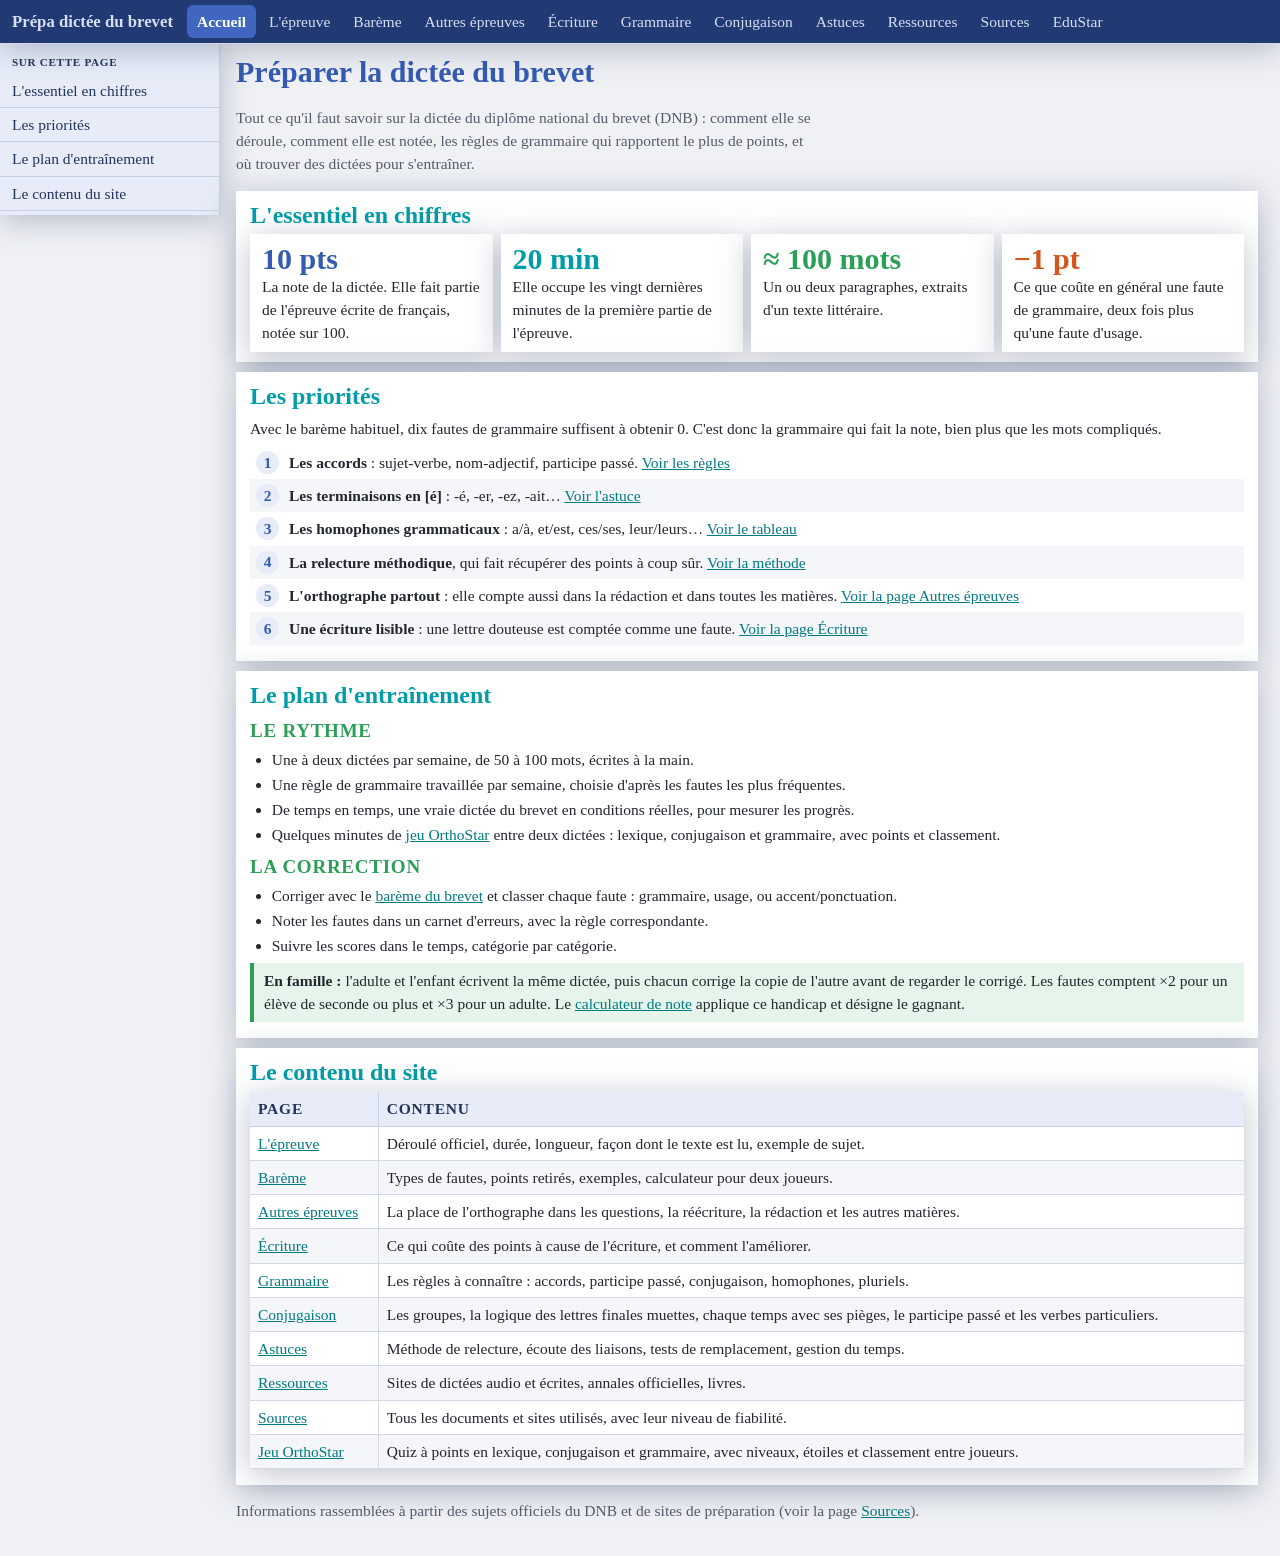
<file: index.html>
<!doctype html>
<html lang="fr">
<head>
<meta charset="utf-8">
<meta name="viewport" content="width=device-width, initial-scale=1">
<title>Prépa dictée du brevet</title>
<link rel="stylesheet" href="style.css">
</head>
<body>
<nav class="nav">
  <a class="brand" href="index.html">Prépa dictée du brevet</a>
  <ul>
    <li><a class="item on" href="index.html">Accueil</a></li>
    <li><a class="item" href="epreuve.html">L'épreuve</a></li>
    <li><a class="item" href="bareme.html">Barème</a></li>
    <li><a class="item" href="orthographe.html">Autres épreuves</a></li>
    <li><a class="item" href="ecriture.html">Écriture</a></li>
    <li><a class="item" href="grammaire.html">Grammaire</a></li>
    <li><a class="item" href="conjugaison.html">Conjugaison</a></li>
    <li><a class="item" href="astuces.html">Astuces</a></li>
    <li><a class="item" href="ressources.html">Ressources</a></li>
    <li><a class="item" href="sources.html">Sources</a></li>
    <li><a class="item" href="../edustar/index.html">EduStar</a></li>
  </ul>
</nav>
<div class="layout">
<aside class="side">
  <div class="side-label">Sur cette page</div>
  <a href="#chiffres">L'essentiel en chiffres</a>
  <a href="#priorites">Les priorités</a>
  <a href="#plan">Le plan d'entraînement</a>
  <a href="#site">Le contenu du site</a>
</aside>
<main>
  <h1>Préparer la dictée du brevet</h1>
  <p class="lead">Tout ce qu'il faut savoir sur la dictée du diplôme national du brevet (DNB) : comment elle se déroule, comment elle est notée, les règles de grammaire qui rapportent le plus de points, et où trouver des dictées pour s'entraîner.</p>

  <section class="card" id="chiffres">
    <h2>L'essentiel en chiffres</h2>
    <div class="grid">
      <div class="card stat"><div class="big">10 pts</div>La note de la dictée. Elle fait partie de l'épreuve écrite de français, notée sur 100.</div>
      <div class="card stat"><div class="big">20 min</div>Elle occupe les vingt dernières minutes de la première partie de l'épreuve.</div>
      <div class="card stat"><div class="big">≈ 100 mots</div>Un ou deux paragraphes, extraits d'un texte littéraire.</div>
      <div class="card stat"><div class="big">−1 pt</div>Ce que coûte en général une faute de grammaire, deux fois plus qu'une faute d'usage.</div>
    </div>
  </section>

  <section class="card" id="priorites">
    <h2>Les priorités</h2>
    <p>Avec le barème habituel, dix fautes de grammaire suffisent à obtenir 0. C'est donc la grammaire qui fait la note, bien plus que les mots compliqués.</p>
    <ol class="steps">
      <li><div><strong>Les accords</strong> : sujet-verbe, nom-adjectif, participe passé. <a href="grammaire.html#accords">Voir les règles</a></div></li>
      <li><div><strong>Les terminaisons en [é]</strong> : -é, -er, -ez, -ait… <a href="grammaire.html#e-er">Voir l'astuce</a></div></li>
      <li><div><strong>Les homophones grammaticaux</strong> : a/à, et/est, ces/ses, leur/leurs… <a href="grammaire.html#homophones">Voir le tableau</a></div></li>
      <li><div><strong>La relecture méthodique</strong>, qui fait récupérer des points à coup sûr. <a href="astuces.html#relecture">Voir la méthode</a></div></li>
      <li><div><strong>L'orthographe partout</strong> : elle compte aussi dans la rédaction et dans toutes les matières. <a href="orthographe.html">Voir la page Autres épreuves</a></div></li>
      <li><div><strong>Une écriture lisible</strong> : une lettre douteuse est comptée comme une faute. <a href="ecriture.html">Voir la page Écriture</a></div></li>
    </ol>
  </section>

  <section class="card" id="plan">
    <h2>Le plan d'entraînement</h2>
    <h3>Le rythme</h3>
    <ul>
      <li>Une à deux dictées par semaine, de 50 à 100 mots, écrites à la main.</li>
      <li>Une règle de grammaire travaillée par semaine, choisie d'après les fautes les plus fréquentes.</li>
      <li>De temps en temps, une vraie dictée du brevet en conditions réelles, pour mesurer les progrès.</li>
      <li>Quelques minutes de <a href="../orthostar/index.html">jeu OrthoStar</a> entre deux dictées : lexique, conjugaison et grammaire, avec points et classement.</li>
    </ul>
    <h3>La correction</h3>
    <ul>
      <li>Corriger avec le <a href="bareme.html">barème du brevet</a> et classer chaque faute : grammaire, usage, ou accent/ponctuation.</li>
      <li>Noter les fautes dans un carnet d'erreurs, avec la règle correspondante.</li>
      <li>Suivre les scores dans le temps, catégorie par catégorie.</li>
    </ul>
    <div class="tip"><strong>En famille :</strong> l'adulte et l'enfant écrivent la même dictée, puis chacun corrige la copie de l'autre avant de regarder le corrigé. Les fautes comptent ×2 pour un élève de seconde ou plus et ×3 pour un adulte. Le <a href="bareme.html#calcul">calculateur de note</a> applique ce handicap et désigne le gagnant.</div>
  </section>

  <section class="card" id="site">
    <h2>Le contenu du site</h2>
    <div class="tablewrap"><table>
      <thead><tr><th>Page</th><th>Contenu</th></tr></thead>
      <tbody>
        <tr><td><a href="epreuve.html">L'épreuve</a></td><td>Déroulé officiel, durée, longueur, façon dont le texte est lu, exemple de sujet.</td></tr>
        <tr><td><a href="bareme.html">Barème</a></td><td>Types de fautes, points retirés, exemples, calculateur pour deux joueurs.</td></tr>
        <tr><td><a href="orthographe.html">Autres épreuves</a></td><td>La place de l'orthographe dans les questions, la réécriture, la rédaction et les autres matières.</td></tr>
        <tr><td><a href="ecriture.html">Écriture</a></td><td>Ce qui coûte des points à cause de l'écriture, et comment l'améliorer.</td></tr>
        <tr><td><a href="grammaire.html">Grammaire</a></td><td>Les règles à connaître : accords, participe passé, conjugaison, homophones, pluriels.</td></tr>
        <tr><td><a href="conjugaison.html">Conjugaison</a></td><td>Les groupes, la logique des lettres finales muettes, chaque temps avec ses pièges, le participe passé et les verbes particuliers.</td></tr>
        <tr><td><a href="astuces.html">Astuces</a></td><td>Méthode de relecture, écoute des liaisons, tests de remplacement, gestion du temps.</td></tr>
        <tr><td><a href="ressources.html">Ressources</a></td><td>Sites de dictées audio et écrites, annales officielles, livres.</td></tr>
        <tr><td><a href="sources.html">Sources</a></td><td>Tous les documents et sites utilisés, avec leur niveau de fiabilité.</td></tr>
        <tr><td><a href="../orthostar/index.html">Jeu OrthoStar</a></td><td>Quiz à points en lexique, conjugaison et grammaire, avec niveaux, étoiles et classement entre joueurs.</td></tr>
      </tbody>
    </table></div>
  </section>
  <footer>Informations rassemblées à partir des sujets officiels du DNB et de sites de préparation (voir la page <a href="sources.html">Sources</a>).</footer>
</main>
</div>
</body>
</html>
</file>
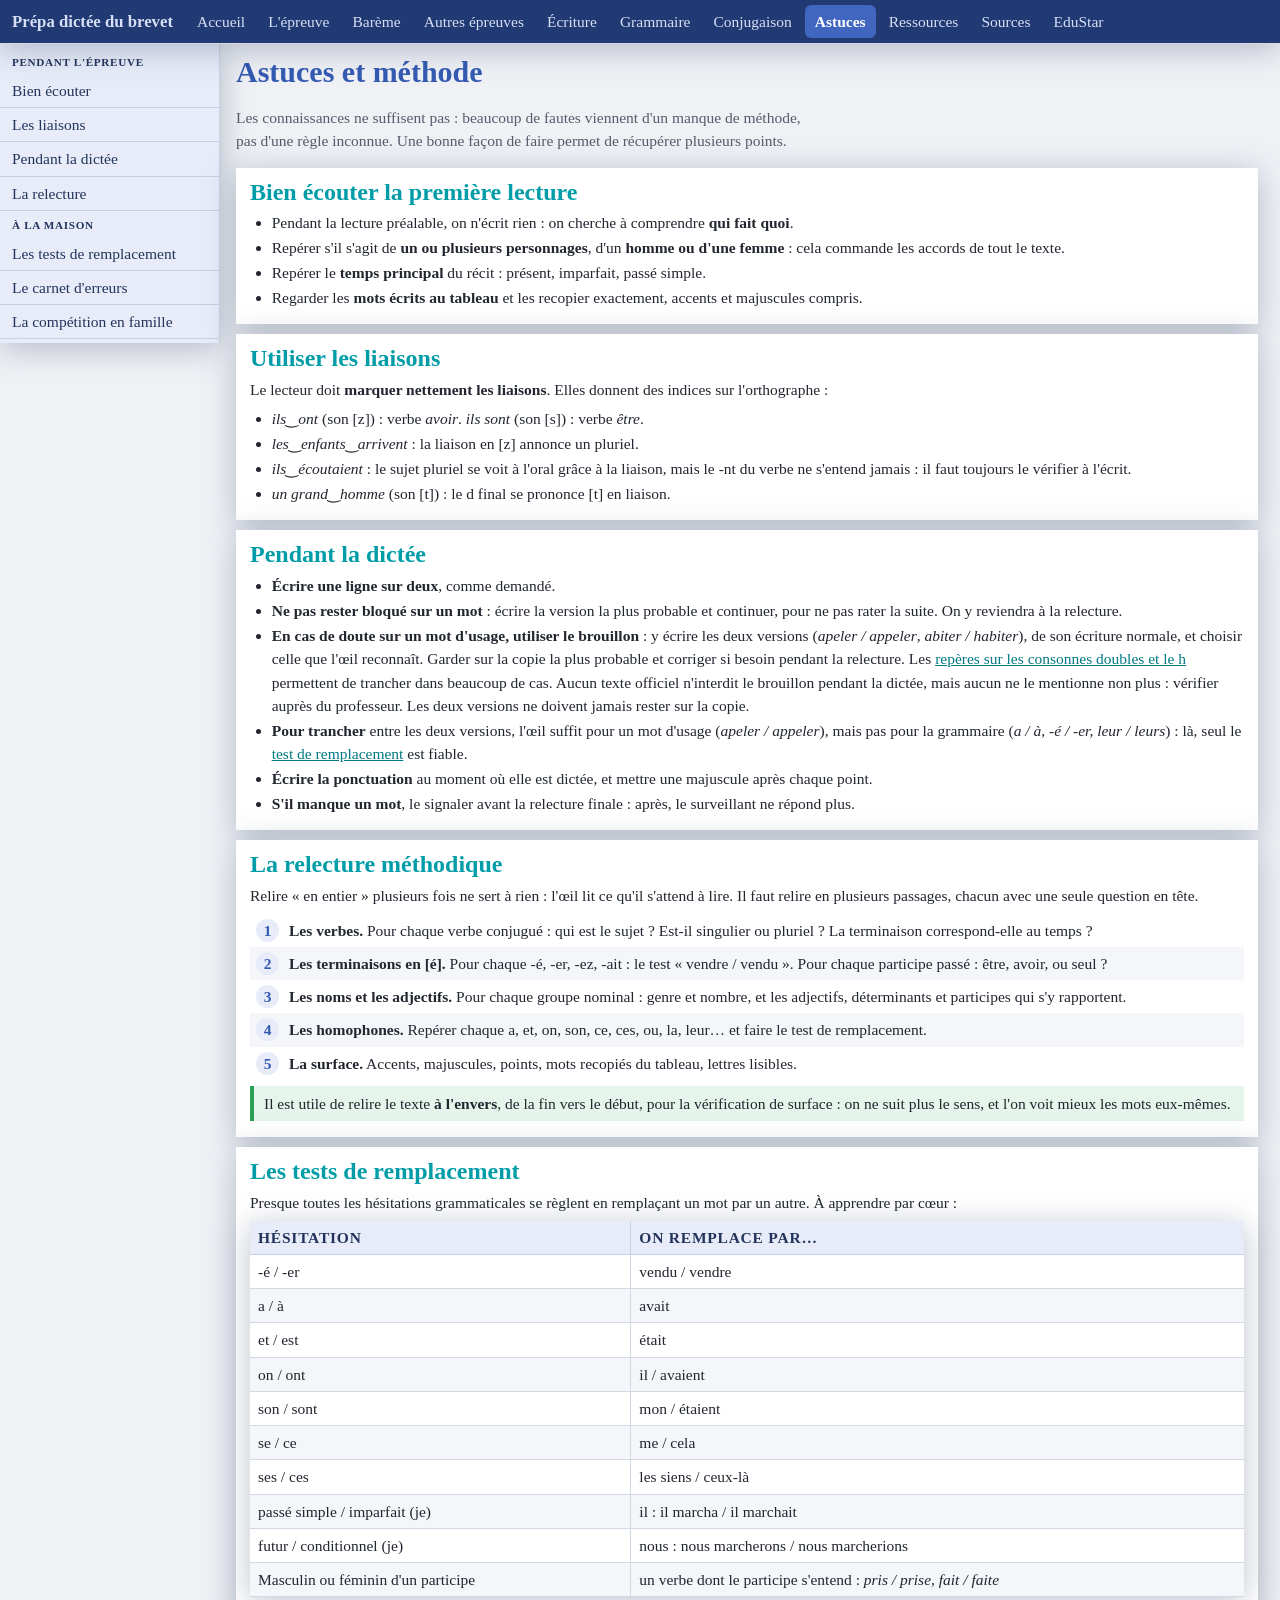
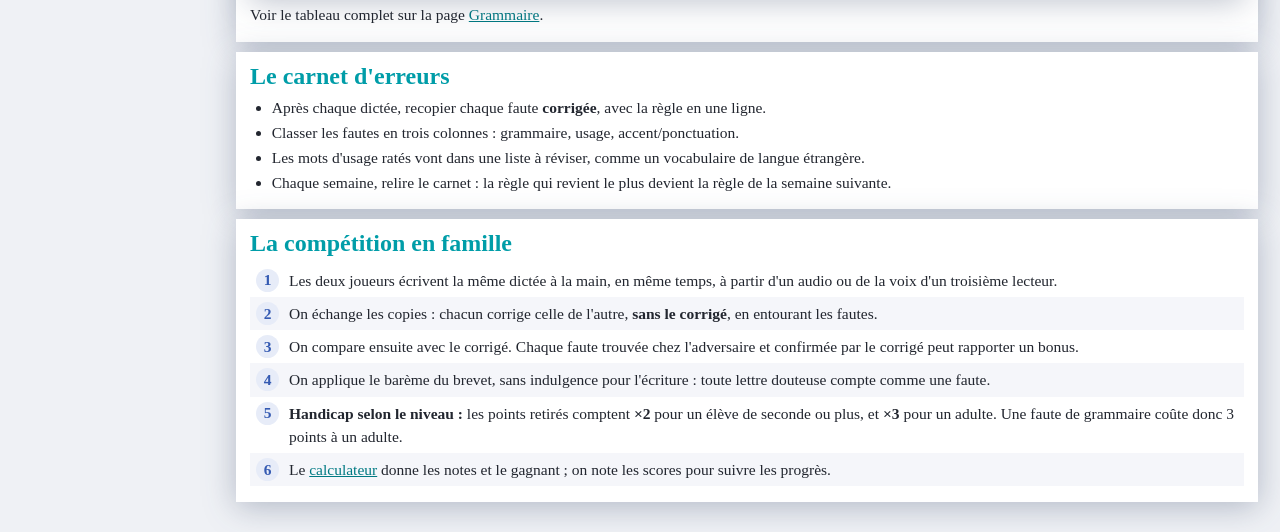
<file: astuces.html>
<!doctype html>
<html lang="fr">
<head>
<meta charset="utf-8">
<meta name="viewport" content="width=device-width, initial-scale=1">
<title>Astuces et méthode</title>
<link rel="stylesheet" href="style.css">
</head>
<body>
<nav class="nav">
  <a class="brand" href="index.html">Prépa dictée du brevet</a>
  <ul>
    <li><a class="item" href="index.html">Accueil</a></li>
    <li><a class="item" href="epreuve.html">L'épreuve</a></li>
    <li><a class="item" href="bareme.html">Barème</a></li>
    <li><a class="item" href="orthographe.html">Autres épreuves</a></li>
    <li><a class="item" href="ecriture.html">Écriture</a></li>
    <li><a class="item" href="grammaire.html">Grammaire</a></li>
    <li><a class="item" href="conjugaison.html">Conjugaison</a></li>
    <li><a class="item on" href="astuces.html">Astuces</a></li>
    <li><a class="item" href="ressources.html">Ressources</a></li>
    <li><a class="item" href="sources.html">Sources</a></li>
    <li><a class="item" href="../edustar/index.html">EduStar</a></li>
  </ul>
</nav>
<div class="layout">
<aside class="side">
  <div class="side-label">Pendant l'épreuve</div>
  <a href="#ecoute">Bien écouter</a>
  <a href="#liaisons">Les liaisons</a>
  <a href="#ecrire">Pendant la dictée</a>
  <a href="#relecture">La relecture</a>
  <div class="side-label">À la maison</div>
  <a href="#remplacement">Les tests de remplacement</a>
  <a href="#carnet">Le carnet d'erreurs</a>
  <a href="#famille">La compétition en famille</a>
</aside>
<main>
  <h1>Astuces et méthode</h1>
  <p class="lead">Les connaissances ne suffisent pas : beaucoup de fautes viennent d'un manque de méthode, pas d'une règle inconnue. Une bonne façon de faire permet de récupérer plusieurs points.</p>

  <section class="card" id="ecoute">
    <h2>Bien écouter la première lecture</h2>
    <ul>
      <li>Pendant la lecture préalable, on n'écrit rien : on cherche à comprendre <strong>qui fait quoi</strong>.</li>
      <li>Repérer s'il s'agit de <strong>un ou plusieurs personnages</strong>, d'un <strong>homme ou d'une femme</strong> : cela commande les accords de tout le texte.</li>
      <li>Repérer le <strong>temps principal</strong> du récit : présent, imparfait, passé simple.</li>
      <li>Regarder les <strong>mots écrits au tableau</strong> et les recopier exactement, accents et majuscules compris.</li>
    </ul>
  </section>

  <section class="card" id="liaisons">
    <h2>Utiliser les liaisons</h2>
    <p>Le lecteur doit <strong>marquer nettement les liaisons</strong>. Elles donnent des indices sur l'orthographe :</p>
    <ul>
      <li><span class="ex">ils‿ont</span> (son [z]) : verbe <em>avoir</em>. <span class="ex">ils sont</span> (son [s]) : verbe <em>être</em>.</li>
      <li><span class="ex">les‿enfants‿arrivent</span> : la liaison en [z] annonce un pluriel.</li>
      <li><span class="ex">ils‿écoutaient</span> : le sujet pluriel se voit à l'oral grâce à la liaison, mais le -nt du verbe ne s'entend jamais : il faut toujours le vérifier à l'écrit.</li>
      <li><span class="ex">un grand‿homme</span> (son [t]) : le d final se prononce [t] en liaison.</li>
    </ul>
  </section>

  <section class="card" id="ecrire">
    <h2>Pendant la dictée</h2>
    <ul>
      <li><strong>Écrire une ligne sur deux</strong>, comme demandé.</li>
      <li><strong>Ne pas rester bloqué sur un mot</strong> : écrire la version la plus probable et continuer, pour ne pas rater la suite. On y reviendra à la relecture.</li>
      <li><strong>En cas de doute sur un mot d'usage, utiliser le brouillon</strong> : y écrire les deux versions (<em>apeler / appeler</em>, <em>abiter / habiter</em>), de son écriture normale, et choisir celle que l'œil reconnaît. Garder sur la copie la plus probable et corriger si besoin pendant la relecture. Les <a href="grammaire.html#doubles">repères sur les consonnes doubles et le h</a> permettent de trancher dans beaucoup de cas. Aucun texte officiel n'interdit le brouillon pendant la dictée, mais aucun ne le mentionne non plus : vérifier auprès du professeur. Les deux versions ne doivent jamais rester sur la copie.</li>
      <li><strong>Pour trancher</strong> entre les deux versions, l'œil suffit pour un mot d'usage (<em>apeler / appeler</em>), mais pas pour la grammaire (<em>a / à, -é / -er, leur / leurs</em>) : là, seul le <a href="#remplacement">test de remplacement</a> est fiable.</li>
      <li><strong>Écrire la ponctuation</strong> au moment où elle est dictée, et mettre une majuscule après chaque point.</li>
      <li><strong>S'il manque un mot</strong>, le signaler avant la relecture finale : après, le surveillant ne répond plus.</li>
    </ul>
  </section>

  <section class="card" id="relecture">
    <h2>La relecture méthodique</h2>
    <p>Relire « en entier » plusieurs fois ne sert à rien : l'œil lit ce qu'il s'attend à lire. Il faut relire en plusieurs passages, chacun avec une seule question en tête.</p>
    <ol class="steps">
      <li><div><strong>Les verbes.</strong> Pour chaque verbe conjugué : qui est le sujet ? Est-il singulier ou pluriel ? La terminaison correspond-elle au temps ?</div></li>
      <li><div><strong>Les terminaisons en [é].</strong> Pour chaque -é, -er, -ez, -ait : le test « vendre / vendu ». Pour chaque participe passé : être, avoir, ou seul ?</div></li>
      <li><div><strong>Les noms et les adjectifs.</strong> Pour chaque groupe nominal : genre et nombre, et les adjectifs, déterminants et participes qui s'y rapportent.</div></li>
      <li><div><strong>Les homophones.</strong> Repérer chaque a, et, on, son, ce, ces, ou, la, leur… et faire le test de remplacement.</div></li>
      <li><div><strong>La surface.</strong> Accents, majuscules, points, mots recopiés du tableau, lettres lisibles.</div></li>
    </ol>
    <div class="tip">Il est utile de relire le texte <strong>à l'envers</strong>, de la fin vers le début, pour la vérification de surface : on ne suit plus le sens, et l'on voit mieux les mots eux-mêmes.</div>
  </section>

  <section class="card" id="remplacement">
    <h2>Les tests de remplacement</h2>
    <p>Presque toutes les hésitations grammaticales se règlent en remplaçant un mot par un autre. À apprendre par cœur :</p>
    <div class="tablewrap"><table>
      <thead><tr><th>Hésitation</th><th>On remplace par…</th></tr></thead>
      <tbody>
        <tr><td>-é / -er</td><td>vendu / vendre</td></tr>
        <tr><td>a / à</td><td>avait</td></tr>
        <tr><td>et / est</td><td>était</td></tr>
        <tr><td>on / ont</td><td>il / avaient</td></tr>
        <tr><td>son / sont</td><td>mon / étaient</td></tr>
        <tr><td>se / ce</td><td>me / cela</td></tr>
        <tr><td>ses / ces</td><td>les siens / ceux-là</td></tr>
        <tr><td>passé simple / imparfait (je)</td><td>il : il marcha / il marchait</td></tr>
        <tr><td>futur / conditionnel (je)</td><td>nous : nous marcherons / nous marcherions</td></tr>
        <tr><td>Masculin ou féminin d'un participe</td><td>un verbe dont le participe s'entend : <em>pris / prise, fait / faite</em></td></tr>
      </tbody>
    </table></div>
    <p>Voir le tableau complet sur la page <a href="grammaire.html#homophones">Grammaire</a>.</p>
  </section>

  <section class="card" id="carnet">
    <h2>Le carnet d'erreurs</h2>
    <ul>
      <li>Après chaque dictée, recopier chaque faute <strong>corrigée</strong>, avec la règle en une ligne.</li>
      <li>Classer les fautes en trois colonnes : grammaire, usage, accent/ponctuation.</li>
      <li>Les mots d'usage ratés vont dans une liste à réviser, comme un vocabulaire de langue étrangère.</li>
      <li>Chaque semaine, relire le carnet : la règle qui revient le plus devient la règle de la semaine suivante.</li>
    </ul>
  </section>

  <section class="card" id="famille">
    <h2>La compétition en famille</h2>
    <ol class="steps">
      <li><div>Les deux joueurs écrivent la même dictée à la main, en même temps, à partir d'un audio ou de la voix d'un troisième lecteur.</div></li>
      <li><div>On échange les copies : chacun corrige celle de l'autre, <strong>sans le corrigé</strong>, en entourant les fautes.</div></li>
      <li><div>On compare ensuite avec le corrigé. Chaque faute trouvée chez l'adversaire et confirmée par le corrigé peut rapporter un bonus.</div></li>
      <li><div>On applique le barème du brevet, sans indulgence pour l'écriture : toute lettre douteuse compte comme une faute.</div></li>
      <li><div><strong>Handicap selon le niveau :</strong> les points retirés comptent <strong>×2</strong> pour un élève de seconde ou plus, et <strong>×3</strong> pour un adulte. Une faute de grammaire coûte donc 3 points à un adulte.</div></li>
      <li><div>Le <a href="bareme.html#calcul">calculateur</a> donne les notes et le gagnant ; on note les scores pour suivre les progrès.</div></li>
    </ol>
  </section>
</main>
</div>
</body>
</html>
</file>
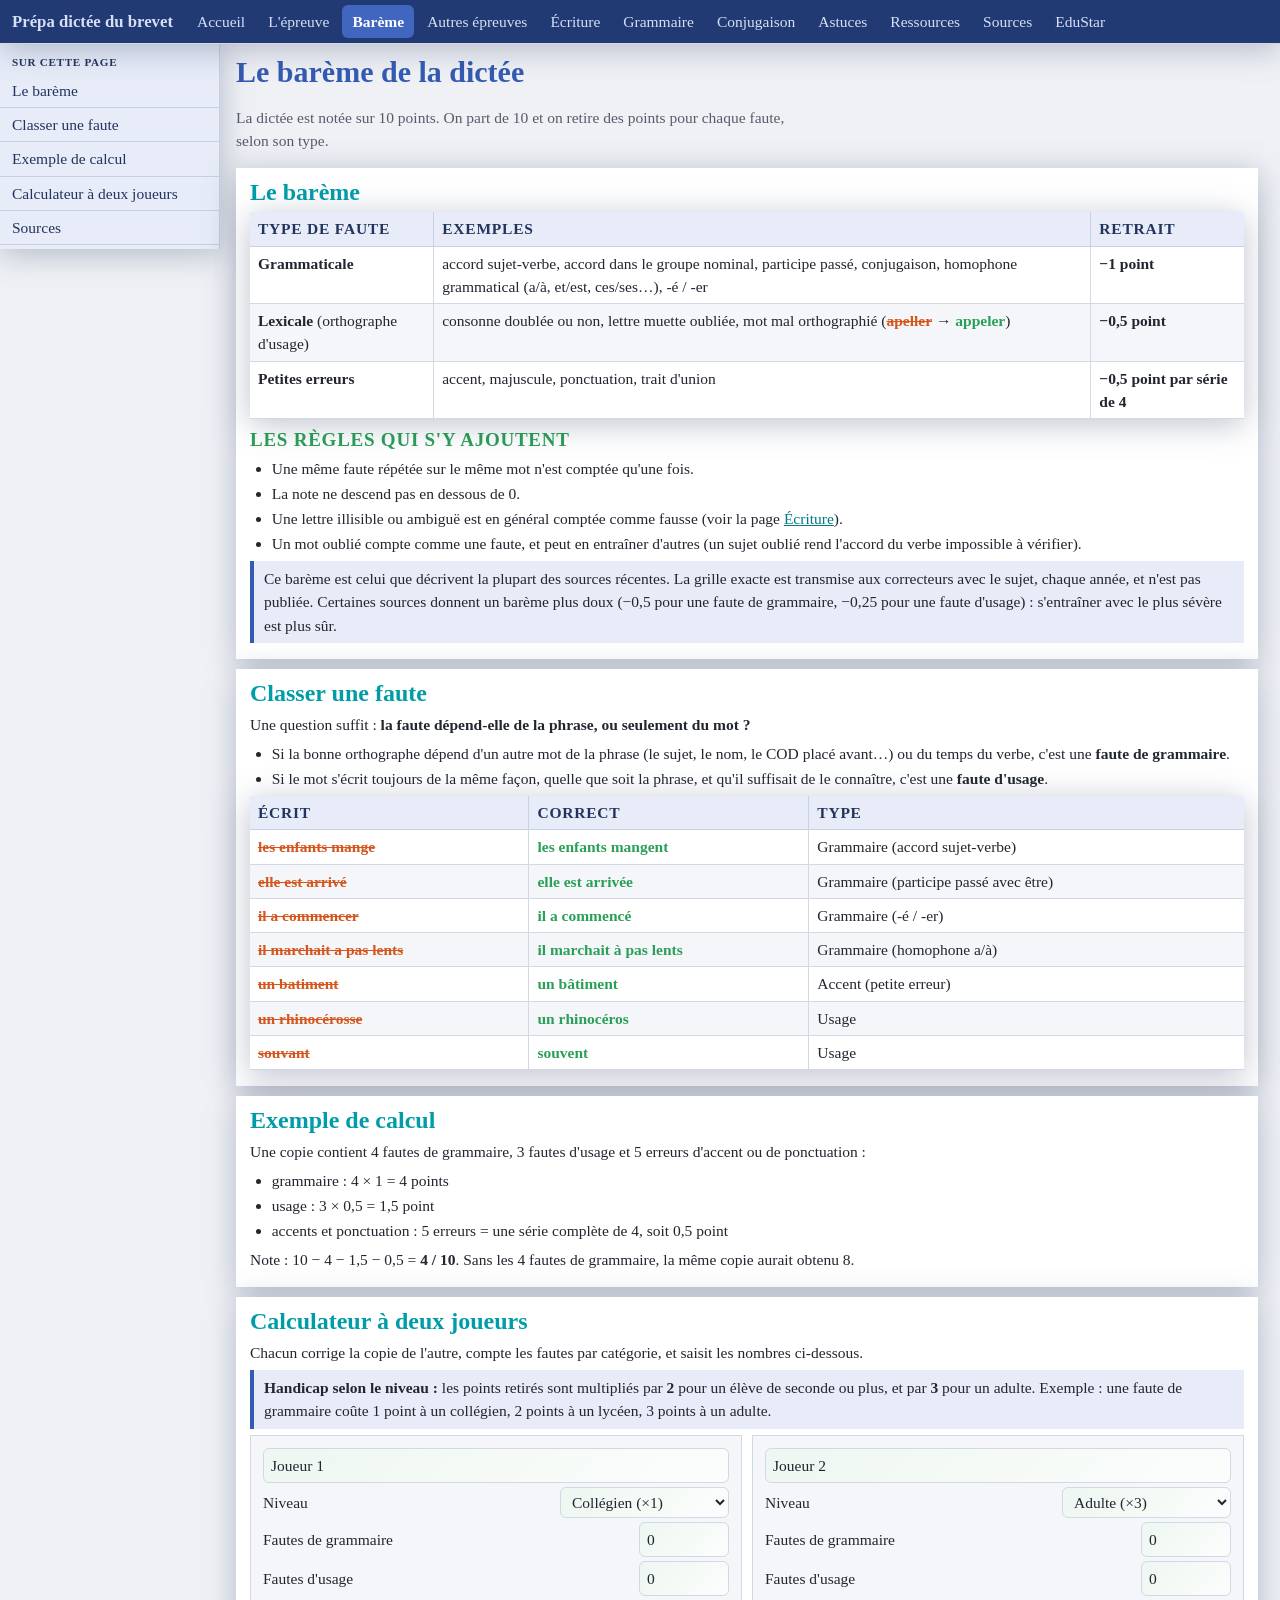
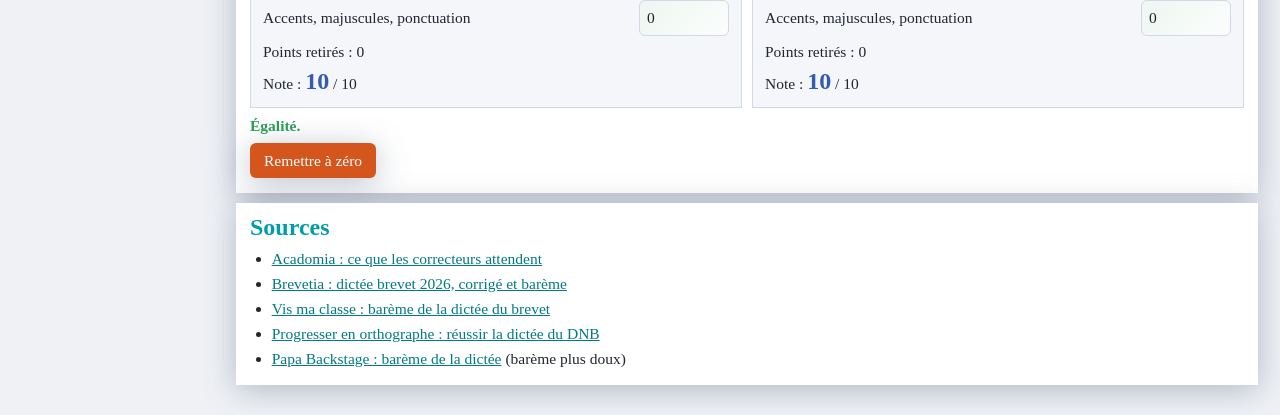
<file: bareme.html>
<!doctype html>
<html lang="fr">
<head>
<meta charset="utf-8">
<meta name="viewport" content="width=device-width, initial-scale=1">
<title>Barème de la dictée</title>
<link rel="stylesheet" href="style.css">
</head>
<body>
<nav class="nav">
  <a class="brand" href="index.html">Prépa dictée du brevet</a>
  <ul>
    <li><a class="item" href="index.html">Accueil</a></li>
    <li><a class="item" href="epreuve.html">L'épreuve</a></li>
    <li><a class="item on" href="bareme.html">Barème</a></li>
    <li><a class="item" href="orthographe.html">Autres épreuves</a></li>
    <li><a class="item" href="ecriture.html">Écriture</a></li>
    <li><a class="item" href="grammaire.html">Grammaire</a></li>
    <li><a class="item" href="conjugaison.html">Conjugaison</a></li>
    <li><a class="item" href="astuces.html">Astuces</a></li>
    <li><a class="item" href="ressources.html">Ressources</a></li>
    <li><a class="item" href="sources.html">Sources</a></li>
    <li><a class="item" href="../edustar/index.html">EduStar</a></li>
  </ul>
</nav>
<div class="layout">
<aside class="side">
  <div class="side-label">Sur cette page</div>
  <a href="#bareme">Le barème</a>
  <a href="#classer">Classer une faute</a>
  <a href="#exemple">Exemple de calcul</a>
  <a href="#calcul">Calculateur à deux joueurs</a>
  <a href="#sources">Sources</a>
</aside>
<main>
  <h1>Le barème de la dictée</h1>
  <p class="lead">La dictée est notée sur 10 points. On part de 10 et on retire des points pour chaque faute, selon son type.</p>

  <section class="card" id="bareme">
    <h2>Le barème</h2>
    <div class="tablewrap"><table>
      <thead><tr><th>Type de faute</th><th>Exemples</th><th>Retrait</th></tr></thead>
      <tbody>
        <tr><td><strong>Grammaticale</strong></td><td>accord sujet-verbe, accord dans le groupe nominal, participe passé, conjugaison, homophone grammatical (a/à, et/est, ces/ses…), -é / -er</td><td><strong>−1 point</strong></td></tr>
        <tr><td><strong>Lexicale</strong> (orthographe d'usage)</td><td>consonne doublée ou non, lettre muette oubliée, mot mal orthographié (<span class="ko">apeller</span> → <span class="ok">appeler</span>)</td><td><strong>−0,5 point</strong></td></tr>
        <tr><td><strong>Petites erreurs</strong></td><td>accent, majuscule, ponctuation, trait d'union</td><td><strong>−0,5 point par série de 4</strong></td></tr>
      </tbody>
    </table></div>
    <h3>Les règles qui s'y ajoutent</h3>
    <ul>
      <li>Une même faute répétée sur le même mot n'est comptée qu'une fois.</li>
      <li>La note ne descend pas en dessous de 0.</li>
      <li>Une lettre illisible ou ambiguë est en général comptée comme fausse (voir la page <a href="ecriture.html">Écriture</a>).</li>
      <li>Un mot oublié compte comme une faute, et peut en entraîner d'autres (un sujet oublié rend l'accord du verbe impossible à vérifier).</li>
    </ul>
    <div class="info">Ce barème est celui que décrivent la plupart des sources récentes. La grille exacte est transmise aux correcteurs avec le sujet, chaque année, et n'est pas publiée. Certaines sources donnent un barème plus doux (−0,5 pour une faute de grammaire, −0,25 pour une faute d'usage) : s'entraîner avec le plus sévère est plus sûr.</div>
  </section>

  <section class="card" id="classer">
    <h2>Classer une faute</h2>
    <p>Une question suffit : <strong>la faute dépend-elle de la phrase, ou seulement du mot ?</strong></p>
    <ul>
      <li>Si la bonne orthographe dépend d'un autre mot de la phrase (le sujet, le nom, le COD placé avant…) ou du temps du verbe, c'est une <strong>faute de grammaire</strong>.</li>
      <li>Si le mot s'écrit toujours de la même façon, quelle que soit la phrase, et qu'il suffisait de le connaître, c'est une <strong>faute d'usage</strong>.</li>
    </ul>
    <div class="tablewrap"><table>
      <thead><tr><th>Écrit</th><th>Correct</th><th>Type</th></tr></thead>
      <tbody>
        <tr><td><span class="ko">les enfants mange</span></td><td><span class="ok">les enfants mangent</span></td><td>Grammaire (accord sujet-verbe)</td></tr>
        <tr><td><span class="ko">elle est arrivé</span></td><td><span class="ok">elle est arrivée</span></td><td>Grammaire (participe passé avec être)</td></tr>
        <tr><td><span class="ko">il a commencer</span></td><td><span class="ok">il a commencé</span></td><td>Grammaire (-é / -er)</td></tr>
        <tr><td><span class="ko">il marchait a pas lents</span></td><td><span class="ok">il marchait à pas lents</span></td><td>Grammaire (homophone a/à)</td></tr>
        <tr><td><span class="ko">un batiment</span></td><td><span class="ok">un bâtiment</span></td><td>Accent (petite erreur)</td></tr>
        <tr><td><span class="ko">un rhinocérosse</span></td><td><span class="ok">un rhinocéros</span></td><td>Usage</td></tr>
        <tr><td><span class="ko">souvant</span></td><td><span class="ok">souvent</span></td><td>Usage</td></tr>
      </tbody>
    </table></div>
  </section>

  <section class="card" id="exemple">
    <h2>Exemple de calcul</h2>
    <p>Une copie contient 4 fautes de grammaire, 3 fautes d'usage et 5 erreurs d'accent ou de ponctuation :</p>
    <ul>
      <li>grammaire : 4 × 1 = 4 points</li>
      <li>usage : 3 × 0,5 = 1,5 point</li>
      <li>accents et ponctuation : 5 erreurs = une série complète de 4, soit 0,5 point</li>
    </ul>
    <p>Note : 10 − 4 − 1,5 − 0,5 = <strong>4 / 10</strong>. Sans les 4 fautes de grammaire, la même copie aurait obtenu 8.</p>
  </section>

  <section class="card" id="calcul">
    <h2>Calculateur à deux joueurs</h2>
    <p>Chacun corrige la copie de l'autre, compte les fautes par catégorie, et saisit les nombres ci-dessous.</p>
    <div class="info"><strong>Handicap selon le niveau :</strong> les points retirés sont multipliés par <strong>2</strong> pour un élève de seconde ou plus, et par <strong>3</strong> pour un adulte. Exemple : une faute de grammaire coûte 1 point à un collégien, 2 points à un lycéen, 3 points à un adulte.</div>
    <div class="calc">
      <div class="player" data-p="1">
        <label><input class="name" value="Joueur 1" aria-label="Nom du joueur 1"></label>
        <label>Niveau <select data-k="m" aria-label="Niveau du joueur 1">
          <option value="1" selected>Collégien (×1)</option>
          <option value="2">Seconde ou plus (×2)</option>
          <option value="3">Adulte (×3)</option>
        </select></label>
        <label>Fautes de grammaire <input type="number" min="0" value="0" data-k="g"></label>
        <label>Fautes d'usage <input type="number" min="0" value="0" data-k="l"></label>
        <label>Accents, majuscules, ponctuation <input type="number" min="0" value="0" data-k="p"></label>
        <div>Points retirés : <span class="retrait">0</span></div>
        <div>Note : <span class="score">10</span> / 10</div>
      </div>
      <div class="player" data-p="2">
        <label><input class="name" value="Joueur 2" aria-label="Nom du joueur 2"></label>
        <label>Niveau <select data-k="m" aria-label="Niveau du joueur 2">
          <option value="1">Collégien (×1)</option>
          <option value="2">Seconde ou plus (×2)</option>
          <option value="3" selected>Adulte (×3)</option>
        </select></label>
        <label>Fautes de grammaire <input type="number" min="0" value="0" data-k="g"></label>
        <label>Fautes d'usage <input type="number" min="0" value="0" data-k="l"></label>
        <label>Accents, majuscules, ponctuation <input type="number" min="0" value="0" data-k="p"></label>
        <div>Points retirés : <span class="retrait">0</span></div>
        <div>Note : <span class="score">10</span> / 10</div>
      </div>
    </div>
    <div class="winner" id="winner">Égalité.</div>
    <p><button class="btn reset" id="reset" type="button">Remettre à zéro</button></p>
  </section>

  <section class="card" id="sources">
    <h2>Sources</h2>
    <ul>
      <li><a href="https://www.acadomia.fr/actualite/dictee-brevet-preparation-attentes-correcteurs/">Acadomia : ce que les correcteurs attendent</a></li>
      <li><a href="https://brevetia.fr/dictee-brevet/2026/">Brevetia : dictée brevet 2026, corrigé et barème</a></li>
      <li><a href="https://vis-ma-classe.fr/blog/bareme-dictee-brevet-fautes-prioritaires/">Vis ma classe : barème de la dictée du brevet</a></li>
      <li><a href="https://www.progresser-en-orthographe.com/reussir-la-dictee-au-dnb-cest-facile/">Progresser en orthographe : réussir la dictée du DNB</a></li>
      <li><a href="https://www.papa-backstage.fr/bareme-dictee-brevet/">Papa Backstage : barème de la dictée</a> (barème plus doux)</li>
    </ul>
  </section>
</main>
</div>
<script>
(function(){
  var players = document.querySelectorAll('.player');
  function num(el){ var v = parseInt(el.value, 10); return isNaN(v) || v < 0 ? 0 : v; }
  function noteOf(p){
    var g = num(p.querySelector('[data-k=g]')), l = num(p.querySelector('[data-k=l]')), q = num(p.querySelector('[data-k=p]'));
    var m = parseInt(p.querySelector('[data-k=m]').value, 10) || 1;
    var retrait = m * (g + 0.5 * l + 0.5 * Math.floor(q / 4));
    p.querySelector('.retrait').textContent = fmt(retrait);
    return Math.max(0, 10 - retrait);
  }
  function fmt(n){ return String(n).replace('.', ','); }
  function update(){
    var notes = [];
    players.forEach(function(p){ var n = noteOf(p); notes.push(n); p.querySelector('.score').textContent = fmt(n); });
    var names = Array.prototype.map.call(players, function(p){ return p.querySelector('.name').value || 'Joueur'; });
    var w = document.getElementById('winner');
    if (notes[0] === notes[1]) w.textContent = 'Égalité.';
    else { var i = notes[0] > notes[1] ? 0 : 1; w.textContent = names[i] + ' gagne de ' + fmt(Math.abs(notes[0] - notes[1])) + ' point(s).'; }
  }
  document.querySelectorAll('.player input, .player select').forEach(function(i){ i.addEventListener('input', update); });
  document.getElementById('reset').addEventListener('click', function(){
    document.querySelectorAll('.player input[type=number]').forEach(function(i){ i.value = 0; });
    update();
  });
  update();
})();
</script>
</body>
</html>
</file>
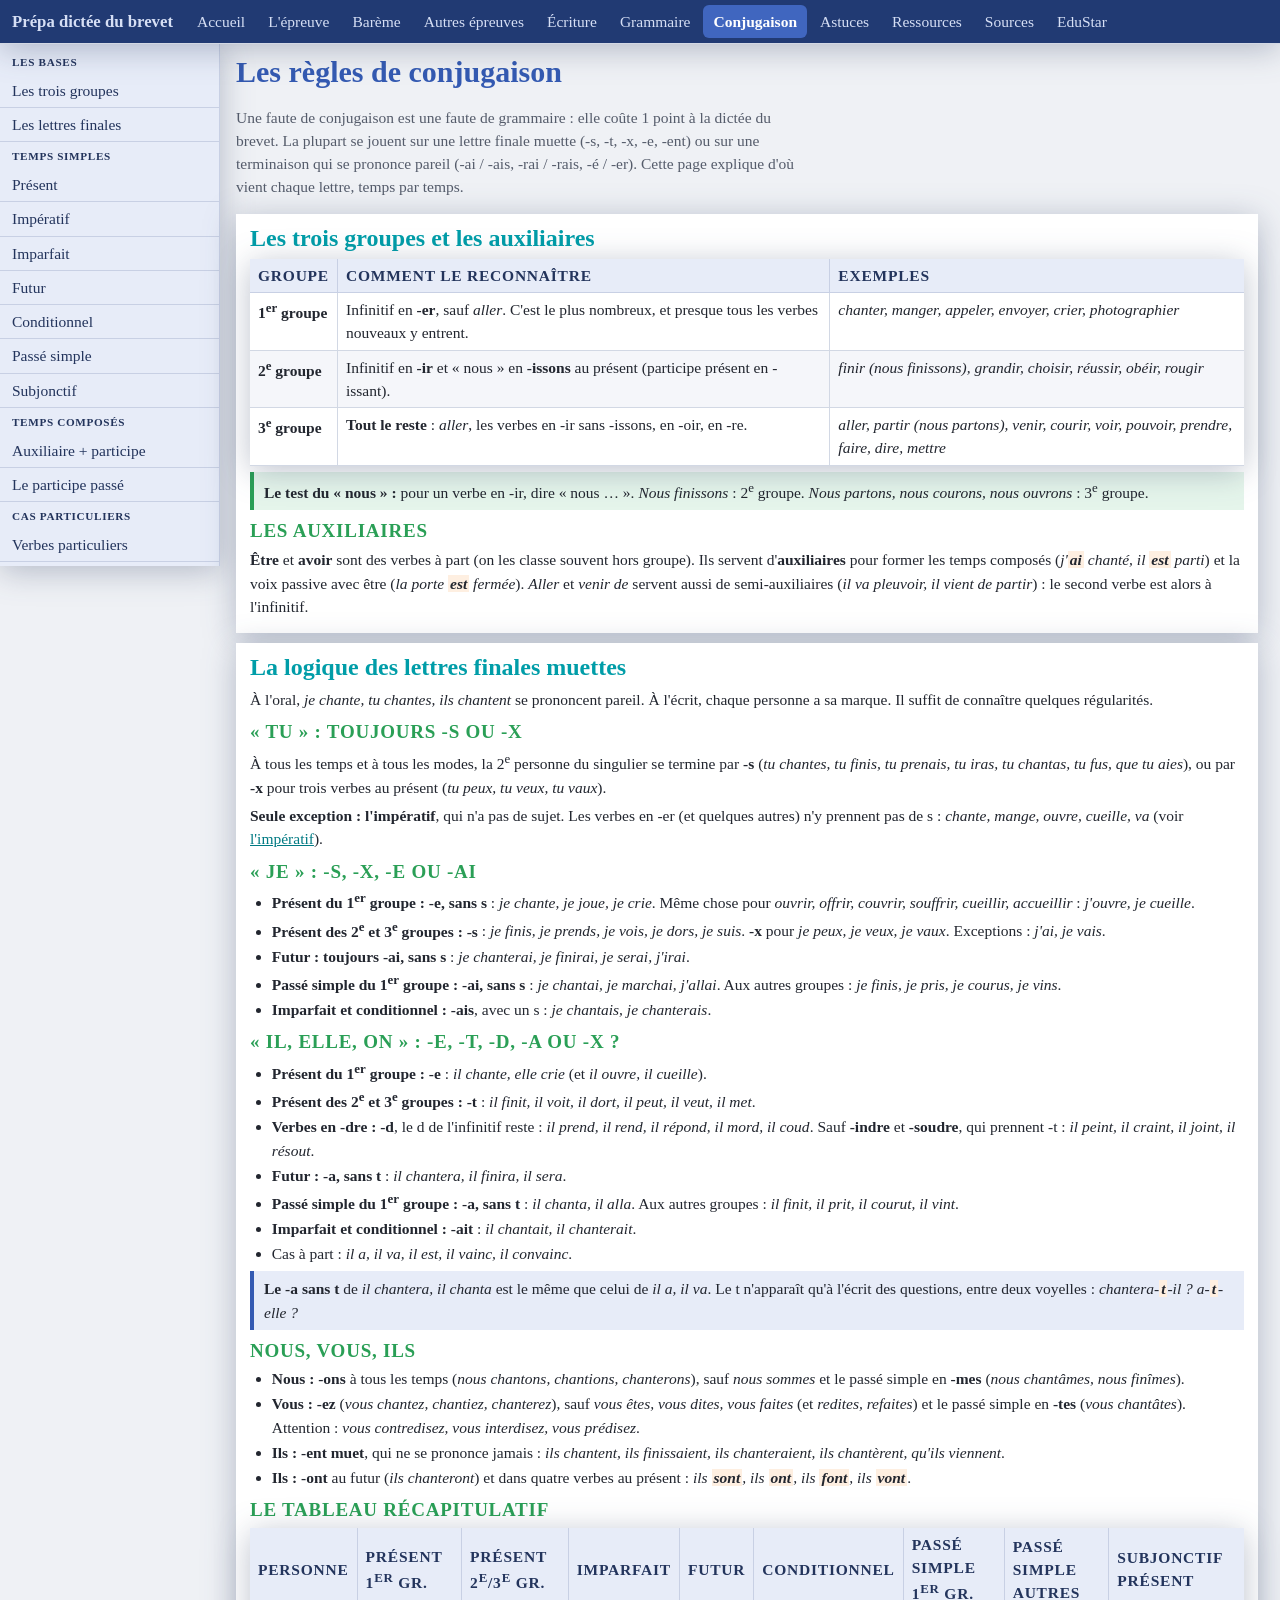
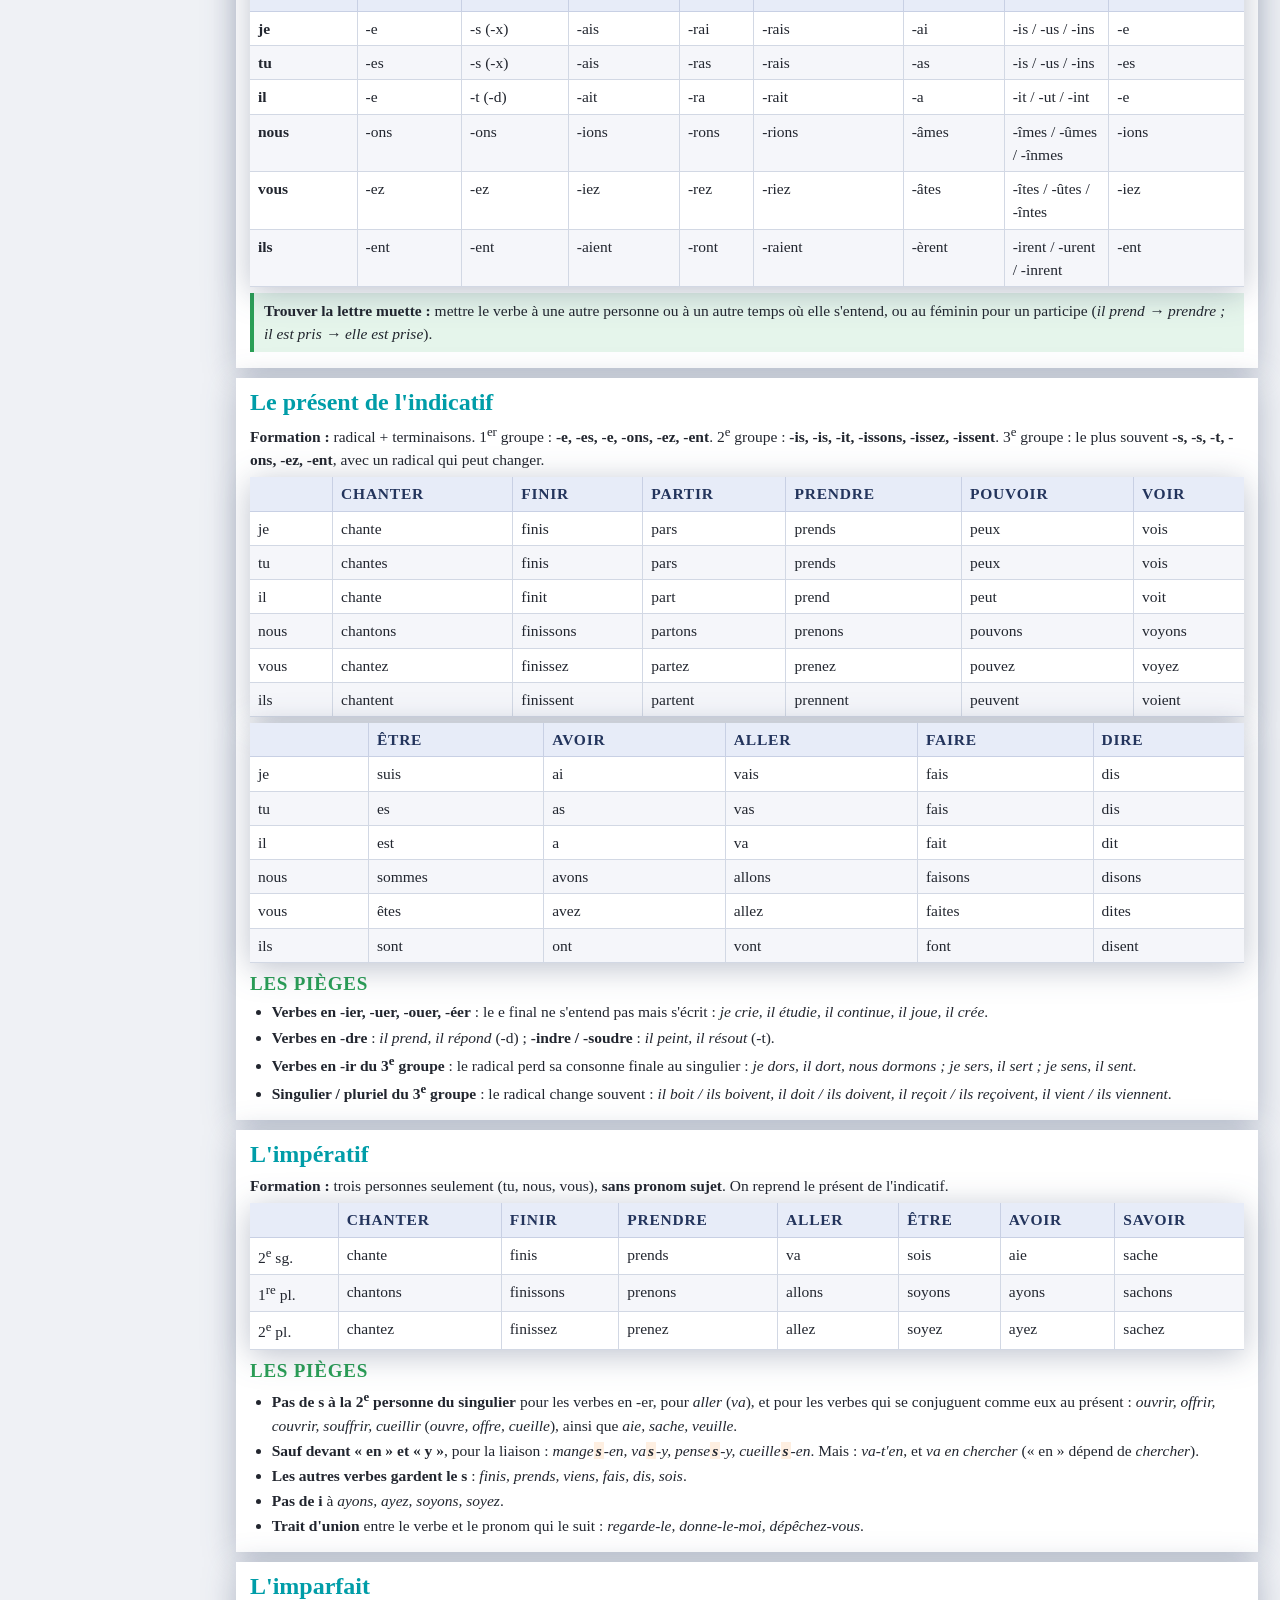
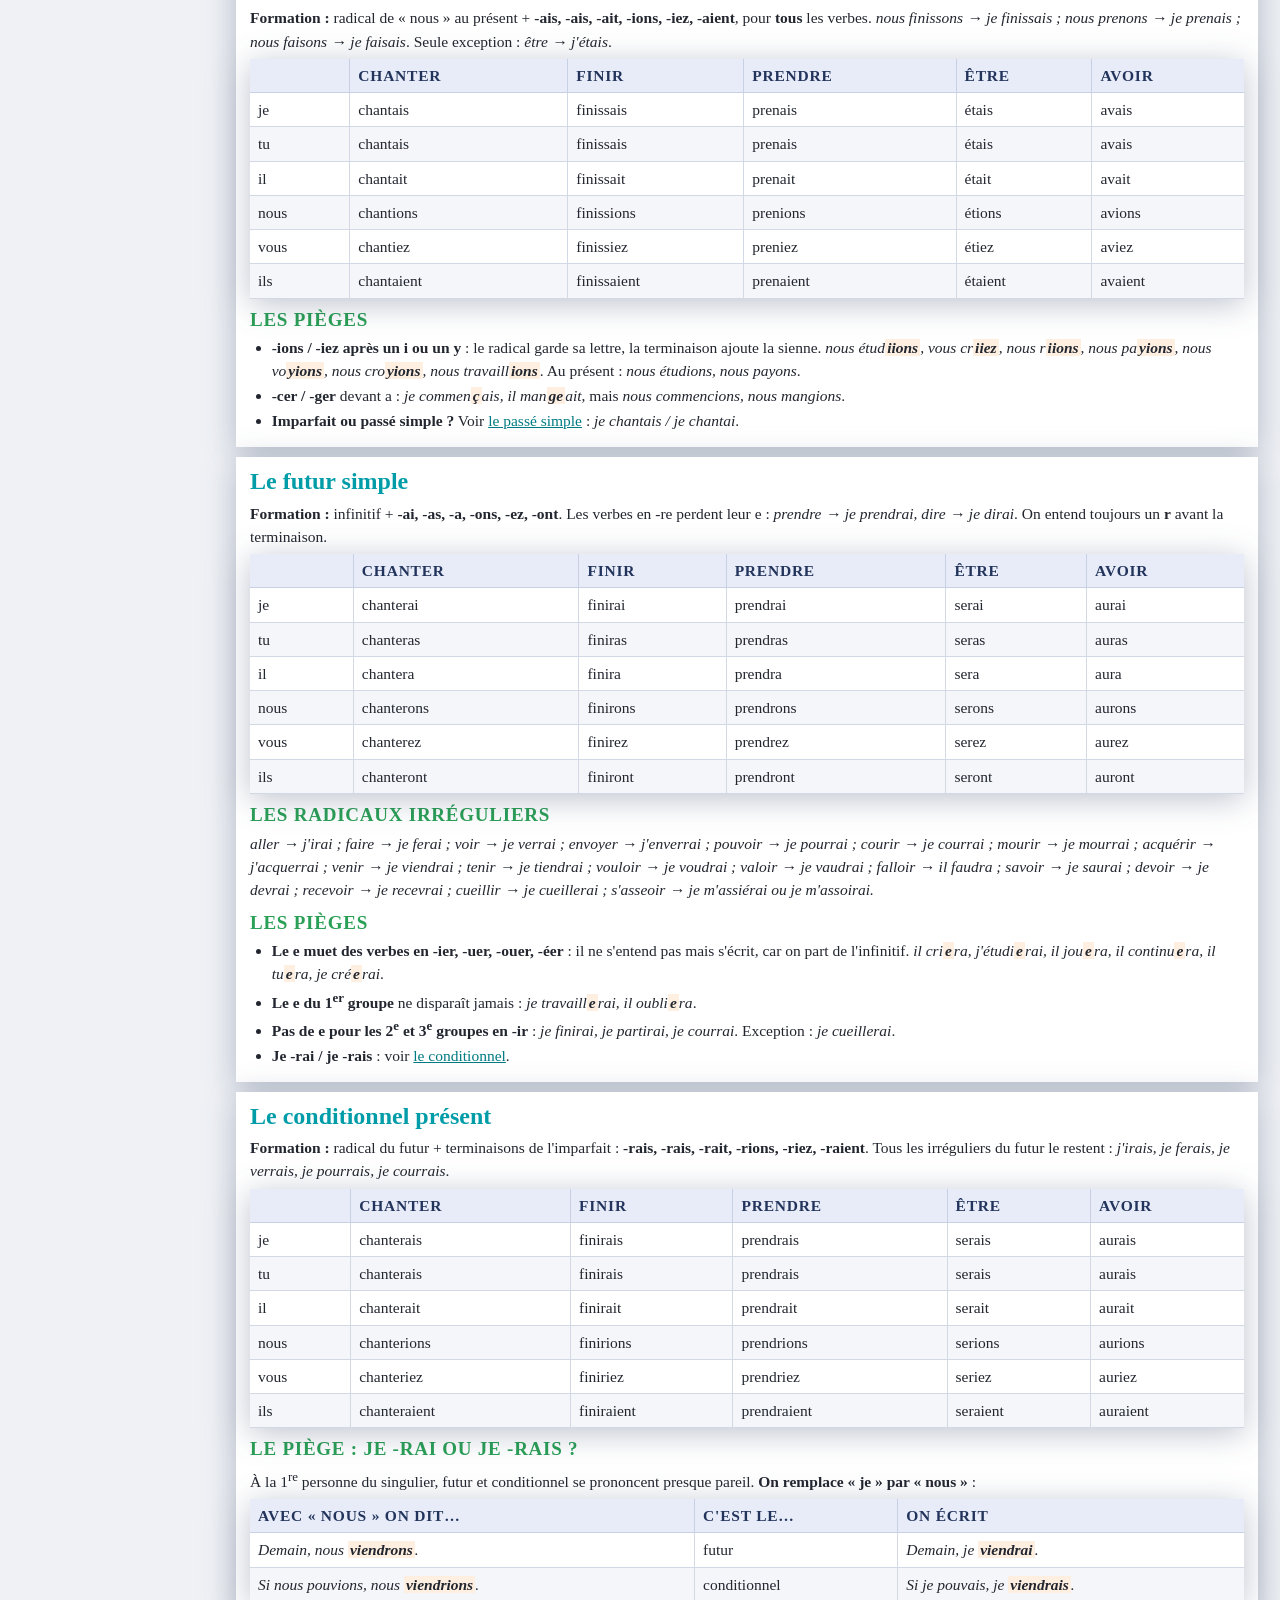
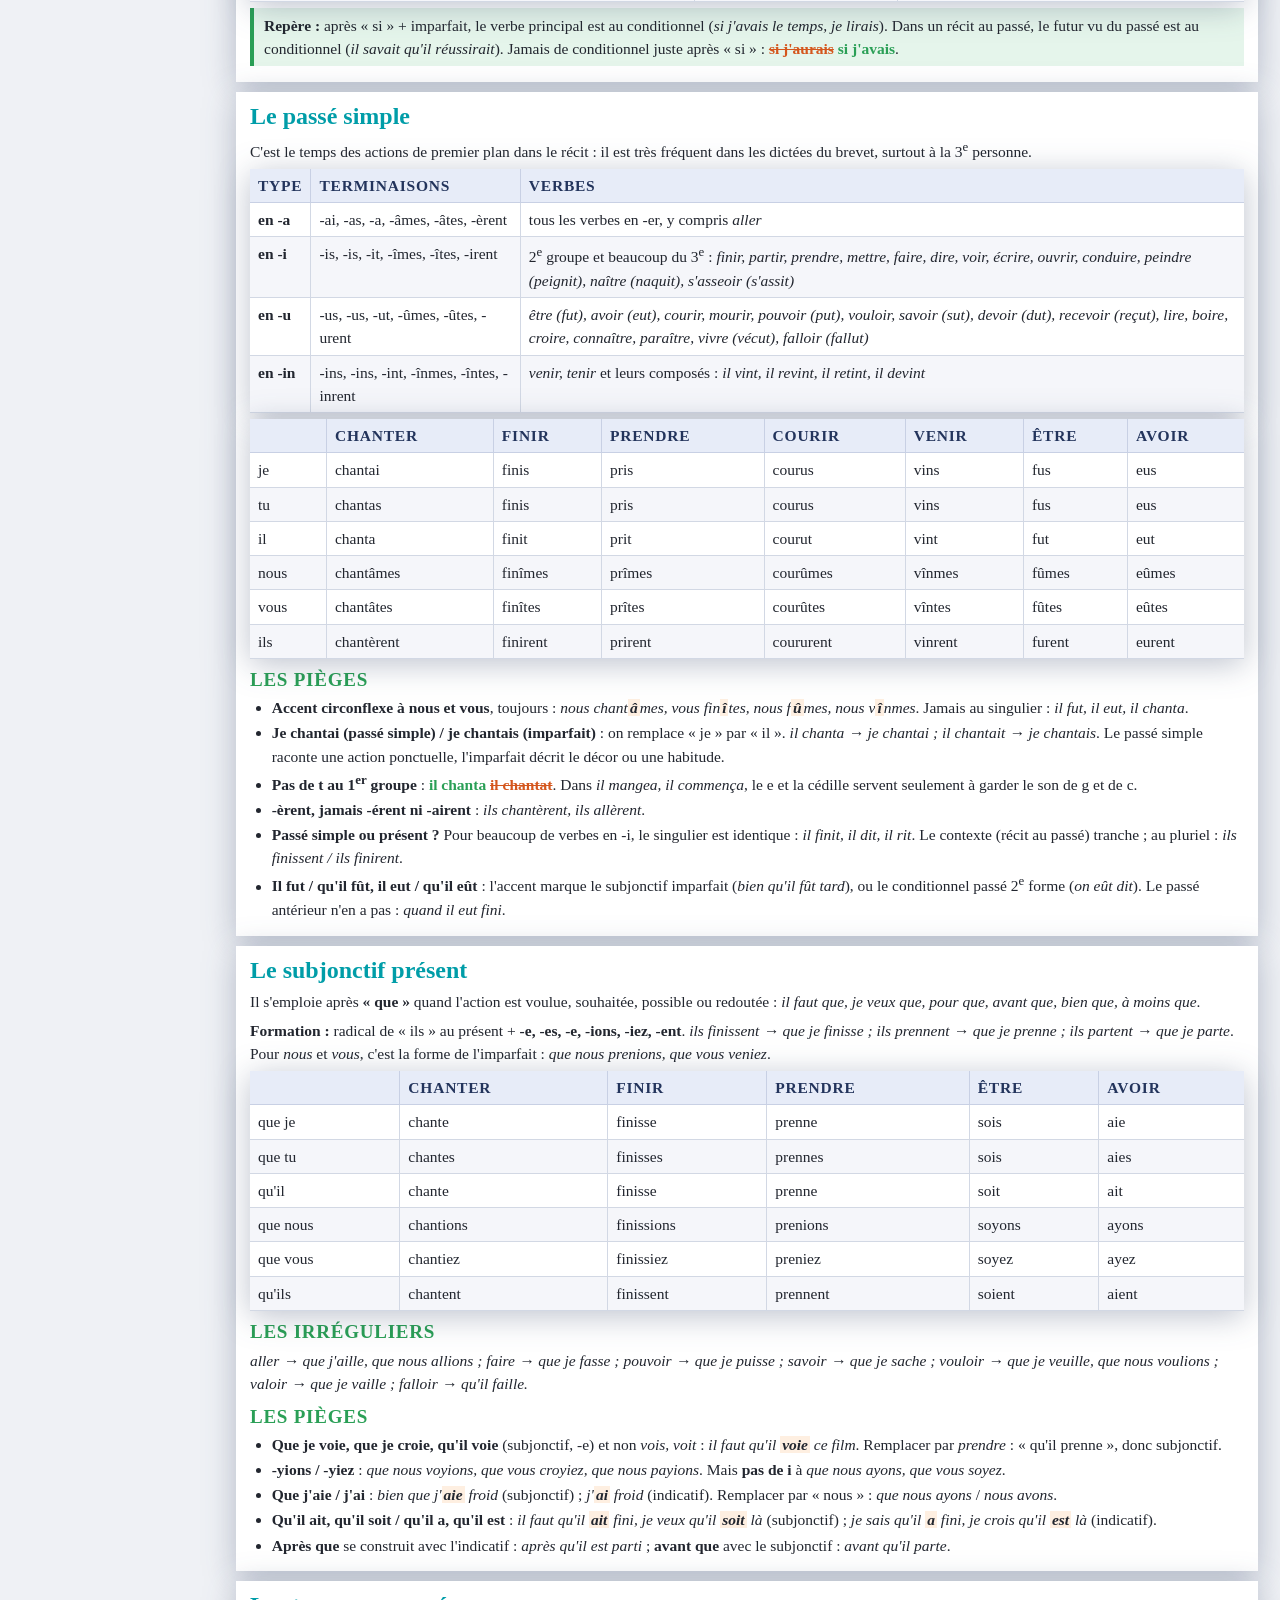
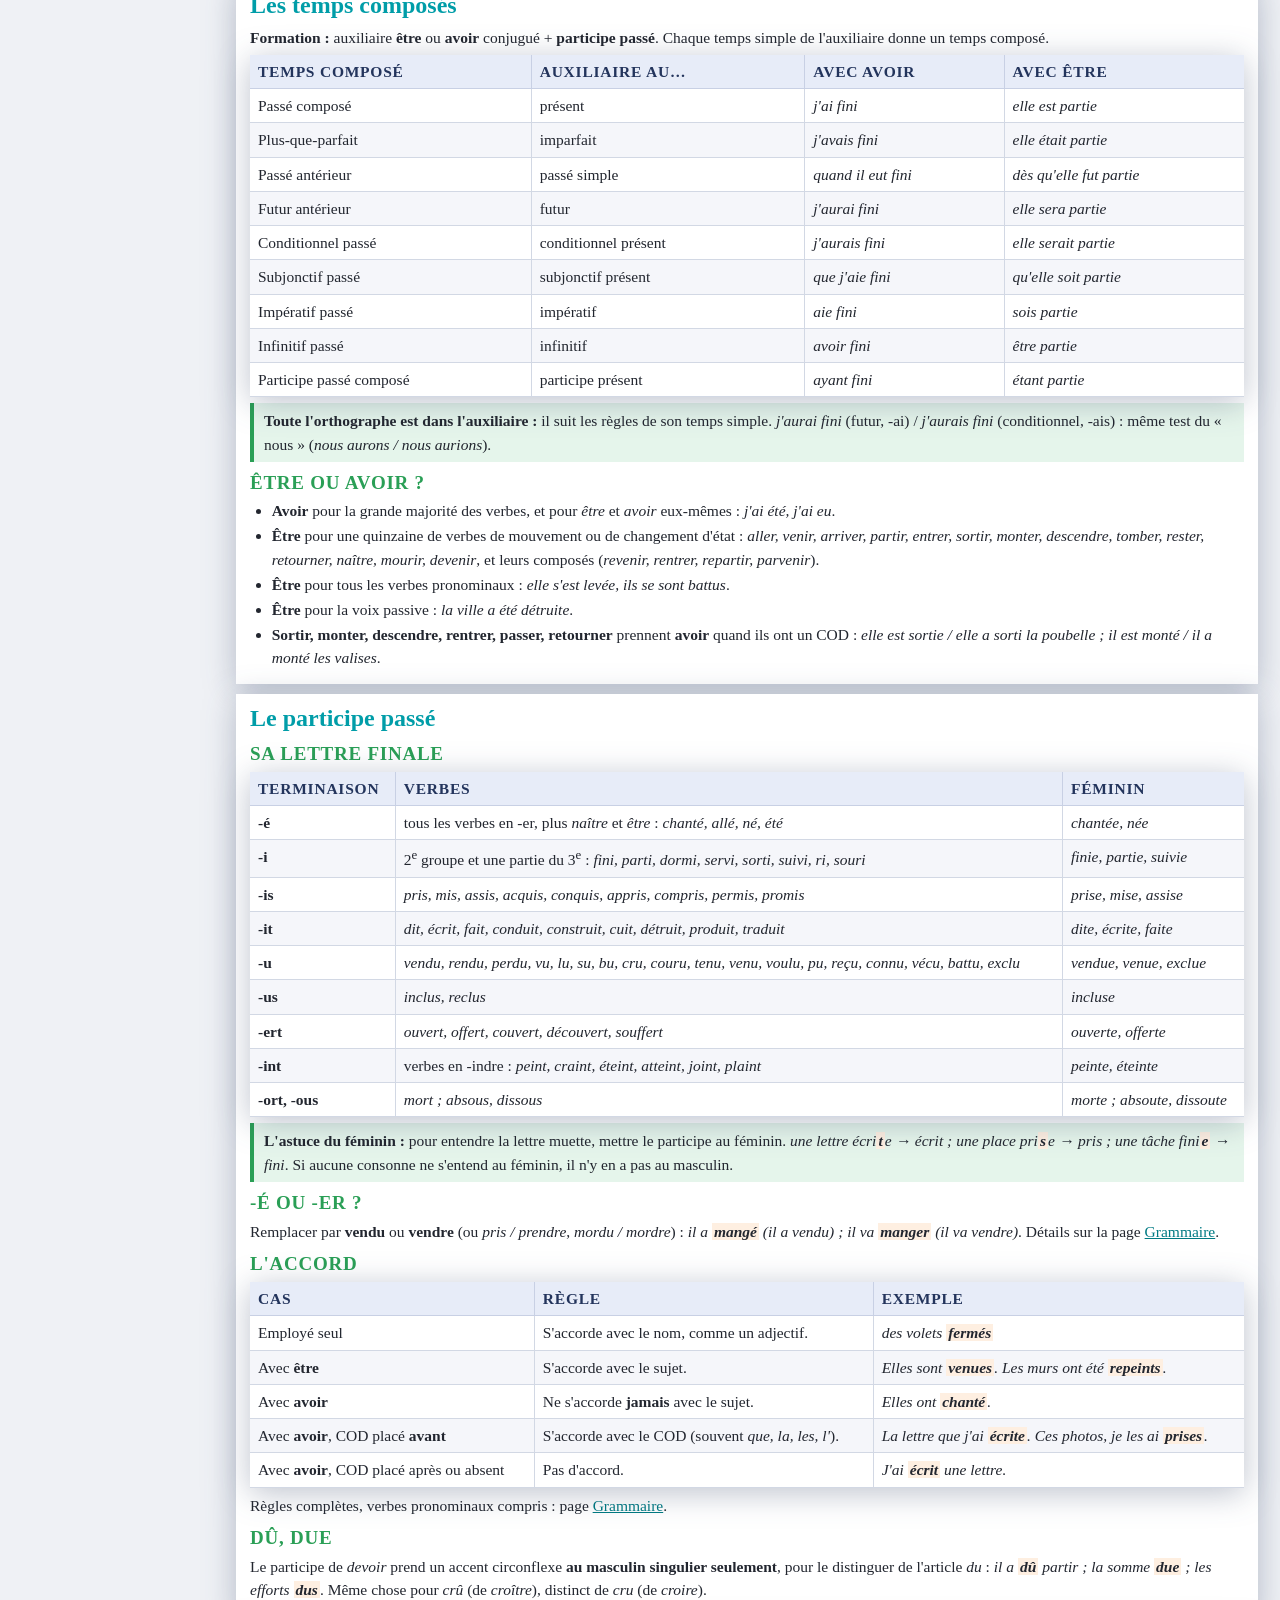
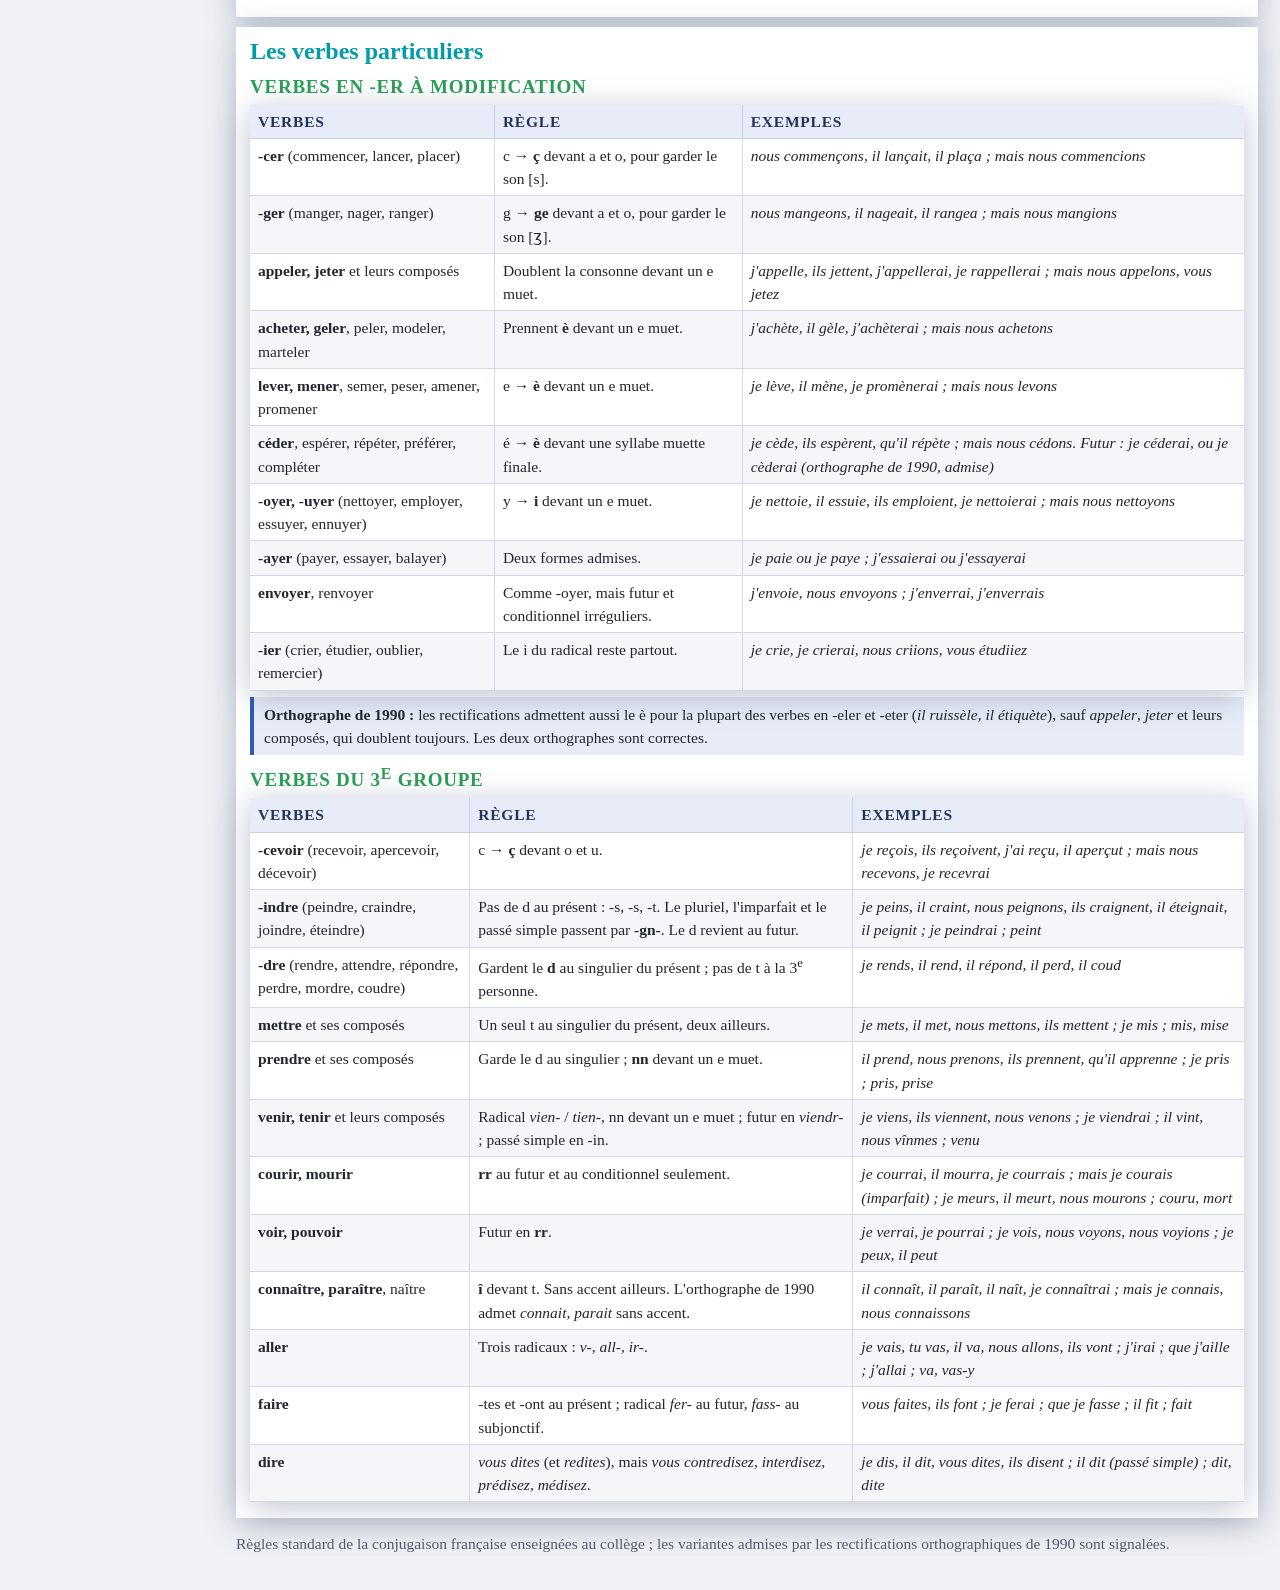
<file: conjugaison.html>
<!doctype html>
<html lang="fr">
<head>
<meta charset="utf-8">
<meta name="viewport" content="width=device-width, initial-scale=1">
<title>Règles de conjugaison</title>
<link rel="stylesheet" href="style.css">
</head>
<body>
<nav class="nav">
  <a class="brand" href="index.html">Prépa dictée du brevet</a>
  <ul>
    <li><a class="item" href="index.html">Accueil</a></li>
    <li><a class="item" href="epreuve.html">L'épreuve</a></li>
    <li><a class="item" href="bareme.html">Barème</a></li>
    <li><a class="item" href="orthographe.html">Autres épreuves</a></li>
    <li><a class="item" href="ecriture.html">Écriture</a></li>
    <li><a class="item" href="grammaire.html">Grammaire</a></li>
    <li><a class="item on" href="conjugaison.html">Conjugaison</a></li>
    <li><a class="item" href="astuces.html">Astuces</a></li>
    <li><a class="item" href="ressources.html">Ressources</a></li>
    <li><a class="item" href="sources.html">Sources</a></li>
    <li><a class="item" href="../edustar/index.html">EduStar</a></li>
  </ul>
</nav>
<div class="layout">
<aside class="side">
  <div class="side-label">Les bases</div>
  <a href="#groupes">Les trois groupes</a>
  <a href="#terminaisons">Les lettres finales</a>
  <div class="side-label">Temps simples</div>
  <a href="#present">Présent</a>
  <a href="#imperatif">Impératif</a>
  <a href="#imparfait">Imparfait</a>
  <a href="#futur">Futur</a>
  <a href="#conditionnel">Conditionnel</a>
  <a href="#passe-simple">Passé simple</a>
  <a href="#subjonctif">Subjonctif</a>
  <div class="side-label">Temps composés</div>
  <a href="#temps-composes">Auxiliaire + participe</a>
  <a href="#participe-passe">Le participe passé</a>
  <div class="side-label">Cas particuliers</div>
  <a href="#verbes-particuliers">Verbes particuliers</a>
</aside>
<main>
  <h1>Les règles de conjugaison</h1>
  <p class="lead">Une faute de conjugaison est une faute de grammaire : elle coûte 1 point à la dictée du brevet. La plupart se jouent sur une lettre finale muette (-s, -t, -x, -e, -ent) ou sur une terminaison qui se prononce pareil (-ai / -ais, -rai / -rais, -é / -er). Cette page explique d'où vient chaque lettre, temps par temps.</p>

  <section class="card" id="groupes">
    <h2>Les trois groupes et les auxiliaires</h2>
    <div class="tablewrap"><table>
      <thead><tr><th>Groupe</th><th>Comment le reconnaître</th><th>Exemples</th></tr></thead>
      <tbody>
        <tr><td><strong>1<sup>er</sup> groupe</strong></td><td>Infinitif en <strong>-er</strong>, sauf <em>aller</em>. C'est le plus nombreux, et presque tous les verbes nouveaux y entrent.</td><td class="ex">chanter, manger, appeler, envoyer, crier, photographier</td></tr>
        <tr><td><strong>2<sup>e</sup> groupe</strong></td><td>Infinitif en <strong>-ir</strong> et « nous » en <strong>-issons</strong> au présent (participe présent en -issant).</td><td class="ex">finir (nous finissons), grandir, choisir, réussir, obéir, rougir</td></tr>
        <tr><td><strong>3<sup>e</sup> groupe</strong></td><td><strong>Tout le reste</strong> : <em>aller</em>, les verbes en -ir sans -issons, en -oir, en -re.</td><td class="ex">aller, partir (nous partons), venir, courir, voir, pouvoir, prendre, faire, dire, mettre</td></tr>
      </tbody>
    </table></div>
    <div class="tip"><strong>Le test du « nous » :</strong> pour un verbe en -ir, dire « nous … ». <em>Nous finissons</em> : 2<sup>e</sup> groupe. <em>Nous partons, nous courons, nous ouvrons</em> : 3<sup>e</sup> groupe.</div>
    <h3>Les auxiliaires</h3>
    <p><strong>Être</strong> et <strong>avoir</strong> sont des verbes à part (on les classe souvent hors groupe). Ils servent d'<strong>auxiliaires</strong> pour former les temps composés (<span class="ex">j'<mark>ai</mark> chanté, il <mark>est</mark> parti</span>) et la voix passive avec être (<span class="ex">la porte <mark>est</mark> fermée</span>). <em>Aller</em> et <em>venir de</em> servent aussi de semi-auxiliaires (<span class="ex">il va pleuvoir, il vient de partir</span>) : le second verbe est alors à l'infinitif.</p>
  </section>

  <section class="card" id="terminaisons">
    <h2>La logique des lettres finales muettes</h2>
    <p>À l'oral, <em>je chante, tu chantes, ils chantent</em> se prononcent pareil. À l'écrit, chaque personne a sa marque. Il suffit de connaître quelques régularités.</p>

    <h3>« Tu » : toujours -s ou -x</h3>
    <p>À tous les temps et à tous les modes, la 2<sup>e</sup> personne du singulier se termine par <strong>-s</strong> (<span class="ex">tu chantes, tu finis, tu prenais, tu iras, tu chantas, tu fus, que tu aies</span>), ou par <strong>-x</strong> pour trois verbes au présent (<span class="ex">tu peux, tu veux, tu vaux</span>).</p>
    <p><strong>Seule exception : l'impératif</strong>, qui n'a pas de sujet. Les verbes en -er (et quelques autres) n'y prennent pas de s : <span class="ex">chante, mange, ouvre, cueille, va</span> (voir <a href="#imperatif">l'impératif</a>).</p>

    <h3>« Je » : -s, -x, -e ou -ai</h3>
    <ul>
      <li><strong>Présent du 1<sup>er</sup> groupe : -e, sans s</strong> : <span class="ex">je chante, je joue, je crie</span>. Même chose pour <em>ouvrir, offrir, couvrir, souffrir, cueillir, accueillir</em> : <span class="ex">j'ouvre, je cueille</span>.</li>
      <li><strong>Présent des 2<sup>e</sup> et 3<sup>e</sup> groupes : -s</strong> : <span class="ex">je finis, je prends, je vois, je dors, je suis</span>. <strong>-x</strong> pour <span class="ex">je peux, je veux, je vaux</span>. Exceptions : <span class="ex">j'ai, je vais</span>.</li>
      <li><strong>Futur : toujours -ai, sans s</strong> : <span class="ex">je chanterai, je finirai, je serai, j'irai</span>.</li>
      <li><strong>Passé simple du 1<sup>er</sup> groupe : -ai, sans s</strong> : <span class="ex">je chantai, je marchai, j'allai</span>. Aux autres groupes : <span class="ex">je finis, je pris, je courus, je vins</span>.</li>
      <li><strong>Imparfait et conditionnel : -ais</strong>, avec un s : <span class="ex">je chantais, je chanterais</span>.</li>
    </ul>

    <h3>« Il, elle, on » : -e, -t, -d, -a ou -x ?</h3>
    <ul>
      <li><strong>Présent du 1<sup>er</sup> groupe : -e</strong> : <span class="ex">il chante, elle crie</span> (et <span class="ex">il ouvre, il cueille</span>).</li>
      <li><strong>Présent des 2<sup>e</sup> et 3<sup>e</sup> groupes : -t</strong> : <span class="ex">il finit, il voit, il dort, il peut, il veut, il met</span>.</li>
      <li><strong>Verbes en -dre : -d</strong>, le d de l'infinitif reste : <span class="ex">il prend, il rend, il répond, il mord, il coud</span>. Sauf <strong>-indre</strong> et <strong>-soudre</strong>, qui prennent -t : <span class="ex">il peint, il craint, il joint, il résout</span>.</li>
      <li><strong>Futur : -a, sans t</strong> : <span class="ex">il chantera, il finira, il sera</span>.</li>
      <li><strong>Passé simple du 1<sup>er</sup> groupe : -a, sans t</strong> : <span class="ex">il chanta, il alla</span>. Aux autres groupes : <span class="ex">il finit, il prit, il courut, il vint</span>.</li>
      <li><strong>Imparfait et conditionnel : -ait</strong> : <span class="ex">il chantait, il chanterait</span>.</li>
      <li>Cas à part : <span class="ex">il a, il va, il est, il vainc, il convainc</span>.</li>
    </ul>
    <div class="info"><strong>Le -a sans t</strong> de <em>il chantera, il chanta</em> est le même que celui de <em>il a, il va</em>. Le t n'apparaît qu'à l'écrit des questions, entre deux voyelles : <span class="ex">chantera-<mark>t</mark>-il ? a-<mark>t</mark>-elle ?</span></div>

    <h3>Nous, vous, ils</h3>
    <ul>
      <li><strong>Nous : -ons</strong> à tous les temps (<span class="ex">nous chantons, chantions, chanterons</span>), sauf <span class="ex">nous sommes</span> et le passé simple en <strong>-mes</strong> (<span class="ex">nous chantâmes, nous finîmes</span>).</li>
      <li><strong>Vous : -ez</strong> (<span class="ex">vous chantez, chantiez, chanterez</span>), sauf <span class="ex">vous êtes, vous dites, vous faites</span> (et <em>redites, refaites</em>) et le passé simple en <strong>-tes</strong> (<span class="ex">vous chantâtes</span>). Attention : <span class="ex">vous contredisez, vous interdisez, vous prédisez</span>.</li>
      <li><strong>Ils : -ent muet</strong>, qui ne se prononce jamais : <span class="ex">ils chantent, ils finissaient, ils chanteraient, ils chantèrent, qu'ils viennent</span>.</li>
      <li><strong>Ils : -ont</strong> au futur (<span class="ex">ils chanteront</span>) et dans quatre verbes au présent : <span class="ex">ils <mark>sont</mark>, ils <mark>ont</mark>, ils <mark>font</mark>, ils <mark>vont</mark></span>.</li>
    </ul>

    <h3>Le tableau récapitulatif</h3>
    <div class="tablewrap"><table>
      <thead><tr><th>Personne</th><th>Présent 1<sup>er</sup> gr.</th><th>Présent 2<sup>e</sup>/3<sup>e</sup> gr.</th><th>Imparfait</th><th>Futur</th><th>Conditionnel</th><th>Passé simple 1<sup>er</sup> gr.</th><th>Passé simple autres</th><th>Subjonctif présent</th></tr></thead>
      <tbody>
        <tr><td><strong>je</strong></td><td>-e</td><td>-s (-x)</td><td>-ais</td><td>-rai</td><td>-rais</td><td>-ai</td><td>-is / -us / -ins</td><td>-e</td></tr>
        <tr><td><strong>tu</strong></td><td>-es</td><td>-s (-x)</td><td>-ais</td><td>-ras</td><td>-rais</td><td>-as</td><td>-is / -us / -ins</td><td>-es</td></tr>
        <tr><td><strong>il</strong></td><td>-e</td><td>-t (-d)</td><td>-ait</td><td>-ra</td><td>-rait</td><td>-a</td><td>-it / -ut / -int</td><td>-e</td></tr>
        <tr><td><strong>nous</strong></td><td>-ons</td><td>-ons</td><td>-ions</td><td>-rons</td><td>-rions</td><td>-âmes</td><td>-îmes / -ûmes / -înmes</td><td>-ions</td></tr>
        <tr><td><strong>vous</strong></td><td>-ez</td><td>-ez</td><td>-iez</td><td>-rez</td><td>-riez</td><td>-âtes</td><td>-îtes / -ûtes / -întes</td><td>-iez</td></tr>
        <tr><td><strong>ils</strong></td><td>-ent</td><td>-ent</td><td>-aient</td><td>-ront</td><td>-raient</td><td>-èrent</td><td>-irent / -urent / -inrent</td><td>-ent</td></tr>
      </tbody>
    </table></div>
    <div class="tip"><strong>Trouver la lettre muette :</strong> mettre le verbe à une autre personne ou à un autre temps où elle s'entend, ou au féminin pour un participe (<span class="ex">il prend → prendre ; il est pris → elle est prise</span>).</div>
  </section>

  <section class="card" id="present">
    <h2>Le présent de l'indicatif</h2>
    <p><strong>Formation :</strong> radical + terminaisons. 1<sup>er</sup> groupe : <strong>-e, -es, -e, -ons, -ez, -ent</strong>. 2<sup>e</sup> groupe : <strong>-is, -is, -it, -issons, -issez, -issent</strong>. 3<sup>e</sup> groupe : le plus souvent <strong>-s, -s, -t, -ons, -ez, -ent</strong>, avec un radical qui peut changer.</p>
    <div class="tablewrap"><table>
      <thead><tr><th></th><th>chanter</th><th>finir</th><th>partir</th><th>prendre</th><th>pouvoir</th><th>voir</th></tr></thead>
      <tbody>
        <tr><td>je</td><td>chante</td><td>finis</td><td>pars</td><td>prends</td><td>peux</td><td>vois</td></tr>
        <tr><td>tu</td><td>chantes</td><td>finis</td><td>pars</td><td>prends</td><td>peux</td><td>vois</td></tr>
        <tr><td>il</td><td>chante</td><td>finit</td><td>part</td><td>prend</td><td>peut</td><td>voit</td></tr>
        <tr><td>nous</td><td>chantons</td><td>finissons</td><td>partons</td><td>prenons</td><td>pouvons</td><td>voyons</td></tr>
        <tr><td>vous</td><td>chantez</td><td>finissez</td><td>partez</td><td>prenez</td><td>pouvez</td><td>voyez</td></tr>
        <tr><td>ils</td><td>chantent</td><td>finissent</td><td>partent</td><td>prennent</td><td>peuvent</td><td>voient</td></tr>
      </tbody>
    </table></div>
    <div class="tablewrap"><table>
      <thead><tr><th></th><th>être</th><th>avoir</th><th>aller</th><th>faire</th><th>dire</th></tr></thead>
      <tbody>
        <tr><td>je</td><td>suis</td><td>ai</td><td>vais</td><td>fais</td><td>dis</td></tr>
        <tr><td>tu</td><td>es</td><td>as</td><td>vas</td><td>fais</td><td>dis</td></tr>
        <tr><td>il</td><td>est</td><td>a</td><td>va</td><td>fait</td><td>dit</td></tr>
        <tr><td>nous</td><td>sommes</td><td>avons</td><td>allons</td><td>faisons</td><td>disons</td></tr>
        <tr><td>vous</td><td>êtes</td><td>avez</td><td>allez</td><td>faites</td><td>dites</td></tr>
        <tr><td>ils</td><td>sont</td><td>ont</td><td>vont</td><td>font</td><td>disent</td></tr>
      </tbody>
    </table></div>
    <h3>Les pièges</h3>
    <ul>
      <li><strong>Verbes en -ier, -uer, -ouer, -éer</strong> : le e final ne s'entend pas mais s'écrit : <span class="ex">je crie, il étudie, il continue, il joue, il crée</span>.</li>
      <li><strong>Verbes en -dre</strong> : <span class="ex">il prend, il répond</span> (-d) ; <strong>-indre / -soudre</strong> : <span class="ex">il peint, il résout</span> (-t).</li>
      <li><strong>Verbes en -ir du 3<sup>e</sup> groupe</strong> : le radical perd sa consonne finale au singulier : <span class="ex">je dors, il dort, nous dormons ; je sers, il sert ; je sens, il sent</span>.</li>
      <li><strong>Singulier / pluriel du 3<sup>e</sup> groupe</strong> : le radical change souvent : <span class="ex">il boit / ils boivent, il doit / ils doivent, il reçoit / ils reçoivent, il vient / ils viennent</span>.</li>
    </ul>
  </section>

  <section class="card" id="imperatif">
    <h2>L'impératif</h2>
    <p><strong>Formation :</strong> trois personnes seulement (tu, nous, vous), <strong>sans pronom sujet</strong>. On reprend le présent de l'indicatif.</p>
    <div class="tablewrap"><table>
      <thead><tr><th></th><th>chanter</th><th>finir</th><th>prendre</th><th>aller</th><th>être</th><th>avoir</th><th>savoir</th></tr></thead>
      <tbody>
        <tr><td>2<sup>e</sup> sg.</td><td>chante</td><td>finis</td><td>prends</td><td>va</td><td>sois</td><td>aie</td><td>sache</td></tr>
        <tr><td>1<sup>re</sup> pl.</td><td>chantons</td><td>finissons</td><td>prenons</td><td>allons</td><td>soyons</td><td>ayons</td><td>sachons</td></tr>
        <tr><td>2<sup>e</sup> pl.</td><td>chantez</td><td>finissez</td><td>prenez</td><td>allez</td><td>soyez</td><td>ayez</td><td>sachez</td></tr>
      </tbody>
    </table></div>
    <h3>Les pièges</h3>
    <ul>
      <li><strong>Pas de s à la 2<sup>e</sup> personne du singulier</strong> pour les verbes en -er, pour <em>aller</em> (<span class="ex">va</span>), et pour les verbes qui se conjuguent comme eux au présent : <em>ouvrir, offrir, couvrir, souffrir, cueillir</em> (<span class="ex">ouvre, offre, cueille</span>), ainsi que <span class="ex">aie, sache, veuille</span>.</li>
      <li><strong>Sauf devant « en » et « y »</strong>, pour la liaison : <span class="ex">mange<mark>s</mark>-en, va<mark>s</mark>-y, pense<mark>s</mark>-y, cueille<mark>s</mark>-en</span>. Mais : <span class="ex">va-t'en</span>, et <span class="ex">va en chercher</span> (« en » dépend de <em>chercher</em>).</li>
      <li><strong>Les autres verbes gardent le s</strong> : <span class="ex">finis, prends, viens, fais, dis, sois</span>.</li>
      <li><strong>Pas de i</strong> à <span class="ex">ayons, ayez, soyons, soyez</span>.</li>
      <li><strong>Trait d'union</strong> entre le verbe et le pronom qui le suit : <span class="ex">regarde-le, donne-le-moi, dépêchez-vous</span>.</li>
    </ul>
  </section>

  <section class="card" id="imparfait">
    <h2>L'imparfait</h2>
    <p><strong>Formation :</strong> radical de « nous » au présent + <strong>-ais, -ais, -ait, -ions, -iez, -aient</strong>, pour <strong>tous</strong> les verbes. <span class="ex">nous finissons → je finissais ; nous prenons → je prenais ; nous faisons → je faisais</span>. Seule exception : <span class="ex">être → j'étais</span>.</p>
    <div class="tablewrap"><table>
      <thead><tr><th></th><th>chanter</th><th>finir</th><th>prendre</th><th>être</th><th>avoir</th></tr></thead>
      <tbody>
        <tr><td>je</td><td>chantais</td><td>finissais</td><td>prenais</td><td>étais</td><td>avais</td></tr>
        <tr><td>tu</td><td>chantais</td><td>finissais</td><td>prenais</td><td>étais</td><td>avais</td></tr>
        <tr><td>il</td><td>chantait</td><td>finissait</td><td>prenait</td><td>était</td><td>avait</td></tr>
        <tr><td>nous</td><td>chantions</td><td>finissions</td><td>prenions</td><td>étions</td><td>avions</td></tr>
        <tr><td>vous</td><td>chantiez</td><td>finissiez</td><td>preniez</td><td>étiez</td><td>aviez</td></tr>
        <tr><td>ils</td><td>chantaient</td><td>finissaient</td><td>prenaient</td><td>étaient</td><td>avaient</td></tr>
      </tbody>
    </table></div>
    <h3>Les pièges</h3>
    <ul>
      <li><strong>-ions / -iez après un i ou un y</strong> : le radical garde sa lettre, la terminaison ajoute la sienne. <span class="ex">nous étud<mark>iions</mark>, vous cr<mark>iiez</mark>, nous r<mark>iions</mark>, nous pa<mark>yions</mark>, nous vo<mark>yions</mark>, nous cro<mark>yions</mark>, nous travaill<mark>ions</mark></span>. Au présent : <span class="ex">nous étudions, nous payons</span>.</li>
      <li><strong>-cer / -ger</strong> devant a : <span class="ex">je commen<mark>ç</mark>ais, il man<mark>ge</mark>ait</span>, mais <span class="ex">nous commencions, nous mangions</span>.</li>
      <li><strong>Imparfait ou passé simple ?</strong> Voir <a href="#passe-simple">le passé simple</a> : <span class="ex">je chantais / je chantai</span>.</li>
    </ul>
  </section>

  <section class="card" id="futur">
    <h2>Le futur simple</h2>
    <p><strong>Formation :</strong> infinitif + <strong>-ai, -as, -a, -ons, -ez, -ont</strong>. Les verbes en -re perdent leur e : <span class="ex">prendre → je prendrai, dire → je dirai</span>. On entend toujours un <strong>r</strong> avant la terminaison.</p>
    <div class="tablewrap"><table>
      <thead><tr><th></th><th>chanter</th><th>finir</th><th>prendre</th><th>être</th><th>avoir</th></tr></thead>
      <tbody>
        <tr><td>je</td><td>chanterai</td><td>finirai</td><td>prendrai</td><td>serai</td><td>aurai</td></tr>
        <tr><td>tu</td><td>chanteras</td><td>finiras</td><td>prendras</td><td>seras</td><td>auras</td></tr>
        <tr><td>il</td><td>chantera</td><td>finira</td><td>prendra</td><td>sera</td><td>aura</td></tr>
        <tr><td>nous</td><td>chanterons</td><td>finirons</td><td>prendrons</td><td>serons</td><td>aurons</td></tr>
        <tr><td>vous</td><td>chanterez</td><td>finirez</td><td>prendrez</td><td>serez</td><td>aurez</td></tr>
        <tr><td>ils</td><td>chanteront</td><td>finiront</td><td>prendront</td><td>seront</td><td>auront</td></tr>
      </tbody>
    </table></div>
    <h3>Les radicaux irréguliers</h3>
    <p class="ex">aller → j'irai ; faire → je ferai ; voir → je verrai ; envoyer → j'enverrai ; pouvoir → je pourrai ; courir → je courrai ; mourir → je mourrai ; acquérir → j'acquerrai ; venir → je viendrai ; tenir → je tiendrai ; vouloir → je voudrai ; valoir → je vaudrai ; falloir → il faudra ; savoir → je saurai ; devoir → je devrai ; recevoir → je recevrai ; cueillir → je cueillerai ; s'asseoir → je m'assiérai ou je m'assoirai.</p>
    <h3>Les pièges</h3>
    <ul>
      <li><strong>Le e muet des verbes en -ier, -uer, -ouer, -éer</strong> : il ne s'entend pas mais s'écrit, car on part de l'infinitif. <span class="ex">il cri<mark>e</mark>ra, j'étudi<mark>e</mark>rai, il jou<mark>e</mark>ra, il continu<mark>e</mark>ra, il tu<mark>e</mark>ra, je cré<mark>e</mark>rai</span>.</li>
      <li><strong>Le e du 1<sup>er</sup> groupe</strong> ne disparaît jamais : <span class="ex">je travaill<mark>e</mark>rai, il oubli<mark>e</mark>ra</span>.</li>
      <li><strong>Pas de e pour les 2<sup>e</sup> et 3<sup>e</sup> groupes en -ir</strong> : <span class="ex">je finirai, je partirai, je courrai</span>. Exception : <span class="ex">je cueillerai</span>.</li>
      <li><strong>Je -rai / je -rais</strong> : voir <a href="#conditionnel">le conditionnel</a>.</li>
    </ul>
  </section>

  <section class="card" id="conditionnel">
    <h2>Le conditionnel présent</h2>
    <p><strong>Formation :</strong> radical du futur + terminaisons de l'imparfait : <strong>-rais, -rais, -rait, -rions, -riez, -raient</strong>. Tous les irréguliers du futur le restent : <span class="ex">j'irais, je ferais, je verrais, je pourrais, je courrais</span>.</p>
    <div class="tablewrap"><table>
      <thead><tr><th></th><th>chanter</th><th>finir</th><th>prendre</th><th>être</th><th>avoir</th></tr></thead>
      <tbody>
        <tr><td>je</td><td>chanterais</td><td>finirais</td><td>prendrais</td><td>serais</td><td>aurais</td></tr>
        <tr><td>tu</td><td>chanterais</td><td>finirais</td><td>prendrais</td><td>serais</td><td>aurais</td></tr>
        <tr><td>il</td><td>chanterait</td><td>finirait</td><td>prendrait</td><td>serait</td><td>aurait</td></tr>
        <tr><td>nous</td><td>chanterions</td><td>finirions</td><td>prendrions</td><td>serions</td><td>aurions</td></tr>
        <tr><td>vous</td><td>chanteriez</td><td>finiriez</td><td>prendriez</td><td>seriez</td><td>auriez</td></tr>
        <tr><td>ils</td><td>chanteraient</td><td>finiraient</td><td>prendraient</td><td>seraient</td><td>auraient</td></tr>
      </tbody>
    </table></div>
    <h3>Le piège : je -rai ou je -rais ?</h3>
    <p>À la 1<sup>re</sup> personne du singulier, futur et conditionnel se prononcent presque pareil. <strong>On remplace « je » par « nous »</strong> :</p>
    <div class="tablewrap"><table>
      <thead><tr><th>Avec « nous » on dit…</th><th>C'est le…</th><th>On écrit</th></tr></thead>
      <tbody>
        <tr><td class="ex">Demain, nous <mark>viendrons</mark>.</td><td>futur</td><td class="ex">Demain, je <mark>viendrai</mark>.</td></tr>
        <tr><td class="ex">Si nous pouvions, nous <mark>viendrions</mark>.</td><td>conditionnel</td><td class="ex">Si je pouvais, je <mark>viendrais</mark>.</td></tr>
      </tbody>
    </table></div>
    <div class="tip"><strong>Repère :</strong> après « si » + imparfait, le verbe principal est au conditionnel (<span class="ex">si j'avais le temps, je lirais</span>). Dans un récit au passé, le futur vu du passé est au conditionnel (<span class="ex">il savait qu'il réussirait</span>). Jamais de conditionnel juste après « si » : <span class="ko">si j'aurais</span> <span class="ok">si j'avais</span>.</div>
  </section>

  <section class="card" id="passe-simple">
    <h2>Le passé simple</h2>
    <p>C'est le temps des actions de premier plan dans le récit : il est très fréquent dans les dictées du brevet, surtout à la 3<sup>e</sup> personne.</p>
    <div class="tablewrap"><table>
      <thead><tr><th>Type</th><th>Terminaisons</th><th>Verbes</th></tr></thead>
      <tbody>
        <tr><td><strong>en -a</strong></td><td>-ai, -as, -a, -âmes, -âtes, -èrent</td><td>tous les verbes en -er, y compris <em>aller</em></td></tr>
        <tr><td><strong>en -i</strong></td><td>-is, -is, -it, -îmes, -îtes, -irent</td><td>2<sup>e</sup> groupe et beaucoup du 3<sup>e</sup> : <span class="ex">finir, partir, prendre, mettre, faire, dire, voir, écrire, ouvrir, conduire, peindre (peignit), naître (naquit), s'asseoir (s'assit)</span></td></tr>
        <tr><td><strong>en -u</strong></td><td>-us, -us, -ut, -ûmes, -ûtes, -urent</td><td><span class="ex">être (fut), avoir (eut), courir, mourir, pouvoir (put), vouloir, savoir (sut), devoir (dut), recevoir (reçut), lire, boire, croire, connaître, paraître, vivre (vécut), falloir (fallut)</span></td></tr>
        <tr><td><strong>en -in</strong></td><td>-ins, -ins, -int, -înmes, -întes, -inrent</td><td><em>venir, tenir</em> et leurs composés : <span class="ex">il vint, il revint, il retint, il devint</span></td></tr>
      </tbody>
    </table></div>
    <div class="tablewrap"><table>
      <thead><tr><th></th><th>chanter</th><th>finir</th><th>prendre</th><th>courir</th><th>venir</th><th>être</th><th>avoir</th></tr></thead>
      <tbody>
        <tr><td>je</td><td>chantai</td><td>finis</td><td>pris</td><td>courus</td><td>vins</td><td>fus</td><td>eus</td></tr>
        <tr><td>tu</td><td>chantas</td><td>finis</td><td>pris</td><td>courus</td><td>vins</td><td>fus</td><td>eus</td></tr>
        <tr><td>il</td><td>chanta</td><td>finit</td><td>prit</td><td>courut</td><td>vint</td><td>fut</td><td>eut</td></tr>
        <tr><td>nous</td><td>chantâmes</td><td>finîmes</td><td>prîmes</td><td>courûmes</td><td>vînmes</td><td>fûmes</td><td>eûmes</td></tr>
        <tr><td>vous</td><td>chantâtes</td><td>finîtes</td><td>prîtes</td><td>courûtes</td><td>vîntes</td><td>fûtes</td><td>eûtes</td></tr>
        <tr><td>ils</td><td>chantèrent</td><td>finirent</td><td>prirent</td><td>coururent</td><td>vinrent</td><td>furent</td><td>eurent</td></tr>
      </tbody>
    </table></div>
    <h3>Les pièges</h3>
    <ul>
      <li><strong>Accent circonflexe à nous et vous</strong>, toujours : <span class="ex">nous chant<mark>â</mark>mes, vous fin<mark>î</mark>tes, nous f<mark>û</mark>mes, nous v<mark>î</mark>nmes</span>. Jamais au singulier : <span class="ex">il fut, il eut, il chanta</span>.</li>
      <li><strong>Je chantai (passé simple) / je chantais (imparfait)</strong> : on remplace « je » par « il ». <span class="ex">il chanta → je chantai ; il chantait → je chantais</span>. Le passé simple raconte une action ponctuelle, l'imparfait décrit le décor ou une habitude.</li>
      <li><strong>Pas de t au 1<sup>er</sup> groupe</strong> : <span class="ok">il chanta</span> <span class="ko">il chantat</span>. Dans <span class="ex">il mangea, il commença</span>, le e et la cédille servent seulement à garder le son de g et de c.</li>
      <li><strong>-èrent, jamais -érent ni -airent</strong> : <span class="ex">ils chantèrent, ils allèrent</span>.</li>
      <li><strong>Passé simple ou présent ?</strong> Pour beaucoup de verbes en -i, le singulier est identique : <span class="ex">il finit, il dit, il rit</span>. Le contexte (récit au passé) tranche ; au pluriel : <span class="ex">ils finissent / ils finirent</span>.</li>
      <li><strong>Il fut / qu'il fût, il eut / qu'il eût</strong> : l'accent marque le subjonctif imparfait (<span class="ex">bien qu'il fût tard</span>), ou le conditionnel passé 2<sup>e</sup> forme (<span class="ex">on eût dit</span>). Le passé antérieur n'en a pas : <span class="ex">quand il eut fini</span>.</li>
    </ul>
  </section>

  <section class="card" id="subjonctif">
    <h2>Le subjonctif présent</h2>
    <p>Il s'emploie après <strong>« que »</strong> quand l'action est voulue, souhaitée, possible ou redoutée : <em>il faut que, je veux que, pour que, avant que, bien que, à moins que</em>.</p>
    <p><strong>Formation :</strong> radical de « ils » au présent + <strong>-e, -es, -e, -ions, -iez, -ent</strong>. <span class="ex">ils finissent → que je finisse ; ils prennent → que je prenne ; ils partent → que je parte</span>. Pour <em>nous</em> et <em>vous</em>, c'est la forme de l'imparfait : <span class="ex">que nous prenions, que vous veniez</span>.</p>
    <div class="tablewrap"><table>
      <thead><tr><th></th><th>chanter</th><th>finir</th><th>prendre</th><th>être</th><th>avoir</th></tr></thead>
      <tbody>
        <tr><td>que je</td><td>chante</td><td>finisse</td><td>prenne</td><td>sois</td><td>aie</td></tr>
        <tr><td>que tu</td><td>chantes</td><td>finisses</td><td>prennes</td><td>sois</td><td>aies</td></tr>
        <tr><td>qu'il</td><td>chante</td><td>finisse</td><td>prenne</td><td>soit</td><td>ait</td></tr>
        <tr><td>que nous</td><td>chantions</td><td>finissions</td><td>prenions</td><td>soyons</td><td>ayons</td></tr>
        <tr><td>que vous</td><td>chantiez</td><td>finissiez</td><td>preniez</td><td>soyez</td><td>ayez</td></tr>
        <tr><td>qu'ils</td><td>chantent</td><td>finissent</td><td>prennent</td><td>soient</td><td>aient</td></tr>
      </tbody>
    </table></div>
    <h3>Les irréguliers</h3>
    <p class="ex">aller → que j'aille, que nous allions ; faire → que je fasse ; pouvoir → que je puisse ; savoir → que je sache ; vouloir → que je veuille, que nous voulions ; valoir → que je vaille ; falloir → qu'il faille.</p>
    <h3>Les pièges</h3>
    <ul>
      <li><strong>Que je voie, que je croie, qu'il voie</strong> (subjonctif, -e) et non <em>vois, voit</em> : <span class="ex">il faut qu'il <mark>voie</mark> ce film</span>. Remplacer par <em>prendre</em> : « qu'il prenne », donc subjonctif.</li>
      <li><strong>-yions / -yiez</strong> : <span class="ex">que nous voyions, que vous croyiez, que nous payions</span>. Mais <strong>pas de i</strong> à <span class="ex">que nous ayons, que vous soyez</span>.</li>
      <li><strong>Que j'aie / j'ai</strong> : <span class="ex">bien que j'<mark>aie</mark> froid</span> (subjonctif) ; <span class="ex">j'<mark>ai</mark> froid</span> (indicatif). Remplacer par « nous » : <em>que nous ayons</em> / <em>nous avons</em>.</li>
      <li><strong>Qu'il ait, qu'il soit / qu'il a, qu'il est</strong> : <span class="ex">il faut qu'il <mark>ait</mark> fini, je veux qu'il <mark>soit</mark> là</span> (subjonctif) ; <span class="ex">je sais qu'il <mark>a</mark> fini, je crois qu'il <mark>est</mark> là</span> (indicatif).</li>
      <li><strong>Après que</strong> se construit avec l'indicatif : <span class="ex">après qu'il est parti</span> ; <strong>avant que</strong> avec le subjonctif : <span class="ex">avant qu'il parte</span>.</li>
    </ul>
  </section>

  <section class="card" id="temps-composes">
    <h2>Les temps composés</h2>
    <p><strong>Formation :</strong> auxiliaire <strong>être</strong> ou <strong>avoir</strong> conjugué + <strong>participe passé</strong>. Chaque temps simple de l'auxiliaire donne un temps composé.</p>
    <div class="tablewrap"><table>
      <thead><tr><th>Temps composé</th><th>Auxiliaire au…</th><th>Avec avoir</th><th>Avec être</th></tr></thead>
      <tbody>
        <tr><td>Passé composé</td><td>présent</td><td class="ex">j'ai fini</td><td class="ex">elle est partie</td></tr>
        <tr><td>Plus-que-parfait</td><td>imparfait</td><td class="ex">j'avais fini</td><td class="ex">elle était partie</td></tr>
        <tr><td>Passé antérieur</td><td>passé simple</td><td class="ex">quand il eut fini</td><td class="ex">dès qu'elle fut partie</td></tr>
        <tr><td>Futur antérieur</td><td>futur</td><td class="ex">j'aurai fini</td><td class="ex">elle sera partie</td></tr>
        <tr><td>Conditionnel passé</td><td>conditionnel présent</td><td class="ex">j'aurais fini</td><td class="ex">elle serait partie</td></tr>
        <tr><td>Subjonctif passé</td><td>subjonctif présent</td><td class="ex">que j'aie fini</td><td class="ex">qu'elle soit partie</td></tr>
        <tr><td>Impératif passé</td><td>impératif</td><td class="ex">aie fini</td><td class="ex">sois partie</td></tr>
        <tr><td>Infinitif passé</td><td>infinitif</td><td class="ex">avoir fini</td><td class="ex">être partie</td></tr>
        <tr><td>Participe passé composé</td><td>participe présent</td><td class="ex">ayant fini</td><td class="ex">étant partie</td></tr>
      </tbody>
    </table></div>
    <div class="tip"><strong>Toute l'orthographe est dans l'auxiliaire :</strong> il suit les règles de son temps simple. <span class="ex">j'aurai fini</span> (futur, -ai) / <span class="ex">j'aurais fini</span> (conditionnel, -ais) : même test du « nous » (<em>nous aurons / nous aurions</em>).</div>
    <h3>Être ou avoir ?</h3>
    <ul>
      <li><strong>Avoir</strong> pour la grande majorité des verbes, et pour <em>être</em> et <em>avoir</em> eux-mêmes : <span class="ex">j'ai été, j'ai eu</span>.</li>
      <li><strong>Être</strong> pour une quinzaine de verbes de mouvement ou de changement d'état : <span class="ex">aller, venir, arriver, partir, entrer, sortir, monter, descendre, tomber, rester, retourner, naître, mourir, devenir</span>, et leurs composés (<span class="ex">revenir, rentrer, repartir, parvenir</span>).</li>
      <li><strong>Être</strong> pour tous les verbes pronominaux : <span class="ex">elle s'est levée, ils se sont battus</span>.</li>
      <li><strong>Être</strong> pour la voix passive : <span class="ex">la ville a été détruite</span>.</li>
      <li><strong>Sortir, monter, descendre, rentrer, passer, retourner</strong> prennent <strong>avoir</strong> quand ils ont un COD : <span class="ex">elle est sortie / elle a sorti la poubelle ; il est monté / il a monté les valises</span>.</li>
    </ul>
  </section>

  <section class="card" id="participe-passe">
    <h2>Le participe passé</h2>
    <h3>Sa lettre finale</h3>
    <div class="tablewrap"><table>
      <thead><tr><th>Terminaison</th><th>Verbes</th><th>Féminin</th></tr></thead>
      <tbody>
        <tr><td><strong>-é</strong></td><td>tous les verbes en -er, plus <em>naître</em> et <em>être</em> : <span class="ex">chanté, allé, né, été</span></td><td class="ex">chantée, née</td></tr>
        <tr><td><strong>-i</strong></td><td>2<sup>e</sup> groupe et une partie du 3<sup>e</sup> : <span class="ex">fini, parti, dormi, servi, sorti, suivi, ri, souri</span></td><td class="ex">finie, partie, suivie</td></tr>
        <tr><td><strong>-is</strong></td><td><span class="ex">pris, mis, assis, acquis, conquis, appris, compris, permis, promis</span></td><td class="ex">prise, mise, assise</td></tr>
        <tr><td><strong>-it</strong></td><td><span class="ex">dit, écrit, fait, conduit, construit, cuit, détruit, produit, traduit</span></td><td class="ex">dite, écrite, faite</td></tr>
        <tr><td><strong>-u</strong></td><td><span class="ex">vendu, rendu, perdu, vu, lu, su, bu, cru, couru, tenu, venu, voulu, pu, reçu, connu, vécu, battu, exclu</span></td><td class="ex">vendue, venue, exclue</td></tr>
        <tr><td><strong>-us</strong></td><td><span class="ex">inclus, reclus</span></td><td class="ex">incluse</td></tr>
        <tr><td><strong>-ert</strong></td><td><span class="ex">ouvert, offert, couvert, découvert, souffert</span></td><td class="ex">ouverte, offerte</td></tr>
        <tr><td><strong>-int</strong></td><td>verbes en -indre : <span class="ex">peint, craint, éteint, atteint, joint, plaint</span></td><td class="ex">peinte, éteinte</td></tr>
        <tr><td><strong>-ort, -ous</strong></td><td><span class="ex">mort ; absous, dissous</span></td><td class="ex">morte ; absoute, dissoute</td></tr>
      </tbody>
    </table></div>
    <div class="tip"><strong>L'astuce du féminin :</strong> pour entendre la lettre muette, mettre le participe au féminin. <span class="ex">une lettre écri<mark>t</mark>e → écrit ; une place pri<mark>s</mark>e → pris ; une tâche fini<mark>e</mark> → fini</span>. Si aucune consonne ne s'entend au féminin, il n'y en a pas au masculin.</div>
    <h3>-é ou -er ?</h3>
    <p>Remplacer par <strong>vendu</strong> ou <strong>vendre</strong> (ou <em>pris / prendre</em>, <em>mordu / mordre</em>) : <span class="ex">il a <mark>mangé</mark> (il a vendu) ; il va <mark>manger</mark> (il va vendre)</span>. Détails sur la page <a href="grammaire.html#e-er">Grammaire</a>.</p>
    <h3>L'accord</h3>
    <div class="tablewrap"><table>
      <thead><tr><th>Cas</th><th>Règle</th><th>Exemple</th></tr></thead>
      <tbody>
        <tr><td>Employé seul</td><td>S'accorde avec le nom, comme un adjectif.</td><td class="ex">des volets <mark>fermés</mark></td></tr>
        <tr><td>Avec <strong>être</strong></td><td>S'accorde avec le sujet.</td><td class="ex">Elles sont <mark>venues</mark>. Les murs ont été <mark>repeints</mark>.</td></tr>
        <tr><td>Avec <strong>avoir</strong></td><td>Ne s'accorde <strong>jamais</strong> avec le sujet.</td><td class="ex">Elles ont <mark>chanté</mark>.</td></tr>
        <tr><td>Avec <strong>avoir</strong>, COD placé <strong>avant</strong></td><td>S'accorde avec le COD (souvent <em>que, la, les, l'</em>).</td><td class="ex">La lettre que j'ai <mark>écrite</mark>. Ces photos, je les ai <mark>prises</mark>.</td></tr>
        <tr><td>Avec <strong>avoir</strong>, COD placé après ou absent</td><td>Pas d'accord.</td><td class="ex">J'ai <mark>écrit</mark> une lettre.</td></tr>
      </tbody>
    </table></div>
    <p>Règles complètes, verbes pronominaux compris : page <a href="grammaire.html#pp">Grammaire</a>.</p>
    <h3>Dû, due</h3>
    <p>Le participe de <em>devoir</em> prend un accent circonflexe <strong>au masculin singulier seulement</strong>, pour le distinguer de l'article <em>du</em> : <span class="ex">il a <mark>dû</mark> partir ; la somme <mark>due</mark> ; les efforts <mark>dus</mark></span>. Même chose pour <em>crû</em> (de <em>croître</em>), distinct de <em>cru</em> (de <em>croire</em>).</p>
  </section>

  <section class="card" id="verbes-particuliers">
    <h2>Les verbes particuliers</h2>
    <h3>Verbes en -er à modification</h3>
    <div class="tablewrap"><table>
      <thead><tr><th>Verbes</th><th>Règle</th><th>Exemples</th></tr></thead>
      <tbody>
        <tr><td><strong>-cer</strong> (commencer, lancer, placer)</td><td>c → <strong>ç</strong> devant a et o, pour garder le son [s].</td><td class="ex">nous commençons, il lançait, il plaça ; mais nous commencions</td></tr>
        <tr><td><strong>-ger</strong> (manger, nager, ranger)</td><td>g → <strong>ge</strong> devant a et o, pour garder le son [ʒ].</td><td class="ex">nous mangeons, il nageait, il rangea ; mais nous mangions</td></tr>
        <tr><td><strong>appeler, jeter</strong> et leurs composés</td><td>Doublent la consonne devant un e muet.</td><td class="ex">j'appelle, ils jettent, j'appellerai, je rappellerai ; mais nous appelons, vous jetez</td></tr>
        <tr><td><strong>acheter, geler</strong>, peler, modeler, marteler</td><td>Prennent <strong>è</strong> devant un e muet.</td><td class="ex">j'achète, il gèle, j'achèterai ; mais nous achetons</td></tr>
        <tr><td><strong>lever, mener</strong>, semer, peser, amener, promener</td><td>e → <strong>è</strong> devant un e muet.</td><td class="ex">je lève, il mène, je promènerai ; mais nous levons</td></tr>
        <tr><td><strong>céder</strong>, espérer, répéter, préférer, compléter</td><td>é → <strong>è</strong> devant une syllabe muette finale.</td><td class="ex">je cède, ils espèrent, qu'il répète ; mais nous cédons. Futur : je céderai, ou je cèderai (orthographe de 1990, admise)</td></tr>
        <tr><td><strong>-oyer, -uyer</strong> (nettoyer, employer, essuyer, ennuyer)</td><td>y → <strong>i</strong> devant un e muet.</td><td class="ex">je nettoie, il essuie, ils emploient, je nettoierai ; mais nous nettoyons</td></tr>
        <tr><td><strong>-ayer</strong> (payer, essayer, balayer)</td><td>Deux formes admises.</td><td class="ex">je paie ou je paye ; j'essaierai ou j'essayerai</td></tr>
        <tr><td><strong>envoyer</strong>, renvoyer</td><td>Comme -oyer, mais futur et conditionnel irréguliers.</td><td class="ex">j'envoie, nous envoyons ; j'enverrai, j'enverrais</td></tr>
        <tr><td><strong>-ier</strong> (crier, étudier, oublier, remercier)</td><td>Le i du radical reste partout.</td><td class="ex">je crie, je crierai, nous criions, vous étudiiez</td></tr>
      </tbody>
    </table></div>
    <div class="info"><strong>Orthographe de 1990 :</strong> les rectifications admettent aussi le è pour la plupart des verbes en -eler et -eter (<span class="ex">il ruissèle, il étiquète</span>), sauf <em>appeler</em>, <em>jeter</em> et leurs composés, qui doublent toujours. Les deux orthographes sont correctes.</div>

    <h3>Verbes du 3<sup>e</sup> groupe</h3>
    <div class="tablewrap"><table>
      <thead><tr><th>Verbes</th><th>Règle</th><th>Exemples</th></tr></thead>
      <tbody>
        <tr><td><strong>-cevoir</strong> (recevoir, apercevoir, décevoir)</td><td>c → <strong>ç</strong> devant o et u.</td><td class="ex">je reçois, ils reçoivent, j'ai reçu, il aperçut ; mais nous recevons, je recevrai</td></tr>
        <tr><td><strong>-indre</strong> (peindre, craindre, joindre, éteindre)</td><td>Pas de d au présent : -s, -s, -t. Le pluriel, l'imparfait et le passé simple passent par <strong>-gn-</strong>. Le d revient au futur.</td><td class="ex">je peins, il craint, nous peignons, ils craignent, il éteignait, il peignit ; je peindrai ; peint</td></tr>
        <tr><td><strong>-dre</strong> (rendre, attendre, répondre, perdre, mordre, coudre)</td><td>Gardent le <strong>d</strong> au singulier du présent ; pas de t à la 3<sup>e</sup> personne.</td><td class="ex">je rends, il rend, il répond, il perd, il coud</td></tr>
        <tr><td><strong>mettre</strong> et ses composés</td><td>Un seul t au singulier du présent, deux ailleurs.</td><td class="ex">je mets, il met, nous mettons, ils mettent ; je mis ; mis, mise</td></tr>
        <tr><td><strong>prendre</strong> et ses composés</td><td>Garde le d au singulier ; <strong>nn</strong> devant un e muet.</td><td class="ex">il prend, nous prenons, ils prennent, qu'il apprenne ; je pris ; pris, prise</td></tr>
        <tr><td><strong>venir, tenir</strong> et leurs composés</td><td>Radical <em>vien-</em> / <em>tien-</em>, nn devant un e muet ; futur en <em>viendr-</em> ; passé simple en -in.</td><td class="ex">je viens, ils viennent, nous venons ; je viendrai ; il vint, nous vînmes ; venu</td></tr>
        <tr><td><strong>courir, mourir</strong></td><td><strong>rr</strong> au futur et au conditionnel seulement.</td><td class="ex">je courrai, il mourra, je courrais ; mais je courais (imparfait) ; je meurs, il meurt, nous mourons ; couru, mort</td></tr>
        <tr><td><strong>voir, pouvoir</strong></td><td>Futur en <strong>rr</strong>.</td><td class="ex">je verrai, je pourrai ; je vois, nous voyons, nous voyions ; je peux, il peut</td></tr>
        <tr><td><strong>connaître, paraître</strong>, naître</td><td><strong>î</strong> devant t. Sans accent ailleurs. L'orthographe de 1990 admet <em>connait, parait</em> sans accent.</td><td class="ex">il connaît, il paraît, il naît, je connaîtrai ; mais je connais, nous connaissons</td></tr>
        <tr><td><strong>aller</strong></td><td>Trois radicaux : <em>v-, all-, ir-</em>.</td><td class="ex">je vais, tu vas, il va, nous allons, ils vont ; j'irai ; que j'aille ; j'allai ; va, vas-y</td></tr>
        <tr><td><strong>faire</strong></td><td>-tes et -ont au présent ; radical <em>fer-</em> au futur, <em>fass-</em> au subjonctif.</td><td class="ex">vous faites, ils font ; je ferai ; que je fasse ; il fit ; fait</td></tr>
        <tr><td><strong>dire</strong></td><td><em>vous dites</em> (et <em>redites</em>), mais <em>vous contredisez, interdisez, prédisez, médisez</em>.</td><td class="ex">je dis, il dit, vous dites, ils disent ; il dit (passé simple) ; dit, dite</td></tr>
      </tbody>
    </table></div>
  </section>
  <footer>Règles standard de la conjugaison française enseignées au collège ; les variantes admises par les rectifications orthographiques de 1990 sont signalées.</footer>
</main>
</div>
</body>
</html>
</file>
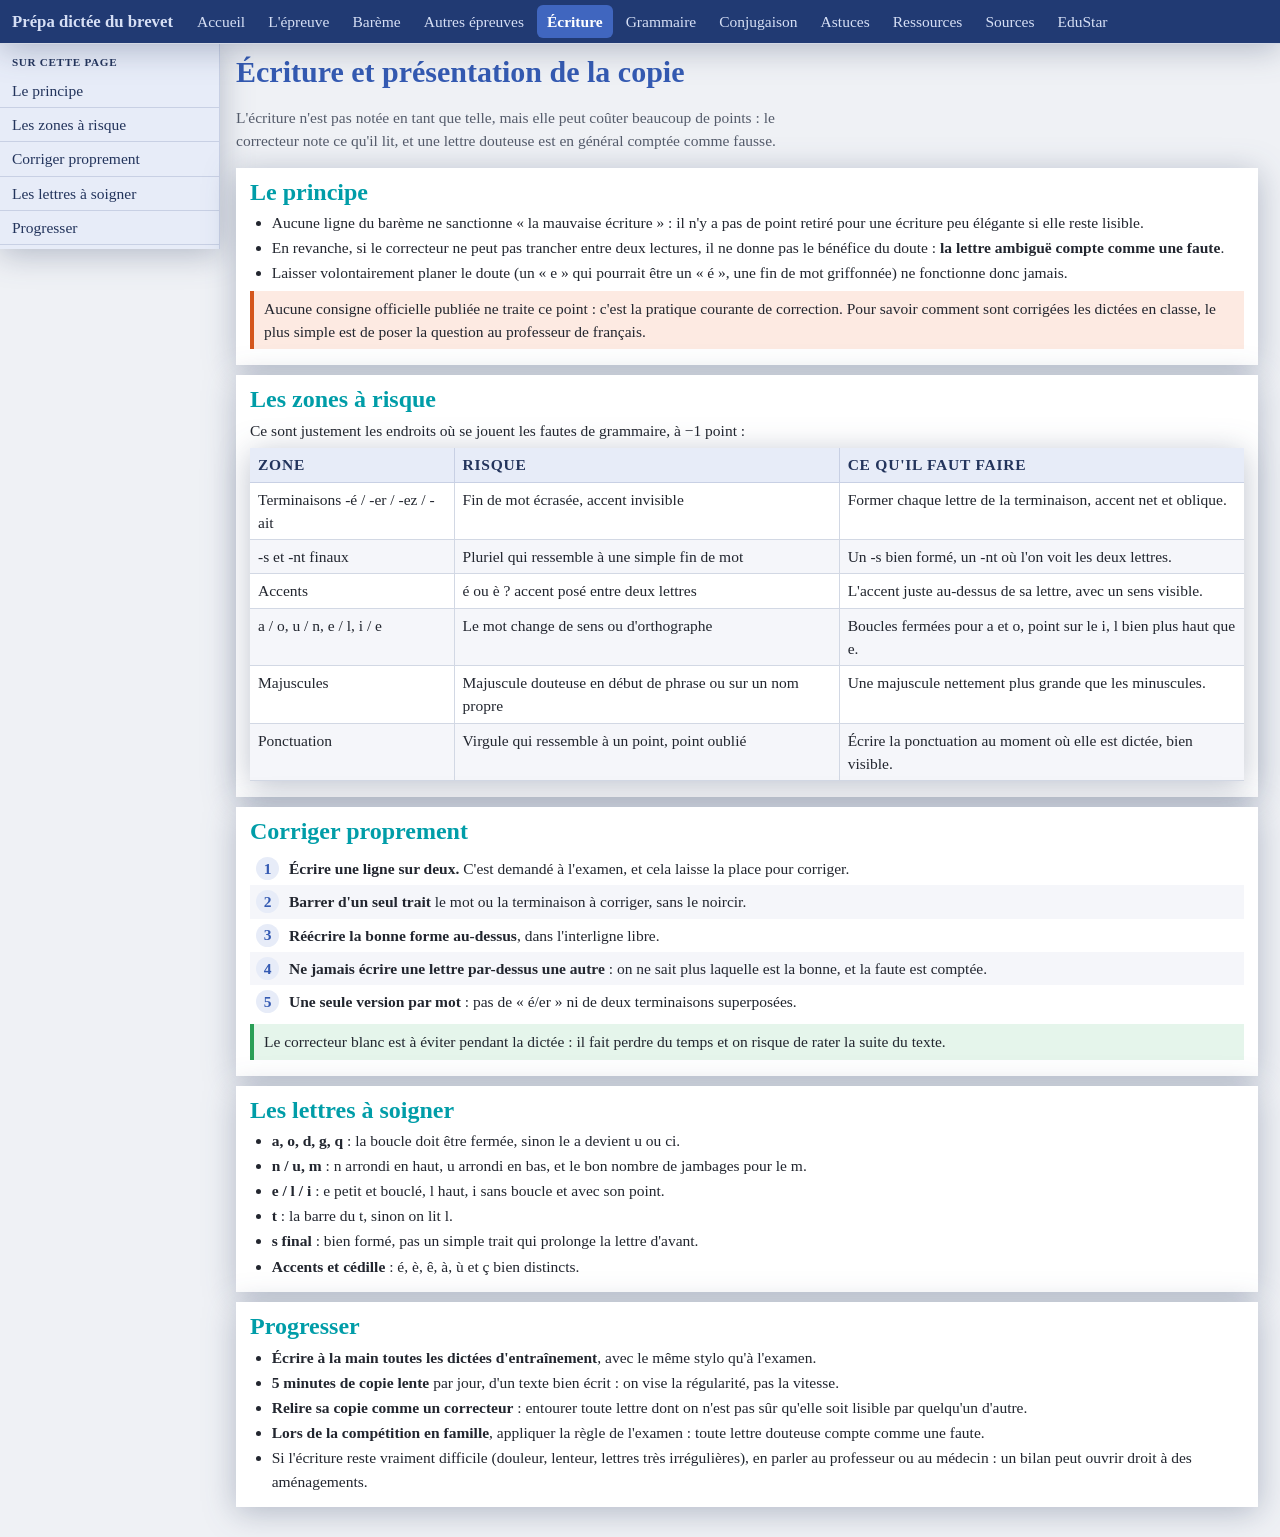
<file: ecriture.html>
<!doctype html>
<html lang="fr">
<head>
<meta charset="utf-8">
<meta name="viewport" content="width=device-width, initial-scale=1">
<title>Écriture et copie</title>
<link rel="stylesheet" href="style.css">
</head>
<body>
<nav class="nav">
  <a class="brand" href="index.html">Prépa dictée du brevet</a>
  <ul>
    <li><a class="item" href="index.html">Accueil</a></li>
    <li><a class="item" href="epreuve.html">L'épreuve</a></li>
    <li><a class="item" href="bareme.html">Barème</a></li>
    <li><a class="item" href="orthographe.html">Autres épreuves</a></li>
    <li><a class="item on" href="ecriture.html">Écriture</a></li>
    <li><a class="item" href="grammaire.html">Grammaire</a></li>
    <li><a class="item" href="conjugaison.html">Conjugaison</a></li>
    <li><a class="item" href="astuces.html">Astuces</a></li>
    <li><a class="item" href="ressources.html">Ressources</a></li>
    <li><a class="item" href="sources.html">Sources</a></li>
    <li><a class="item" href="../edustar/index.html">EduStar</a></li>
  </ul>
</nav>
<div class="layout">
<aside class="side">
  <div class="side-label">Sur cette page</div>
  <a href="#principe">Le principe</a>
  <a href="#zones">Les zones à risque</a>
  <a href="#ratures">Corriger proprement</a>
  <a href="#lettres">Les lettres à soigner</a>
  <a href="#progresser">Progresser</a>
</aside>
<main>
  <h1>Écriture et présentation de la copie</h1>
  <p class="lead">L'écriture n'est pas notée en tant que telle, mais elle peut coûter beaucoup de points : le correcteur note ce qu'il lit, et une lettre douteuse est en général comptée comme fausse.</p>

  <section class="card" id="principe">
    <h2>Le principe</h2>
    <ul>
      <li>Aucune ligne du barème ne sanctionne « la mauvaise écriture » : il n'y a pas de point retiré pour une écriture peu élégante si elle reste lisible.</li>
      <li>En revanche, si le correcteur ne peut pas trancher entre deux lectures, il ne donne pas le bénéfice du doute : <strong>la lettre ambiguë compte comme une faute</strong>.</li>
      <li>Laisser volontairement planer le doute (un « e » qui pourrait être un « é », une fin de mot griffonnée) ne fonctionne donc jamais.</li>
    </ul>
    <div class="note">Aucune consigne officielle publiée ne traite ce point : c'est la pratique courante de correction. Pour savoir comment sont corrigées les dictées en classe, le plus simple est de poser la question au professeur de français.</div>
  </section>

  <section class="card" id="zones">
    <h2>Les zones à risque</h2>
    <p>Ce sont justement les endroits où se jouent les fautes de grammaire, à −1 point :</p>
    <div class="tablewrap"><table>
      <thead><tr><th>Zone</th><th>Risque</th><th>Ce qu'il faut faire</th></tr></thead>
      <tbody>
        <tr><td>Terminaisons -é / -er / -ez / -ait</td><td>Fin de mot écrasée, accent invisible</td><td>Former chaque lettre de la terminaison, accent net et oblique.</td></tr>
        <tr><td>-s et -nt finaux</td><td>Pluriel qui ressemble à une simple fin de mot</td><td>Un -s bien formé, un -nt où l'on voit les deux lettres.</td></tr>
        <tr><td>Accents</td><td>é ou è ? accent posé entre deux lettres</td><td>L'accent juste au-dessus de sa lettre, avec un sens visible.</td></tr>
        <tr><td>a / o, u / n, e / l, i / e</td><td>Le mot change de sens ou d'orthographe</td><td>Boucles fermées pour a et o, point sur le i, l bien plus haut que e.</td></tr>
        <tr><td>Majuscules</td><td>Majuscule douteuse en début de phrase ou sur un nom propre</td><td>Une majuscule nettement plus grande que les minuscules.</td></tr>
        <tr><td>Ponctuation</td><td>Virgule qui ressemble à un point, point oublié</td><td>Écrire la ponctuation au moment où elle est dictée, bien visible.</td></tr>
      </tbody>
    </table></div>
  </section>

  <section class="card" id="ratures">
    <h2>Corriger proprement</h2>
    <ol class="steps">
      <li><div><strong>Écrire une ligne sur deux.</strong> C'est demandé à l'examen, et cela laisse la place pour corriger.</div></li>
      <li><div><strong>Barrer d'un seul trait</strong> le mot ou la terminaison à corriger, sans le noircir.</div></li>
      <li><div><strong>Réécrire la bonne forme au-dessus</strong>, dans l'interligne libre.</div></li>
      <li><div><strong>Ne jamais écrire une lettre par-dessus une autre</strong> : on ne sait plus laquelle est la bonne, et la faute est comptée.</div></li>
      <li><div><strong>Une seule version par mot</strong> : pas de « é/er » ni de deux terminaisons superposées.</div></li>
    </ol>
    <div class="tip">Le correcteur blanc est à éviter pendant la dictée : il fait perdre du temps et on risque de rater la suite du texte.</div>
  </section>

  <section class="card" id="lettres">
    <h2>Les lettres à soigner</h2>
    <ul>
      <li><strong>a, o, d, g, q</strong> : la boucle doit être fermée, sinon le a devient u ou ci.</li>
      <li><strong>n / u, m</strong> : n arrondi en haut, u arrondi en bas, et le bon nombre de jambages pour le m.</li>
      <li><strong>e / l / i</strong> : e petit et bouclé, l haut, i sans boucle et avec son point.</li>
      <li><strong>t</strong> : la barre du t, sinon on lit l.</li>
      <li><strong>s final</strong> : bien formé, pas un simple trait qui prolonge la lettre d'avant.</li>
      <li><strong>Accents et cédille</strong> : é, è, ê, à, ù et ç bien distincts.</li>
    </ul>
  </section>

  <section class="card" id="progresser">
    <h2>Progresser</h2>
    <ul>
      <li><strong>Écrire à la main toutes les dictées d'entraînement</strong>, avec le même stylo qu'à l'examen.</li>
      <li><strong>5 minutes de copie lente</strong> par jour, d'un texte bien écrit : on vise la régularité, pas la vitesse.</li>
      <li><strong>Relire sa copie comme un correcteur</strong> : entourer toute lettre dont on n'est pas sûr qu'elle soit lisible par quelqu'un d'autre.</li>
      <li><strong>Lors de la compétition en famille</strong>, appliquer la règle de l'examen : toute lettre douteuse compte comme une faute.</li>
      <li>Si l'écriture reste vraiment difficile (douleur, lenteur, lettres très irrégulières), en parler au professeur ou au médecin : un bilan peut ouvrir droit à des aménagements.</li>
    </ul>
  </section>
</main>
</div>
</body>
</html>
</file>
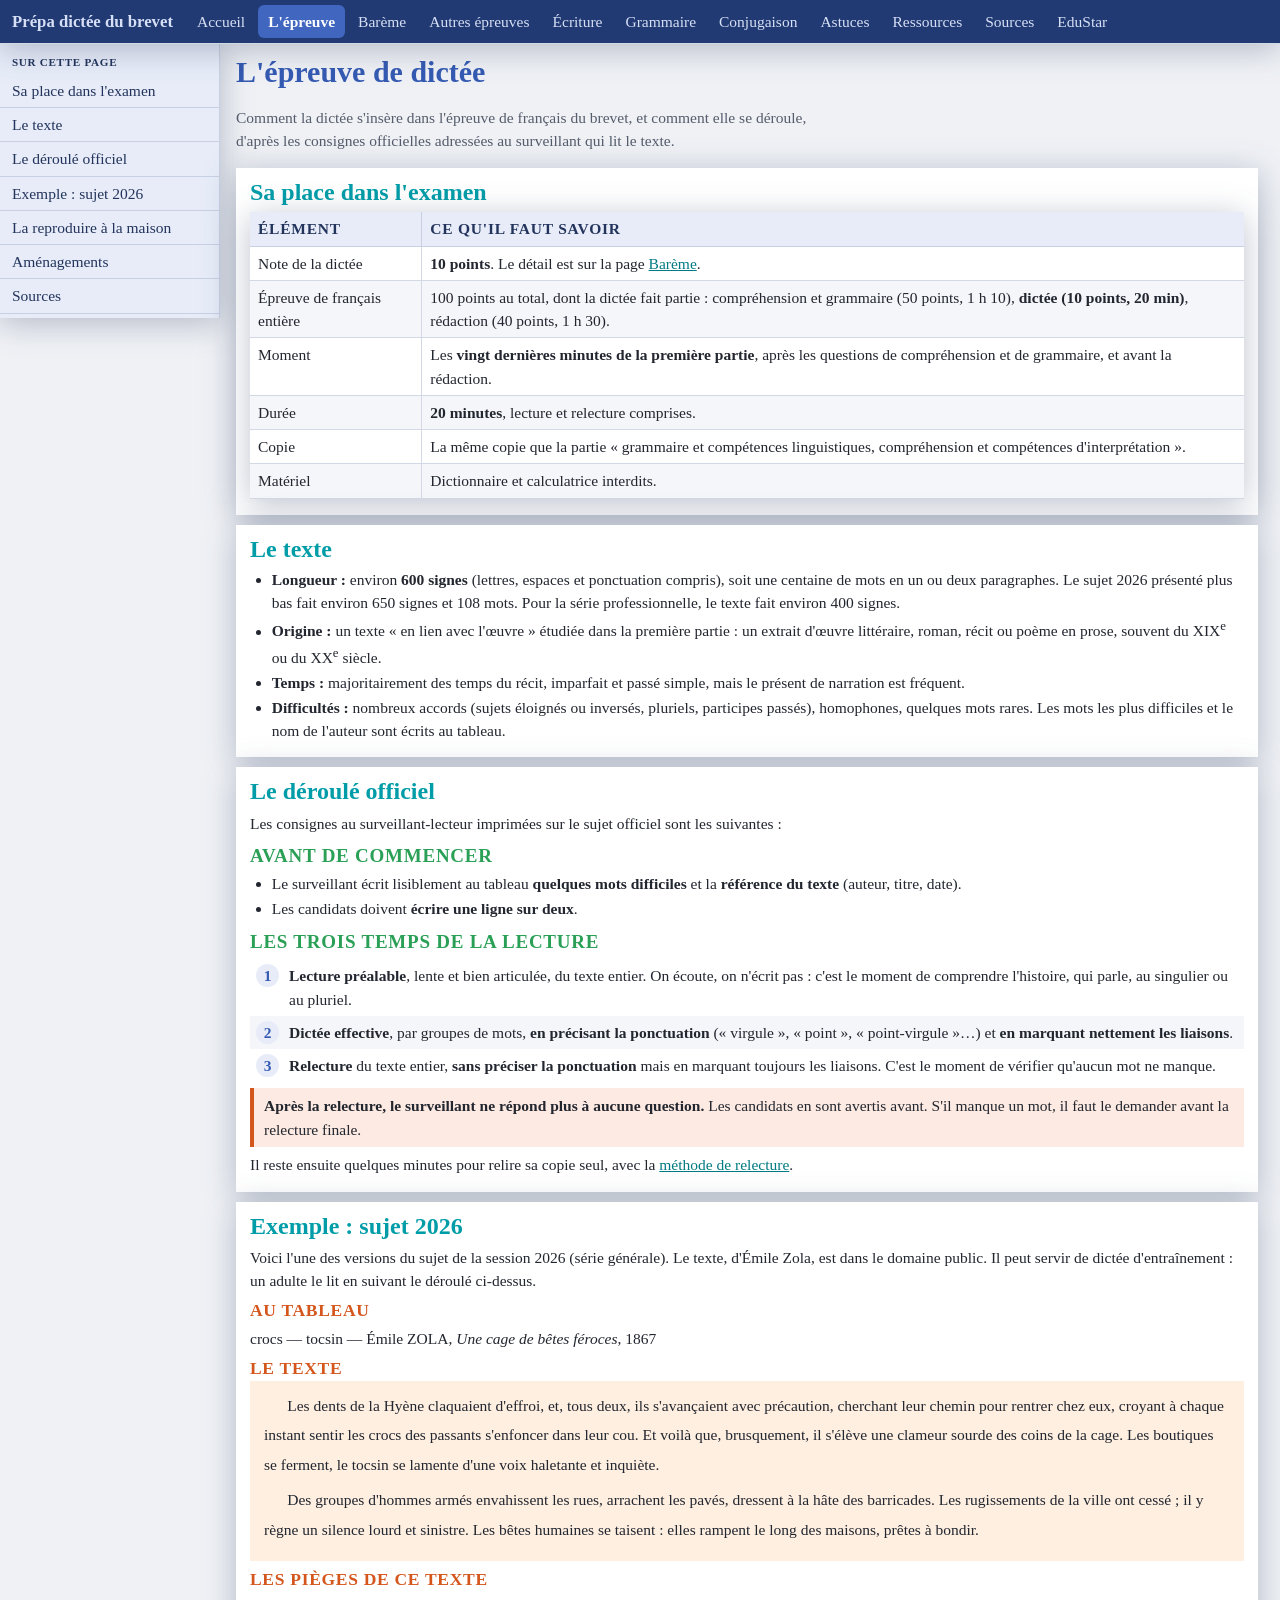
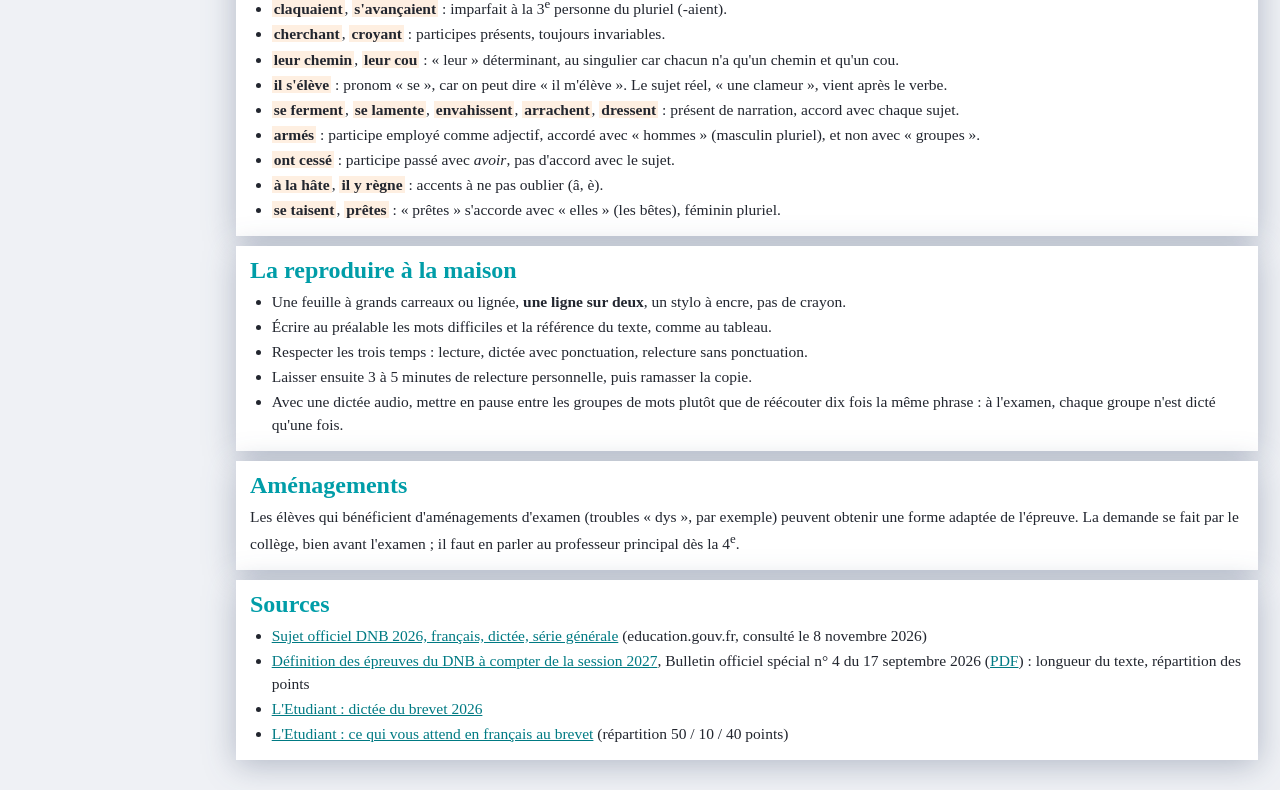
<file: epreuve.html>
<!doctype html>
<html lang="fr">
<head>
<meta charset="utf-8">
<meta name="viewport" content="width=device-width, initial-scale=1">
<title>L'épreuve de dictée</title>
<link rel="stylesheet" href="style.css">
</head>
<body>
<nav class="nav">
  <a class="brand" href="index.html">Prépa dictée du brevet</a>
  <ul>
    <li><a class="item" href="index.html">Accueil</a></li>
    <li><a class="item on" href="epreuve.html">L'épreuve</a></li>
    <li><a class="item" href="bareme.html">Barème</a></li>
    <li><a class="item" href="orthographe.html">Autres épreuves</a></li>
    <li><a class="item" href="ecriture.html">Écriture</a></li>
    <li><a class="item" href="grammaire.html">Grammaire</a></li>
    <li><a class="item" href="conjugaison.html">Conjugaison</a></li>
    <li><a class="item" href="astuces.html">Astuces</a></li>
    <li><a class="item" href="ressources.html">Ressources</a></li>
    <li><a class="item" href="sources.html">Sources</a></li>
    <li><a class="item" href="../edustar/index.html">EduStar</a></li>
  </ul>
</nav>
<div class="layout">
<aside class="side">
  <div class="side-label">Sur cette page</div>
  <a href="#place">Sa place dans l'examen</a>
  <a href="#texte">Le texte</a>
  <a href="#deroule">Le déroulé officiel</a>
  <a href="#exemple">Exemple : sujet 2026</a>
  <a href="#maison">La reproduire à la maison</a>
  <a href="#amenagements">Aménagements</a>
  <a href="#sources">Sources</a>
</aside>
<main>
  <h1>L'épreuve de dictée</h1>
  <p class="lead">Comment la dictée s'insère dans l'épreuve de français du brevet, et comment elle se déroule, d'après les consignes officielles adressées au surveillant qui lit le texte.</p>

  <section class="card" id="place">
    <h2>Sa place dans l'examen</h2>
    <div class="tablewrap"><table>
      <thead><tr><th>Élément</th><th>Ce qu'il faut savoir</th></tr></thead>
      <tbody>
        <tr><td>Note de la dictée</td><td><strong>10 points</strong>. Le détail est sur la page <a href="bareme.html">Barème</a>.</td></tr>
        <tr><td>Épreuve de français entière</td><td>100 points au total, dont la dictée fait partie : compréhension et grammaire (50 points, 1 h 10), <strong>dictée (10 points, 20 min)</strong>, rédaction (40 points, 1 h 30).</td></tr>
        <tr><td>Moment</td><td>Les <strong>vingt dernières minutes de la première partie</strong>, après les questions de compréhension et de grammaire, et avant la rédaction.</td></tr>
        <tr><td>Durée</td><td><strong>20 minutes</strong>, lecture et relecture comprises.</td></tr>
        <tr><td>Copie</td><td>La même copie que la partie « grammaire et compétences linguistiques, compréhension et compétences d'interprétation ».</td></tr>
        <tr><td>Matériel</td><td>Dictionnaire et calculatrice interdits.</td></tr>
      </tbody>
    </table></div>
  </section>

  <section class="card" id="texte">
    <h2>Le texte</h2>
    <ul>
      <li><strong>Longueur :</strong> environ <strong>600 signes</strong> (lettres, espaces et ponctuation compris), soit une centaine de mots en un ou deux paragraphes. Le sujet 2026 présenté plus bas fait environ 650 signes et 108 mots. Pour la série professionnelle, le texte fait environ 400 signes.</li>
      <li><strong>Origine :</strong> un texte « en lien avec l'œuvre » étudiée dans la première partie : un extrait d'œuvre littéraire, roman, récit ou poème en prose, souvent du XIX<sup>e</sup> ou du XX<sup>e</sup> siècle.</li>
      <li><strong>Temps :</strong> majoritairement des temps du récit, imparfait et passé simple, mais le présent de narration est fréquent.</li>
      <li><strong>Difficultés :</strong> nombreux accords (sujets éloignés ou inversés, pluriels, participes passés), homophones, quelques mots rares. Les mots les plus difficiles et le nom de l'auteur sont écrits au tableau.</li>
    </ul>
  </section>

  <section class="card" id="deroule">
    <h2>Le déroulé officiel</h2>
    <p>Les consignes au surveillant-lecteur imprimées sur le sujet officiel sont les suivantes :</p>
    <h3>Avant de commencer</h3>
    <ul>
      <li>Le surveillant écrit lisiblement au tableau <strong>quelques mots difficiles</strong> et la <strong>référence du texte</strong> (auteur, titre, date).</li>
      <li>Les candidats doivent <strong>écrire une ligne sur deux</strong>.</li>
    </ul>
    <h3>Les trois temps de la lecture</h3>
    <ol class="steps">
      <li><div><strong>Lecture préalable</strong>, lente et bien articulée, du texte entier. On écoute, on n'écrit pas : c'est le moment de comprendre l'histoire, qui parle, au singulier ou au pluriel.</div></li>
      <li><div><strong>Dictée effective</strong>, par groupes de mots, <strong>en précisant la ponctuation</strong> (« virgule », « point », « point-virgule »…) et <strong>en marquant nettement les liaisons</strong>.</div></li>
      <li><div><strong>Relecture</strong> du texte entier, <strong>sans préciser la ponctuation</strong> mais en marquant toujours les liaisons. C'est le moment de vérifier qu'aucun mot ne manque.</div></li>
    </ol>
    <div class="note"><strong>Après la relecture, le surveillant ne répond plus à aucune question.</strong> Les candidats en sont avertis avant. S'il manque un mot, il faut le demander avant la relecture finale.</div>
    <p>Il reste ensuite quelques minutes pour relire sa copie seul, avec la <a href="astuces.html#relecture">méthode de relecture</a>.</p>
  </section>

  <section class="card" id="exemple">
    <h2>Exemple : sujet 2026</h2>
    <p>Voici l'une des versions du sujet de la session 2026 (série générale). Le texte, d'Émile Zola, est dans le domaine public. Il peut servir de dictée d'entraînement : un adulte le lit en suivant le déroulé ci-dessus.</p>
    <h4>Au tableau</h4>
    <p>crocs — tocsin — Émile ZOLA, <em>Une cage de bêtes féroces</em>, 1867</p>
    <h4>Le texte</h4>
    <div class="dictee">
      <p>Les dents de la Hyène claquaient d'effroi, et, tous deux, ils s'avançaient avec précaution, cherchant leur chemin pour rentrer chez eux, croyant à chaque instant sentir les crocs des passants s'enfoncer dans leur cou. Et voilà que, brusquement, il s'élève une clameur sourde des coins de la cage. Les boutiques se ferment, le tocsin se lamente d'une voix haletante et inquiète.</p>
      <p>Des groupes d'hommes armés envahissent les rues, arrachent les pavés, dressent à la hâte des barricades. Les rugissements de la ville ont cessé ; il y règne un silence lourd et sinistre. Les bêtes humaines se taisent : elles rampent le long des maisons, prêtes à bondir.</p>
    </div>
    <h4>Les pièges de ce texte</h4>
    <ul>
      <li><mark>claquaient</mark>, <mark>s'avançaient</mark> : imparfait à la 3<sup>e</sup> personne du pluriel (-aient).</li>
      <li><mark>cherchant</mark>, <mark>croyant</mark> : participes présents, toujours invariables.</li>
      <li><mark>leur chemin</mark>, <mark>leur cou</mark> : « leur » déterminant, au singulier car chacun n'a qu'un chemin et qu'un cou.</li>
      <li><mark>il s'élève</mark> : pronom « se », car on peut dire « il m'élève ». Le sujet réel, « une clameur », vient après le verbe.</li>
      <li><mark>se ferment</mark>, <mark>se lamente</mark>, <mark>envahissent</mark>, <mark>arrachent</mark>, <mark>dressent</mark> : présent de narration, accord avec chaque sujet.</li>
      <li><mark>armés</mark> : participe employé comme adjectif, accordé avec « hommes » (masculin pluriel), et non avec « groupes ».</li>
      <li><mark>ont cessé</mark> : participe passé avec <em>avoir</em>, pas d'accord avec le sujet.</li>
      <li><mark>à la hâte</mark>, <mark>il y règne</mark> : accents à ne pas oublier (â, è).</li>
      <li><mark>se taisent</mark>, <mark>prêtes</mark> : « prêtes » s'accorde avec « elles » (les bêtes), féminin pluriel.</li>
    </ul>
  </section>

  <section class="card" id="maison">
    <h2>La reproduire à la maison</h2>
    <ul>
      <li>Une feuille à grands carreaux ou lignée, <strong>une ligne sur deux</strong>, un stylo à encre, pas de crayon.</li>
      <li>Écrire au préalable les mots difficiles et la référence du texte, comme au tableau.</li>
      <li>Respecter les trois temps : lecture, dictée avec ponctuation, relecture sans ponctuation.</li>
      <li>Laisser ensuite 3 à 5 minutes de relecture personnelle, puis ramasser la copie.</li>
      <li>Avec une dictée audio, mettre en pause entre les groupes de mots plutôt que de réécouter dix fois la même phrase : à l'examen, chaque groupe n'est dicté qu'une fois.</li>
    </ul>
  </section>

  <section class="card" id="amenagements">
    <h2>Aménagements</h2>
    <p>Les élèves qui bénéficient d'aménagements d'examen (troubles « dys », par exemple) peuvent obtenir une forme adaptée de l'épreuve. La demande se fait par le collège, bien avant l'examen ; il faut en parler au professeur principal dès la 4<sup>e</sup>.</p>
  </section>

  <section class="card" id="sources">
    <h2>Sources</h2>
    <ul>
      <li><a href="https://www.education.gouv.fr/sites/default/files/document/diplome-national-du-brevet-2026-francais-dictee-serie-generale-518117.pdf">Sujet officiel DNB 2026, français, dictée, série générale</a> (education.gouv.fr, consulté le 8 novembre 2026)</li>
      <li><a href="https://www.education.gouv.fr/bo/2026/Hebdo4/MENE2623228N">Définition des épreuves du DNB à compter de la session 2027</a>, Bulletin officiel spécial n° 4 du 17 septembre 2026 (<a href="https://www.education.gouv.fr/sites/default/files/document/20260917boenjsspe4pdf-520753.pdf">PDF</a>) : longueur du texte, répartition des points</li>
      <li><a href="https://www.letudiant.fr/college/brevet/dictee-du-brevet-2026-sujet-entrainement-et-correction.html">L'Etudiant : dictée du brevet 2026</a></li>
      <li><a href="https://www.letudiant.fr/college/brevet/brevet-2018-ce-qui-vous-attend-en-francais.html">L'Etudiant : ce qui vous attend en français au brevet</a> (répartition 50 / 10 / 40 points)</li>
    </ul>
  </section>
</main>
</div>
</body>
</html>
</file>
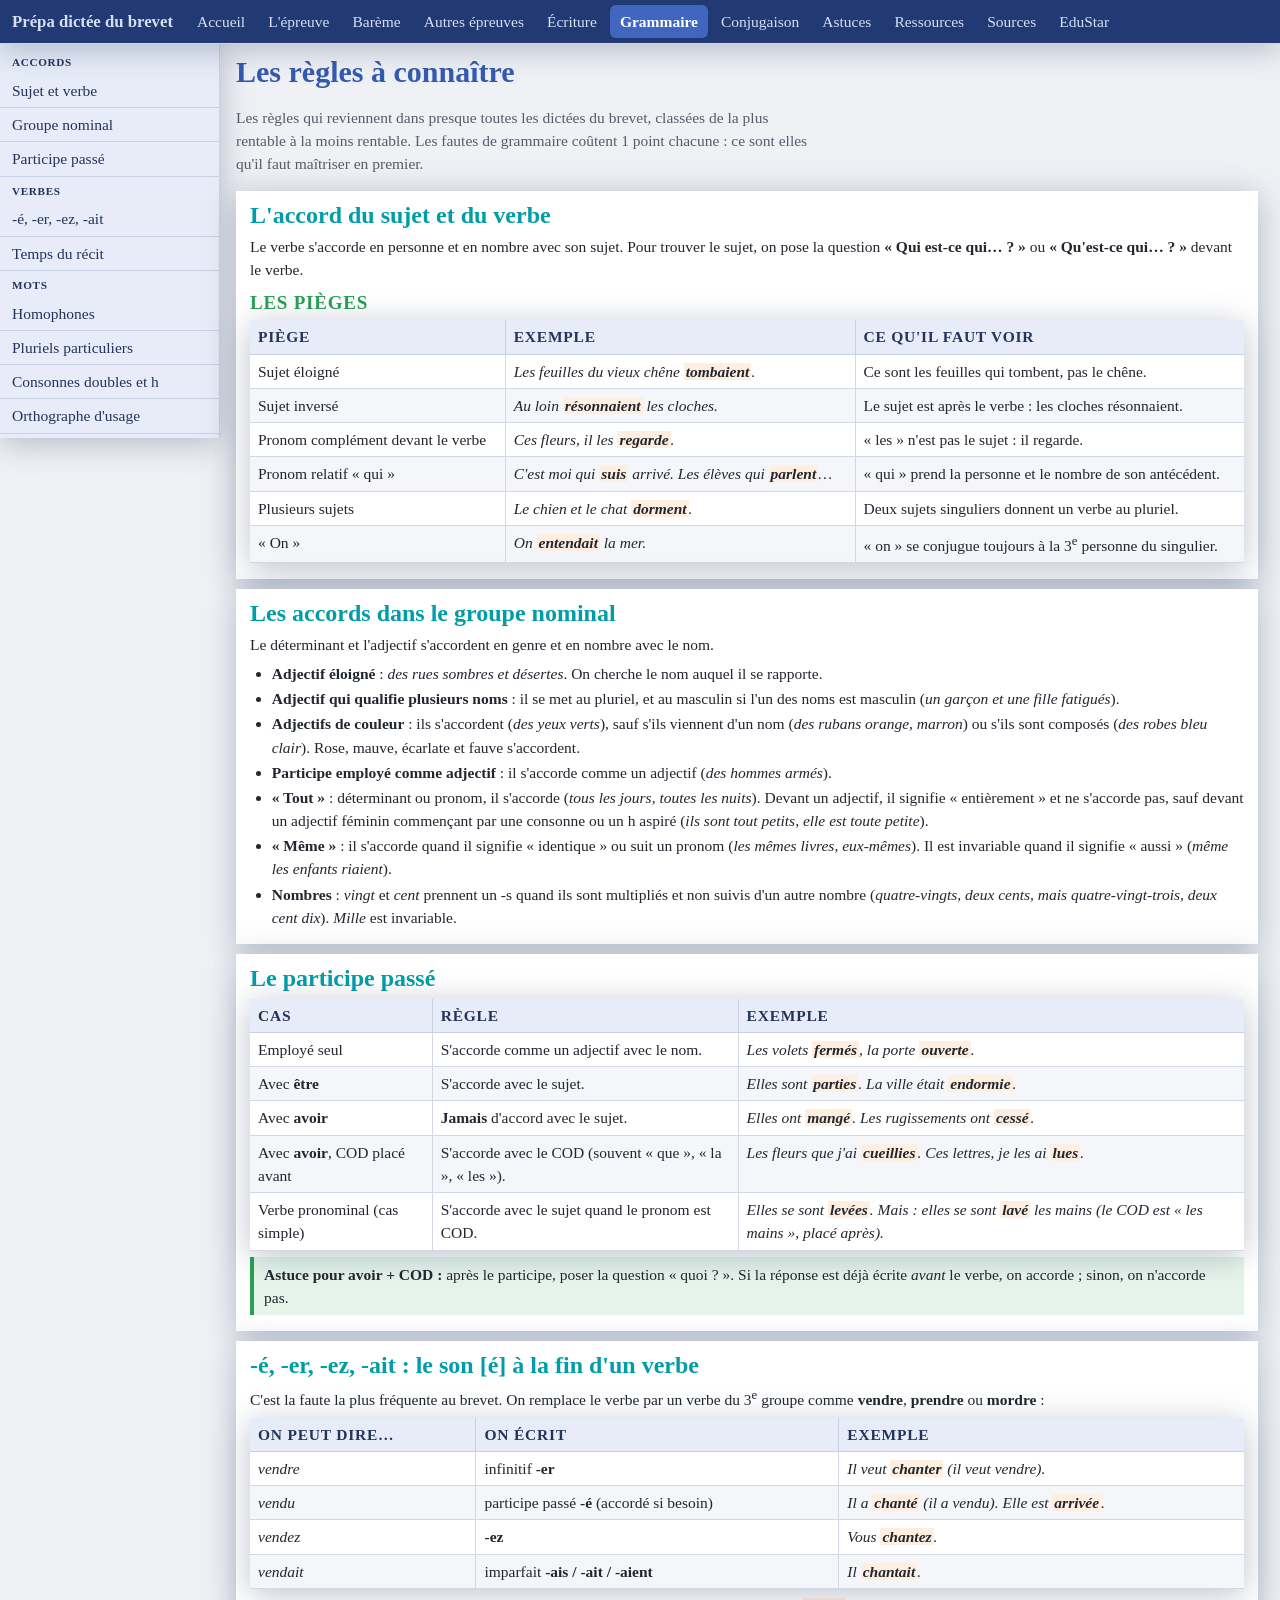
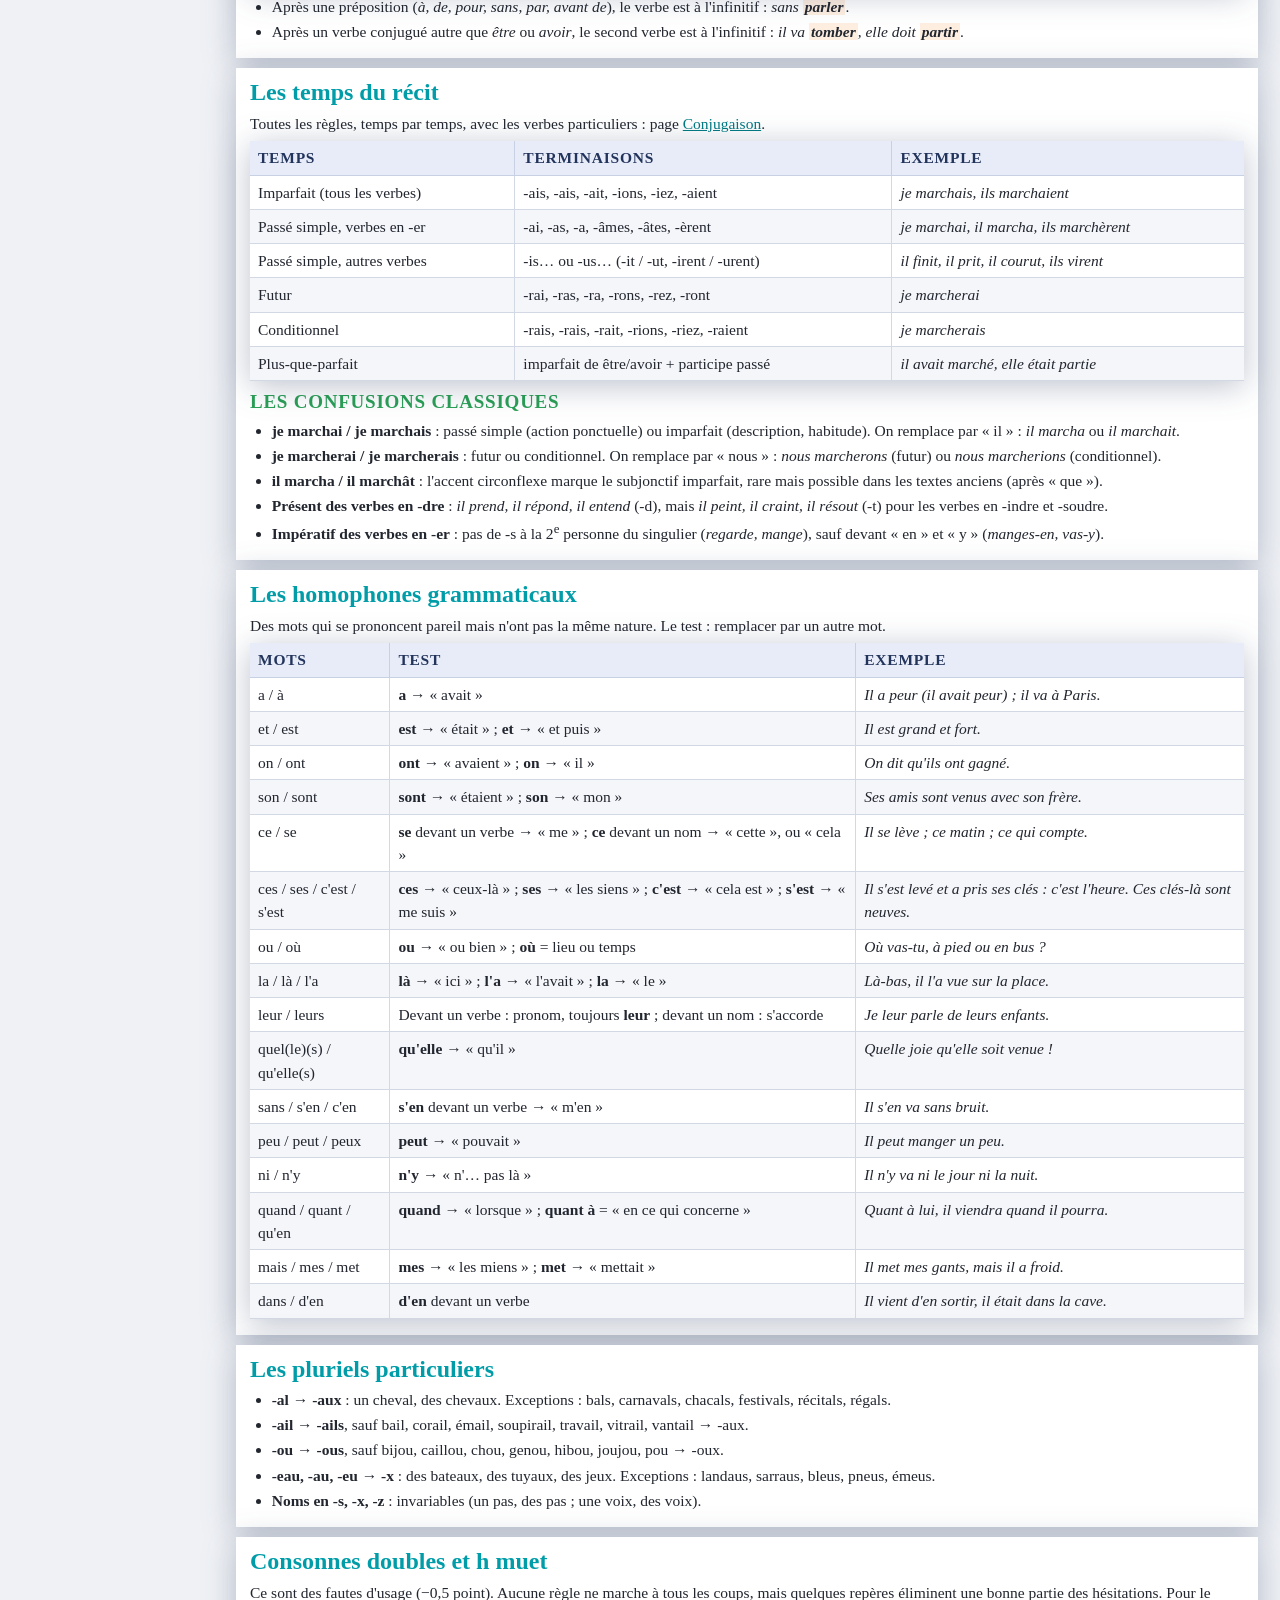
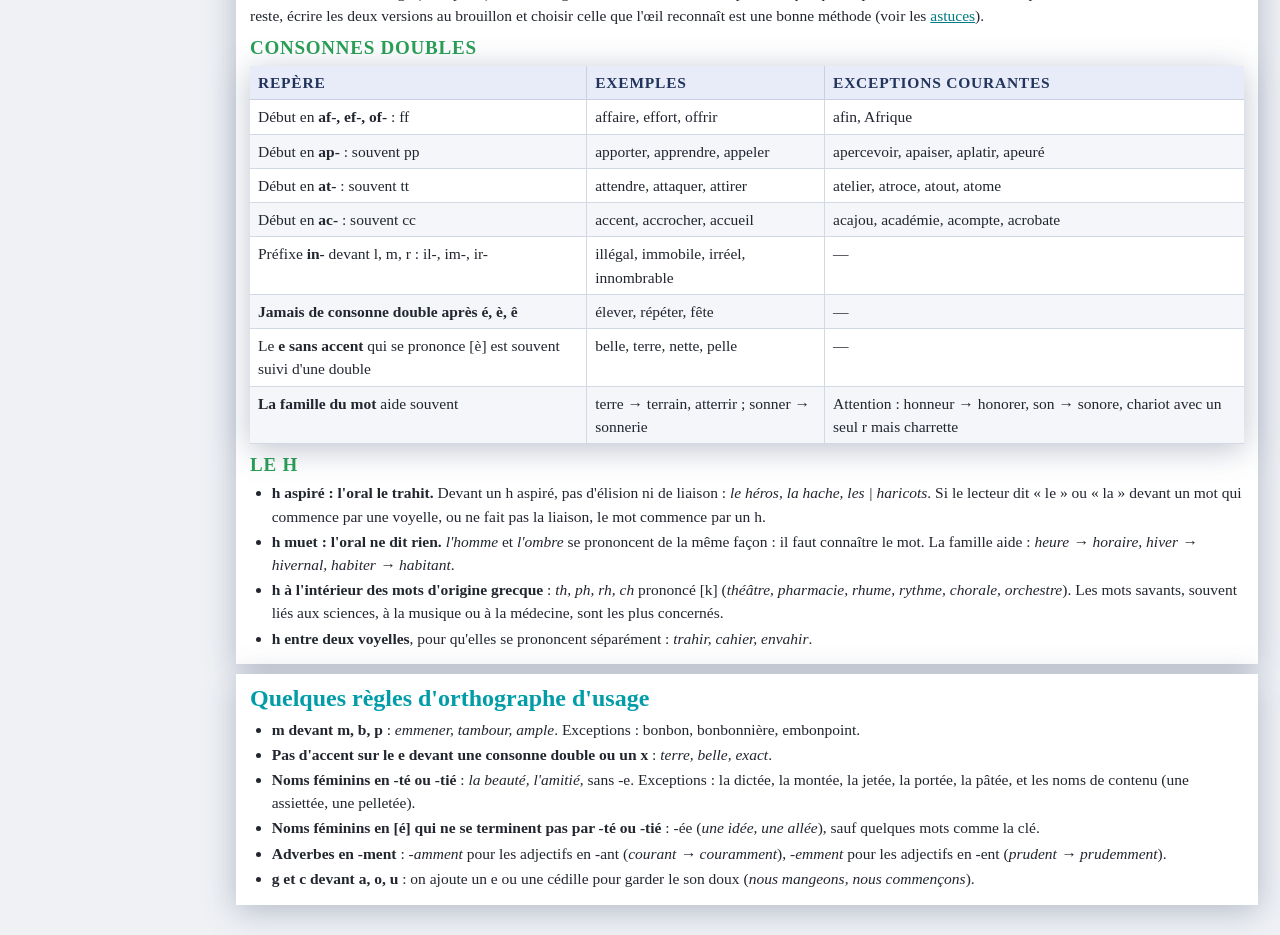
<file: grammaire.html>
<!doctype html>
<html lang="fr">
<head>
<meta charset="utf-8">
<meta name="viewport" content="width=device-width, initial-scale=1">
<title>Règles de grammaire</title>
<link rel="stylesheet" href="style.css">
</head>
<body>
<nav class="nav">
  <a class="brand" href="index.html">Prépa dictée du brevet</a>
  <ul>
    <li><a class="item" href="index.html">Accueil</a></li>
    <li><a class="item" href="epreuve.html">L'épreuve</a></li>
    <li><a class="item" href="bareme.html">Barème</a></li>
    <li><a class="item" href="orthographe.html">Autres épreuves</a></li>
    <li><a class="item" href="ecriture.html">Écriture</a></li>
    <li><a class="item on" href="grammaire.html">Grammaire</a></li>
    <li><a class="item" href="conjugaison.html">Conjugaison</a></li>
    <li><a class="item" href="astuces.html">Astuces</a></li>
    <li><a class="item" href="ressources.html">Ressources</a></li>
    <li><a class="item" href="sources.html">Sources</a></li>
    <li><a class="item" href="../edustar/index.html">EduStar</a></li>
  </ul>
</nav>
<div class="layout">
<aside class="side">
  <div class="side-label">Accords</div>
  <a href="#accords">Sujet et verbe</a>
  <a href="#gn">Groupe nominal</a>
  <a href="#pp">Participe passé</a>
  <div class="side-label">Verbes</div>
  <a href="#e-er">-é, -er, -ez, -ait</a>
  <a href="#conjugaison">Temps du récit</a>
  <div class="side-label">Mots</div>
  <a href="#homophones">Homophones</a>
  <a href="#pluriels">Pluriels particuliers</a>
  <a href="#doubles">Consonnes doubles et h</a>
  <a href="#usage">Orthographe d'usage</a>
</aside>
<main>
  <h1>Les règles à connaître</h1>
  <p class="lead">Les règles qui reviennent dans presque toutes les dictées du brevet, classées de la plus rentable à la moins rentable. Les fautes de grammaire coûtent 1 point chacune : ce sont elles qu'il faut maîtriser en premier.</p>

  <section class="card" id="accords">
    <h2>L'accord du sujet et du verbe</h2>
    <p>Le verbe s'accorde en personne et en nombre avec son sujet. Pour trouver le sujet, on pose la question <strong>« Qui est-ce qui… ? »</strong> ou <strong>« Qu'est-ce qui… ? »</strong> devant le verbe.</p>
    <h3>Les pièges</h3>
    <div class="tablewrap"><table>
      <thead><tr><th>Piège</th><th>Exemple</th><th>Ce qu'il faut voir</th></tr></thead>
      <tbody>
        <tr><td>Sujet éloigné</td><td class="ex">Les feuilles du vieux chêne <mark>tombaient</mark>.</td><td>Ce sont les feuilles qui tombent, pas le chêne.</td></tr>
        <tr><td>Sujet inversé</td><td class="ex">Au loin <mark>résonnaient</mark> les cloches.</td><td>Le sujet est après le verbe : les cloches résonnaient.</td></tr>
        <tr><td>Pronom complément devant le verbe</td><td class="ex">Ces fleurs, il les <mark>regarde</mark>.</td><td>« les » n'est pas le sujet : il regarde.</td></tr>
        <tr><td>Pronom relatif « qui »</td><td class="ex">C'est moi qui <mark>suis</mark> arrivé. Les élèves qui <mark>parlent</mark>…</td><td>« qui » prend la personne et le nombre de son antécédent.</td></tr>
        <tr><td>Plusieurs sujets</td><td class="ex">Le chien et le chat <mark>dorment</mark>.</td><td>Deux sujets singuliers donnent un verbe au pluriel.</td></tr>
        <tr><td>« On »</td><td class="ex">On <mark>entendait</mark> la mer.</td><td>« on » se conjugue toujours à la 3<sup>e</sup> personne du singulier.</td></tr>
      </tbody>
    </table></div>
  </section>

  <section class="card" id="gn">
    <h2>Les accords dans le groupe nominal</h2>
    <p>Le déterminant et l'adjectif s'accordent en genre et en nombre avec le nom.</p>
    <ul>
      <li><strong>Adjectif éloigné</strong> : <span class="ex">des rues sombres et désertes</span>. On cherche le nom auquel il se rapporte.</li>
      <li><strong>Adjectif qui qualifie plusieurs noms</strong> : il se met au pluriel, et au masculin si l'un des noms est masculin (<span class="ex">un garçon et une fille fatigués</span>).</li>
      <li><strong>Adjectifs de couleur</strong> : ils s'accordent (<span class="ex">des yeux verts</span>), sauf s'ils viennent d'un nom (<span class="ex">des rubans orange, marron</span>) ou s'ils sont composés (<span class="ex">des robes bleu clair</span>). Rose, mauve, écarlate et fauve s'accordent.</li>
      <li><strong>Participe employé comme adjectif</strong> : il s'accorde comme un adjectif (<span class="ex">des hommes armés</span>).</li>
      <li><strong>« Tout »</strong> : déterminant ou pronom, il s'accorde (<span class="ex">tous les jours, toutes les nuits</span>). Devant un adjectif, il signifie « entièrement » et ne s'accorde pas, sauf devant un adjectif féminin commençant par une consonne ou un h aspiré (<span class="ex">ils sont tout petits, elle est toute petite</span>).</li>
      <li><strong>« Même »</strong> : il s'accorde quand il signifie « identique » ou suit un pronom (<span class="ex">les mêmes livres, eux-mêmes</span>). Il est invariable quand il signifie « aussi » (<span class="ex">même les enfants riaient</span>).</li>
      <li><strong>Nombres</strong> : <em>vingt</em> et <em>cent</em> prennent un -s quand ils sont multipliés et non suivis d'un autre nombre (<span class="ex">quatre-vingts, deux cents, mais quatre-vingt-trois, deux cent dix</span>). <em>Mille</em> est invariable.</li>
    </ul>
  </section>

  <section class="card" id="pp">
    <h2>Le participe passé</h2>
    <div class="tablewrap"><table>
      <thead><tr><th>Cas</th><th>Règle</th><th>Exemple</th></tr></thead>
      <tbody>
        <tr><td>Employé seul</td><td>S'accorde comme un adjectif avec le nom.</td><td class="ex">Les volets <mark>fermés</mark>, la porte <mark>ouverte</mark>.</td></tr>
        <tr><td>Avec <strong>être</strong></td><td>S'accorde avec le sujet.</td><td class="ex">Elles sont <mark>parties</mark>. La ville était <mark>endormie</mark>.</td></tr>
        <tr><td>Avec <strong>avoir</strong></td><td><strong>Jamais</strong> d'accord avec le sujet.</td><td class="ex">Elles ont <mark>mangé</mark>. Les rugissements ont <mark>cessé</mark>.</td></tr>
        <tr><td>Avec <strong>avoir</strong>, COD placé avant</td><td>S'accorde avec le COD (souvent « que », « la », « les »).</td><td class="ex">Les fleurs que j'ai <mark>cueillies</mark>. Ces lettres, je les ai <mark>lues</mark>.</td></tr>
        <tr><td>Verbe pronominal (cas simple)</td><td>S'accorde avec le sujet quand le pronom est COD.</td><td class="ex">Elles se sont <mark>levées</mark>. Mais : elles se sont <mark>lavé</mark> les mains (le COD est « les mains », placé après).</td></tr>
      </tbody>
    </table></div>
    <div class="tip"><strong>Astuce pour avoir + COD :</strong> après le participe, poser la question « quoi ? ». Si la réponse est déjà écrite <em>avant</em> le verbe, on accorde ; sinon, on n'accorde pas.</div>
  </section>

  <section class="card" id="e-er">
    <h2>-é, -er, -ez, -ait : le son [é] à la fin d'un verbe</h2>
    <p>C'est la faute la plus fréquente au brevet. On remplace le verbe par un verbe du 3<sup>e</sup> groupe comme <strong>vendre</strong>, <strong>prendre</strong> ou <strong>mordre</strong> :</p>
    <div class="tablewrap"><table>
      <thead><tr><th>On peut dire…</th><th>On écrit</th><th>Exemple</th></tr></thead>
      <tbody>
        <tr><td><em>vendre</em></td><td>infinitif <strong>-er</strong></td><td class="ex">Il veut <mark>chanter</mark> (il veut vendre).</td></tr>
        <tr><td><em>vendu</em></td><td>participe passé <strong>-é</strong> (accordé si besoin)</td><td class="ex">Il a <mark>chanté</mark> (il a vendu). Elle est <mark>arrivée</mark>.</td></tr>
        <tr><td><em>vendez</em></td><td><strong>-ez</strong></td><td class="ex">Vous <mark>chantez</mark>.</td></tr>
        <tr><td><em>vendait</em></td><td>imparfait <strong>-ais / -ait / -aient</strong></td><td class="ex">Il <mark>chantait</mark>.</td></tr>
      </tbody>
    </table></div>
    <ul>
      <li>Après une préposition (<em>à, de, pour, sans, par, avant de</em>), le verbe est à l'infinitif : <span class="ex">sans <mark>parler</mark></span>.</li>
      <li>Après un verbe conjugué autre que <em>être</em> ou <em>avoir</em>, le second verbe est à l'infinitif : <span class="ex">il va <mark>tomber</mark>, elle doit <mark>partir</mark></span>.</li>
    </ul>
  </section>

  <section class="card" id="conjugaison">
    <h2>Les temps du récit</h2>
    <p>Toutes les règles, temps par temps, avec les verbes particuliers : page <a href="conjugaison.html">Conjugaison</a>.</p>
    <div class="tablewrap"><table>
      <thead><tr><th>Temps</th><th>Terminaisons</th><th>Exemple</th></tr></thead>
      <tbody>
        <tr><td>Imparfait (tous les verbes)</td><td>-ais, -ais, -ait, -ions, -iez, -aient</td><td class="ex">je marchais, ils marchaient</td></tr>
        <tr><td>Passé simple, verbes en -er</td><td>-ai, -as, -a, -âmes, -âtes, -èrent</td><td class="ex">je marchai, il marcha, ils marchèrent</td></tr>
        <tr><td>Passé simple, autres verbes</td><td>-is… ou -us… (-it / -ut, -irent / -urent)</td><td class="ex">il finit, il prit, il courut, ils virent</td></tr>
        <tr><td>Futur</td><td>-rai, -ras, -ra, -rons, -rez, -ront</td><td class="ex">je marcherai</td></tr>
        <tr><td>Conditionnel</td><td>-rais, -rais, -rait, -rions, -riez, -raient</td><td class="ex">je marcherais</td></tr>
        <tr><td>Plus-que-parfait</td><td>imparfait de être/avoir + participe passé</td><td class="ex">il avait marché, elle était partie</td></tr>
      </tbody>
    </table></div>
    <h3>Les confusions classiques</h3>
    <ul>
      <li><strong>je marchai / je marchais</strong> : passé simple (action ponctuelle) ou imparfait (description, habitude). On remplace par « il » : <em>il marcha</em> ou <em>il marchait</em>.</li>
      <li><strong>je marcherai / je marcherais</strong> : futur ou conditionnel. On remplace par « nous » : <em>nous marcherons</em> (futur) ou <em>nous marcherions</em> (conditionnel).</li>
      <li><strong>il marcha / il marchât</strong> : l'accent circonflexe marque le subjonctif imparfait, rare mais possible dans les textes anciens (après « que »).</li>
      <li><strong>Présent des verbes en -dre</strong> : <em>il prend, il répond, il entend</em> (-d), mais <em>il peint, il craint, il résout</em> (-t) pour les verbes en -indre et -soudre.</li>
      <li><strong>Impératif des verbes en -er</strong> : pas de -s à la 2<sup>e</sup> personne du singulier (<em>regarde, mange</em>), sauf devant « en » et « y » (<em>manges-en, vas-y</em>).</li>
    </ul>
  </section>

  <section class="card" id="homophones">
    <h2>Les homophones grammaticaux</h2>
    <p>Des mots qui se prononcent pareil mais n'ont pas la même nature. Le test : remplacer par un autre mot.</p>
    <div class="tablewrap"><table>
      <thead><tr><th>Mots</th><th>Test</th><th>Exemple</th></tr></thead>
      <tbody>
        <tr><td>a / à</td><td><strong>a</strong> → « avait »</td><td class="ex">Il a peur (il avait peur) ; il va à Paris.</td></tr>
        <tr><td>et / est</td><td><strong>est</strong> → « était » ; <strong>et</strong> → « et puis »</td><td class="ex">Il est grand et fort.</td></tr>
        <tr><td>on / ont</td><td><strong>ont</strong> → « avaient » ; <strong>on</strong> → « il »</td><td class="ex">On dit qu'ils ont gagné.</td></tr>
        <tr><td>son / sont</td><td><strong>sont</strong> → « étaient » ; <strong>son</strong> → « mon »</td><td class="ex">Ses amis sont venus avec son frère.</td></tr>
        <tr><td>ce / se</td><td><strong>se</strong> devant un verbe → « me » ; <strong>ce</strong> devant un nom → « cette », ou « cela »</td><td class="ex">Il se lève ; ce matin ; ce qui compte.</td></tr>
        <tr><td>ces / ses / c'est / s'est</td><td><strong>ces</strong> → « ceux-là » ; <strong>ses</strong> → « les siens » ; <strong>c'est</strong> → « cela est » ; <strong>s'est</strong> → « me suis »</td><td class="ex">Il s'est levé et a pris ses clés : c'est l'heure. Ces clés-là sont neuves.</td></tr>
        <tr><td>ou / où</td><td><strong>ou</strong> → « ou bien » ; <strong>où</strong> = lieu ou temps</td><td class="ex">Où vas-tu, à pied ou en bus ?</td></tr>
        <tr><td>la / là / l'a</td><td><strong>là</strong> → « ici » ; <strong>l'a</strong> → « l'avait » ; <strong>la</strong> → « le »</td><td class="ex">Là-bas, il l'a vue sur la place.</td></tr>
        <tr><td>leur / leurs</td><td>Devant un verbe : pronom, toujours <strong>leur</strong> ; devant un nom : s'accorde</td><td class="ex">Je leur parle de leurs enfants.</td></tr>
        <tr><td>quel(le)(s) / qu'elle(s)</td><td><strong>qu'elle</strong> → « qu'il »</td><td class="ex">Quelle joie qu'elle soit venue !</td></tr>
        <tr><td>sans / s'en / c'en</td><td><strong>s'en</strong> devant un verbe → « m'en »</td><td class="ex">Il s'en va sans bruit.</td></tr>
        <tr><td>peu / peut / peux</td><td><strong>peut</strong> → « pouvait »</td><td class="ex">Il peut manger un peu.</td></tr>
        <tr><td>ni / n'y</td><td><strong>n'y</strong> → « n'… pas là »</td><td class="ex">Il n'y va ni le jour ni la nuit.</td></tr>
        <tr><td>quand / quant / qu'en</td><td><strong>quand</strong> → « lorsque » ; <strong>quant à</strong> = « en ce qui concerne »</td><td class="ex">Quant à lui, il viendra quand il pourra.</td></tr>
        <tr><td>mais / mes / met</td><td><strong>mes</strong> → « les miens » ; <strong>met</strong> → « mettait »</td><td class="ex">Il met mes gants, mais il a froid.</td></tr>
        <tr><td>dans / d'en</td><td><strong>d'en</strong> devant un verbe</td><td class="ex">Il vient d'en sortir, il était dans la cave.</td></tr>
      </tbody>
    </table></div>
  </section>

  <section class="card" id="pluriels">
    <h2>Les pluriels particuliers</h2>
    <ul>
      <li><strong>-al → -aux</strong> : un cheval, des chevaux. Exceptions : bals, carnavals, chacals, festivals, récitals, régals.</li>
      <li><strong>-ail → -ails</strong>, sauf bail, corail, émail, soupirail, travail, vitrail, vantail → -aux.</li>
      <li><strong>-ou → -ous</strong>, sauf bijou, caillou, chou, genou, hibou, joujou, pou → -oux.</li>
      <li><strong>-eau, -au, -eu → -x</strong> : des bateaux, des tuyaux, des jeux. Exceptions : landaus, sarraus, bleus, pneus, émeus.</li>
      <li><strong>Noms en -s, -x, -z</strong> : invariables (un pas, des pas ; une voix, des voix).</li>
    </ul>
  </section>

  <section class="card" id="doubles">
    <h2>Consonnes doubles et h muet</h2>
    <p>Ce sont des fautes d'usage (−0,5 point). Aucune règle ne marche à tous les coups, mais quelques repères éliminent une bonne partie des hésitations. Pour le reste, écrire les deux versions au brouillon et choisir celle que l'œil reconnaît est une bonne méthode (voir les <a href="astuces.html#ecrire">astuces</a>).</p>
    <h3>Consonnes doubles</h3>
    <div class="tablewrap"><table>
      <thead><tr><th>Repère</th><th>Exemples</th><th>Exceptions courantes</th></tr></thead>
      <tbody>
        <tr><td>Début en <strong>af-, ef-, of-</strong> : ff</td><td>affaire, effort, offrir</td><td>afin, Afrique</td></tr>
        <tr><td>Début en <strong>ap-</strong> : souvent pp</td><td>apporter, apprendre, appeler</td><td>apercevoir, apaiser, aplatir, apeuré</td></tr>
        <tr><td>Début en <strong>at-</strong> : souvent tt</td><td>attendre, attaquer, attirer</td><td>atelier, atroce, atout, atome</td></tr>
        <tr><td>Début en <strong>ac-</strong> : souvent cc</td><td>accent, accrocher, accueil</td><td>acajou, académie, acompte, acrobate</td></tr>
        <tr><td>Préfixe <strong>in-</strong> devant l, m, r : il-, im-, ir-</td><td>illégal, immobile, irréel, innombrable</td><td>—</td></tr>
        <tr><td><strong>Jamais de consonne double après é, è, ê</strong></td><td>élever, répéter, fête</td><td>—</td></tr>
        <tr><td>Le <strong>e sans accent</strong> qui se prononce [è] est souvent suivi d'une double</td><td>belle, terre, nette, pelle</td><td>—</td></tr>
        <tr><td><strong>La famille du mot</strong> aide souvent</td><td>terre → terrain, atterrir ; sonner → sonnerie</td><td>Attention : honneur → honorer, son → sonore, chariot avec un seul r mais charrette</td></tr>
      </tbody>
    </table></div>
    <h3>Le h</h3>
    <ul>
      <li><strong>h aspiré : l'oral le trahit.</strong> Devant un h aspiré, pas d'élision ni de liaison : <span class="ex">le héros, la hache, les | haricots</span>. Si le lecteur dit « le » ou « la » devant un mot qui commence par une voyelle, ou ne fait pas la liaison, le mot commence par un h.</li>
      <li><strong>h muet : l'oral ne dit rien.</strong> <span class="ex">l'homme</span> et <span class="ex">l'ombre</span> se prononcent de la même façon : il faut connaître le mot. La famille aide : <span class="ex">heure → horaire, hiver → hivernal, habiter → habitant</span>.</li>
      <li><strong>h à l'intérieur des mots d'origine grecque</strong> : <em>th, ph, rh, ch</em> prononcé [k] (<span class="ex">théâtre, pharmacie, rhume, rythme, chorale, orchestre</span>). Les mots savants, souvent liés aux sciences, à la musique ou à la médecine, sont les plus concernés.</li>
      <li><strong>h entre deux voyelles</strong>, pour qu'elles se prononcent séparément : <span class="ex">trahir, cahier, envahir</span>.</li>
    </ul>
  </section>

  <section class="card" id="usage">
    <h2>Quelques règles d'orthographe d'usage</h2>
    <ul>
      <li><strong>m devant m, b, p</strong> : <em>emmener, tambour, ample</em>. Exceptions : bonbon, bonbonnière, embonpoint.</li>
      <li><strong>Pas d'accent sur le e devant une consonne double ou un x</strong> : <em>terre, belle, exact</em>.</li>
      <li><strong>Noms féminins en -té ou -tié</strong> : <em>la beauté, l'amitié</em>, sans -e. Exceptions : la dictée, la montée, la jetée, la portée, la pâtée, et les noms de contenu (une assiettée, une pelletée).</li>
      <li><strong>Noms féminins en [é] qui ne se terminent pas par -té ou -tié</strong> : -ée (<em>une idée, une allée</em>), sauf quelques mots comme la clé.</li>
      <li><strong>Adverbes en -ment</strong> : <em>-amment</em> pour les adjectifs en -ant (<em>courant → couramment</em>), <em>-emment</em> pour les adjectifs en -ent (<em>prudent → prudemment</em>).</li>
      <li><strong>g et c devant a, o, u</strong> : on ajoute un e ou une cédille pour garder le son doux (<em>nous mangeons, nous commençons</em>).</li>
    </ul>
  </section>
</main>
</div>
</body>
</html>
</file>
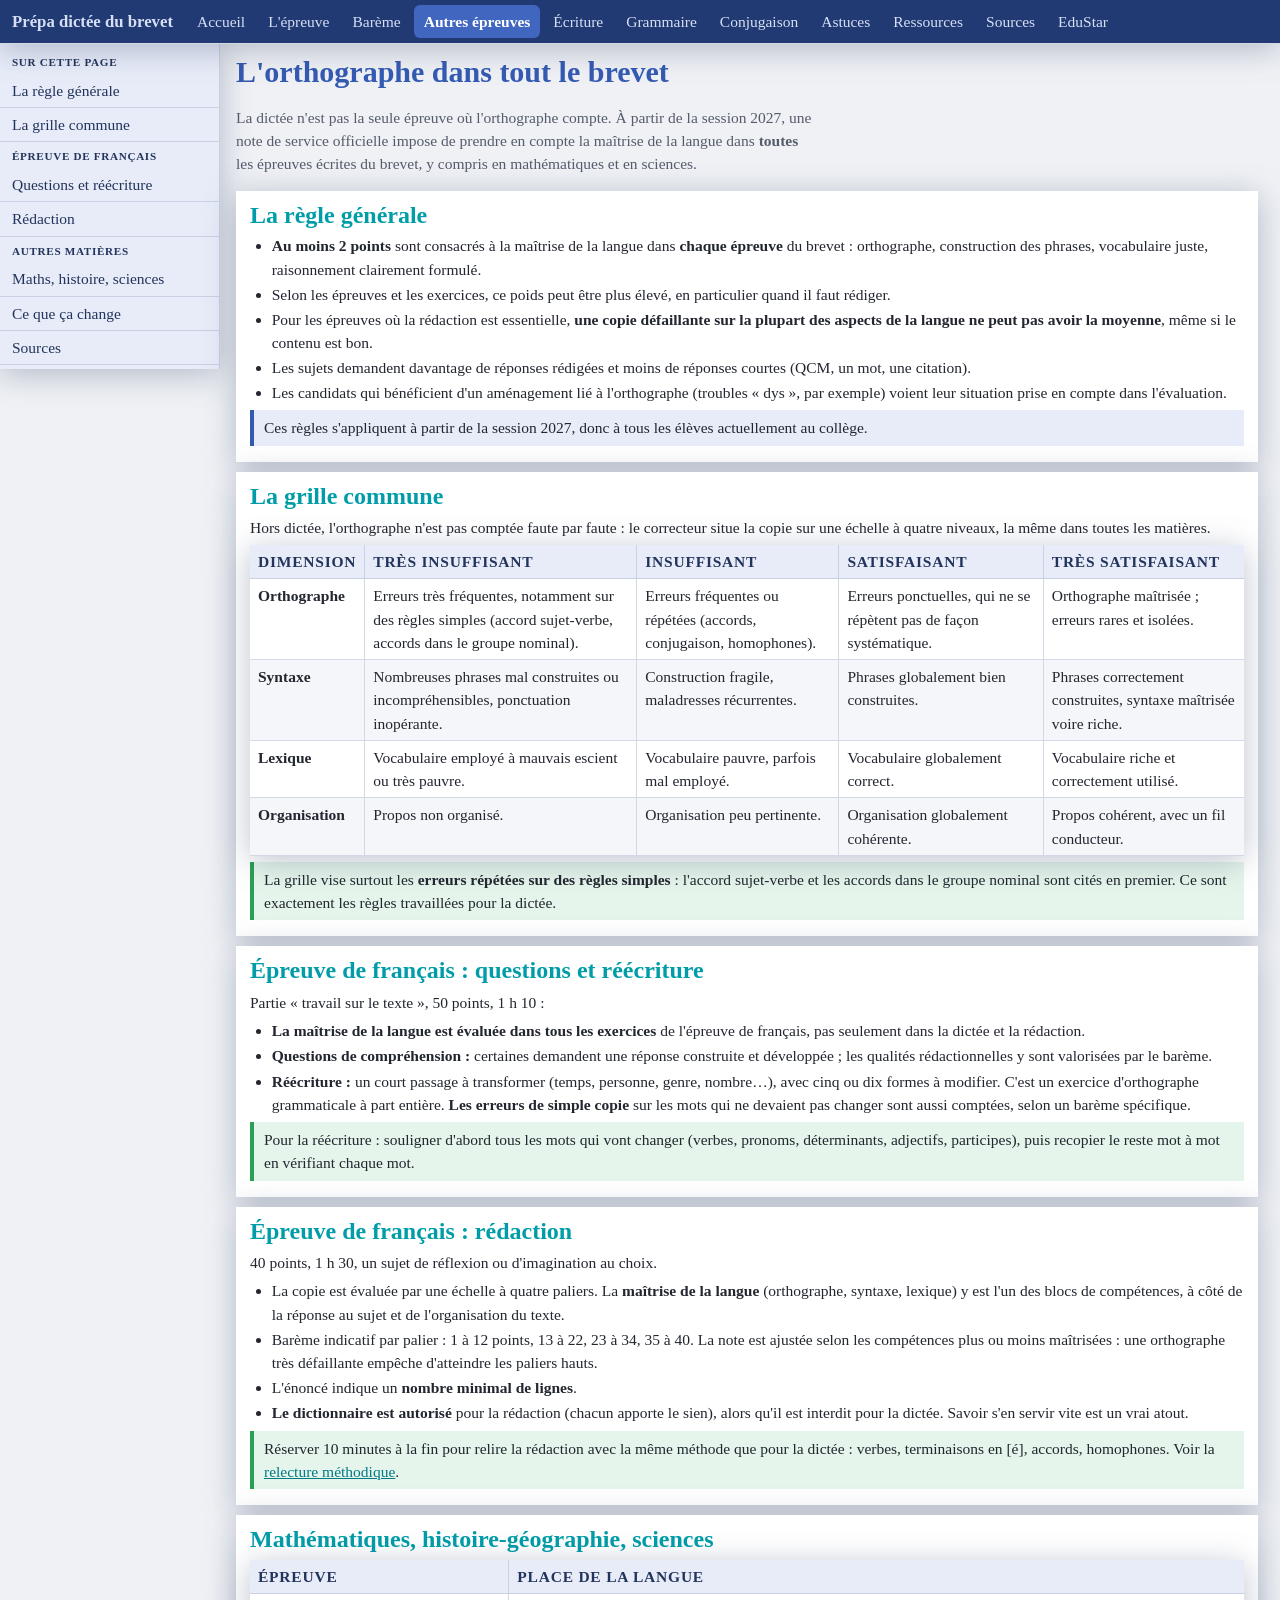
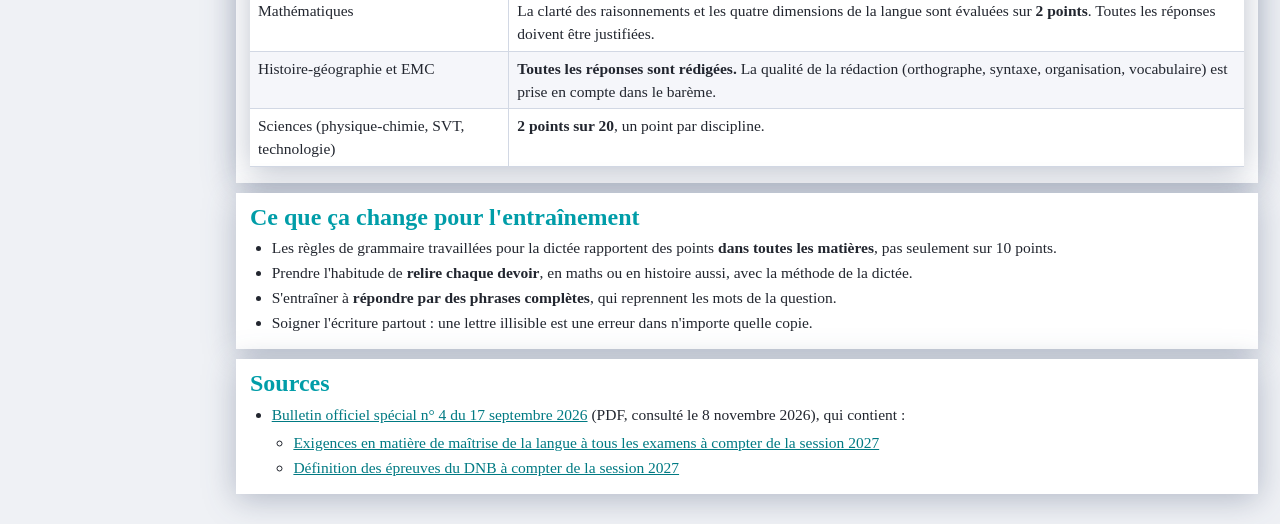
<file: orthographe.html>
<!doctype html>
<html lang="fr">
<head>
<meta charset="utf-8">
<meta name="viewport" content="width=device-width, initial-scale=1">
<title>L'orthographe dans tout le brevet</title>
<link rel="stylesheet" href="style.css">
</head>
<body>
<nav class="nav">
  <a class="brand" href="index.html">Prépa dictée du brevet</a>
  <ul>
    <li><a class="item" href="index.html">Accueil</a></li>
    <li><a class="item" href="epreuve.html">L'épreuve</a></li>
    <li><a class="item" href="bareme.html">Barème</a></li>
    <li><a class="item on" href="orthographe.html">Autres épreuves</a></li>
    <li><a class="item" href="ecriture.html">Écriture</a></li>
    <li><a class="item" href="grammaire.html">Grammaire</a></li>
    <li><a class="item" href="conjugaison.html">Conjugaison</a></li>
    <li><a class="item" href="astuces.html">Astuces</a></li>
    <li><a class="item" href="ressources.html">Ressources</a></li>
    <li><a class="item" href="sources.html">Sources</a></li>
    <li><a class="item" href="../edustar/index.html">EduStar</a></li>
  </ul>
</nav>
<div class="layout">
<aside class="side">
  <div class="side-label">Sur cette page</div>
  <a href="#regle">La règle générale</a>
  <a href="#grille">La grille commune</a>
  <div class="side-label">Épreuve de français</div>
  <a href="#questions">Questions et réécriture</a>
  <a href="#redaction">Rédaction</a>
  <div class="side-label">Autres matières</div>
  <a href="#autres">Maths, histoire, sciences</a>
  <a href="#consequences">Ce que ça change</a>
  <a href="#sources">Sources</a>
</aside>
<main>
  <h1>L'orthographe dans tout le brevet</h1>
  <p class="lead">La dictée n'est pas la seule épreuve où l'orthographe compte. À partir de la session 2027, une note de service officielle impose de prendre en compte la maîtrise de la langue dans <strong>toutes</strong> les épreuves écrites du brevet, y compris en mathématiques et en sciences.</p>

  <section class="card" id="regle">
    <h2>La règle générale</h2>
    <ul>
      <li><strong>Au moins 2 points</strong> sont consacrés à la maîtrise de la langue dans <strong>chaque épreuve</strong> du brevet : orthographe, construction des phrases, vocabulaire juste, raisonnement clairement formulé.</li>
      <li>Selon les épreuves et les exercices, ce poids peut être plus élevé, en particulier quand il faut rédiger.</li>
      <li>Pour les épreuves où la rédaction est essentielle, <strong>une copie défaillante sur la plupart des aspects de la langue ne peut pas avoir la moyenne</strong>, même si le contenu est bon.</li>
      <li>Les sujets demandent davantage de réponses rédigées et moins de réponses courtes (QCM, un mot, une citation).</li>
      <li>Les candidats qui bénéficient d'un aménagement lié à l'orthographe (troubles « dys », par exemple) voient leur situation prise en compte dans l'évaluation.</li>
    </ul>
    <div class="info">Ces règles s'appliquent à partir de la session 2027, donc à tous les élèves actuellement au collège.</div>
  </section>

  <section class="card" id="grille">
    <h2>La grille commune</h2>
    <p>Hors dictée, l'orthographe n'est pas comptée faute par faute : le correcteur situe la copie sur une échelle à quatre niveaux, la même dans toutes les matières.</p>
    <div class="tablewrap"><table>
      <thead><tr><th>Dimension</th><th>Très insuffisant</th><th>Insuffisant</th><th>Satisfaisant</th><th>Très satisfaisant</th></tr></thead>
      <tbody>
        <tr><td><strong>Orthographe</strong></td><td>Erreurs très fréquentes, notamment sur des règles simples (accord sujet-verbe, accords dans le groupe nominal).</td><td>Erreurs fréquentes ou répétées (accords, conjugaison, homophones).</td><td>Erreurs ponctuelles, qui ne se répètent pas de façon systématique.</td><td>Orthographe maîtrisée ; erreurs rares et isolées.</td></tr>
        <tr><td><strong>Syntaxe</strong></td><td>Nombreuses phrases mal construites ou incompréhensibles, ponctuation inopérante.</td><td>Construction fragile, maladresses récurrentes.</td><td>Phrases globalement bien construites.</td><td>Phrases correctement construites, syntaxe maîtrisée voire riche.</td></tr>
        <tr><td><strong>Lexique</strong></td><td>Vocabulaire employé à mauvais escient ou très pauvre.</td><td>Vocabulaire pauvre, parfois mal employé.</td><td>Vocabulaire globalement correct.</td><td>Vocabulaire riche et correctement utilisé.</td></tr>
        <tr><td><strong>Organisation</strong></td><td>Propos non organisé.</td><td>Organisation peu pertinente.</td><td>Organisation globalement cohérente.</td><td>Propos cohérent, avec un fil conducteur.</td></tr>
      </tbody>
    </table></div>
    <div class="tip">La grille vise surtout les <strong>erreurs répétées sur des règles simples</strong> : l'accord sujet-verbe et les accords dans le groupe nominal sont cités en premier. Ce sont exactement les règles travaillées pour la dictée.</div>
  </section>

  <section class="card" id="questions">
    <h2>Épreuve de français : questions et réécriture</h2>
    <p>Partie « travail sur le texte », 50 points, 1 h 10 :</p>
    <ul>
      <li><strong>La maîtrise de la langue est évaluée dans tous les exercices</strong> de l'épreuve de français, pas seulement dans la dictée et la rédaction.</li>
      <li><strong>Questions de compréhension :</strong> certaines demandent une réponse construite et développée ; les qualités rédactionnelles y sont valorisées par le barème.</li>
      <li><strong>Réécriture :</strong> un court passage à transformer (temps, personne, genre, nombre…), avec cinq ou dix formes à modifier. C'est un exercice d'orthographe grammaticale à part entière. <strong>Les erreurs de simple copie</strong> sur les mots qui ne devaient pas changer sont aussi comptées, selon un barème spécifique.</li>
    </ul>
    <div class="tip">Pour la réécriture : souligner d'abord tous les mots qui vont changer (verbes, pronoms, déterminants, adjectifs, participes), puis recopier le reste mot à mot en vérifiant chaque mot.</div>
  </section>

  <section class="card" id="redaction">
    <h2>Épreuve de français : rédaction</h2>
    <p>40 points, 1 h 30, un sujet de réflexion ou d'imagination au choix.</p>
    <ul>
      <li>La copie est évaluée par une échelle à quatre paliers. La <strong>maîtrise de la langue</strong> (orthographe, syntaxe, lexique) y est l'un des blocs de compétences, à côté de la réponse au sujet et de l'organisation du texte.</li>
      <li>Barème indicatif par palier : 1 à 12 points, 13 à 22, 23 à 34, 35 à 40. La note est ajustée selon les compétences plus ou moins maîtrisées : une orthographe très défaillante empêche d'atteindre les paliers hauts.</li>
      <li>L'énoncé indique un <strong>nombre minimal de lignes</strong>.</li>
      <li><strong>Le dictionnaire est autorisé</strong> pour la rédaction (chacun apporte le sien), alors qu'il est interdit pour la dictée. Savoir s'en servir vite est un vrai atout.</li>
    </ul>
    <div class="tip">Réserver 10 minutes à la fin pour relire la rédaction avec la même méthode que pour la dictée : verbes, terminaisons en [é], accords, homophones. Voir la <a href="astuces.html#relecture">relecture méthodique</a>.</div>
  </section>

  <section class="card" id="autres">
    <h2>Mathématiques, histoire-géographie, sciences</h2>
    <div class="tablewrap"><table>
      <thead><tr><th>Épreuve</th><th>Place de la langue</th></tr></thead>
      <tbody>
        <tr><td>Mathématiques</td><td>La clarté des raisonnements et les quatre dimensions de la langue sont évaluées sur <strong>2 points</strong>. Toutes les réponses doivent être justifiées.</td></tr>
        <tr><td>Histoire-géographie et EMC</td><td><strong>Toutes les réponses sont rédigées.</strong> La qualité de la rédaction (orthographe, syntaxe, organisation, vocabulaire) est prise en compte dans le barème.</td></tr>
        <tr><td>Sciences (physique-chimie, SVT, technologie)</td><td><strong>2 points sur 20</strong>, un point par discipline.</td></tr>
      </tbody>
    </table></div>
  </section>

  <section class="card" id="consequences">
    <h2>Ce que ça change pour l'entraînement</h2>
    <ul>
      <li>Les règles de grammaire travaillées pour la dictée rapportent des points <strong>dans toutes les matières</strong>, pas seulement sur 10 points.</li>
      <li>Prendre l'habitude de <strong>relire chaque devoir</strong>, en maths ou en histoire aussi, avec la méthode de la dictée.</li>
      <li>S'entraîner à <strong>répondre par des phrases complètes</strong>, qui reprennent les mots de la question.</li>
      <li>Soigner l'écriture partout : une lettre illisible est une erreur dans n'importe quelle copie.</li>
    </ul>
  </section>

  <section class="card" id="sources">
    <h2>Sources</h2>
    <ul>
      <li><a href="https://www.education.gouv.fr/sites/default/files/document/20260917boenjsspe4pdf-520753.pdf">Bulletin officiel spécial n° 4 du 17 septembre 2026</a> (PDF, consulté le 8 novembre 2026), qui contient :
        <ul>
          <li><a href="https://www.education.gouv.fr/bo/2026/Special4/MENE2623195N">Exigences en matière de maîtrise de la langue à tous les examens à compter de la session 2027</a></li>
          <li><a href="https://www.education.gouv.fr/bo/2026/Hebdo4/MENE2623228N">Définition des épreuves du DNB à compter de la session 2027</a></li>
        </ul>
      </li>
    </ul>
  </section>
</main>
</div>
</body>
</html>
</file>
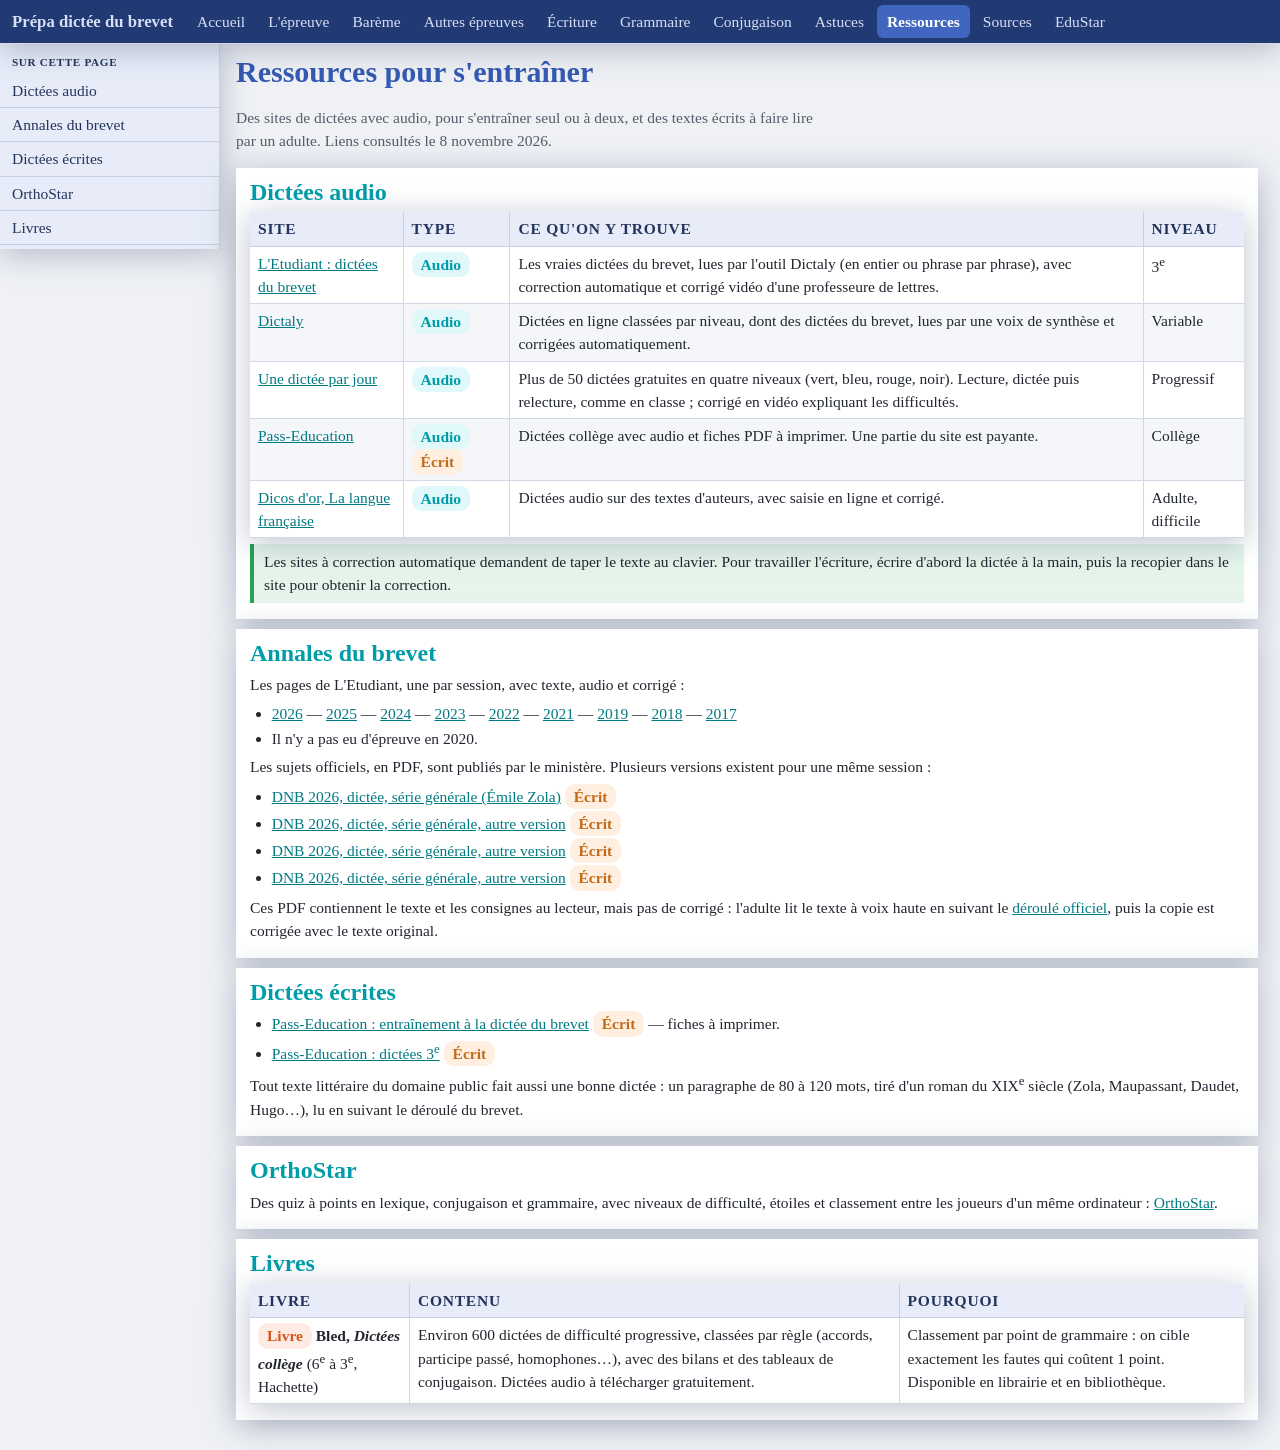
<file: ressources.html>
<!doctype html>
<html lang="fr">
<head>
<meta charset="utf-8">
<meta name="viewport" content="width=device-width, initial-scale=1">
<title>Ressources pour s'entraîner</title>
<link rel="stylesheet" href="style.css">
</head>
<body>
<nav class="nav">
  <a class="brand" href="index.html">Prépa dictée du brevet</a>
  <ul>
    <li><a class="item" href="index.html">Accueil</a></li>
    <li><a class="item" href="epreuve.html">L'épreuve</a></li>
    <li><a class="item" href="bareme.html">Barème</a></li>
    <li><a class="item" href="orthographe.html">Autres épreuves</a></li>
    <li><a class="item" href="ecriture.html">Écriture</a></li>
    <li><a class="item" href="grammaire.html">Grammaire</a></li>
    <li><a class="item" href="conjugaison.html">Conjugaison</a></li>
    <li><a class="item" href="astuces.html">Astuces</a></li>
    <li><a class="item on" href="ressources.html">Ressources</a></li>
    <li><a class="item" href="sources.html">Sources</a></li>
    <li><a class="item" href="../edustar/index.html">EduStar</a></li>
  </ul>
</nav>
<div class="layout">
<aside class="side">
  <div class="side-label">Sur cette page</div>
  <a href="#audio">Dictées audio</a>
  <a href="#annales">Annales du brevet</a>
  <a href="#ecrit">Dictées écrites</a>
  <a href="#jeux">OrthoStar</a>
  <a href="#livres">Livres</a>
</aside>
<main>
  <h1>Ressources pour s'entraîner</h1>
  <p class="lead">Des sites de dictées avec audio, pour s'entraîner seul ou à deux, et des textes écrits à faire lire par un adulte. Liens consultés le 8 novembre 2026.</p>

  <section class="card" id="audio">
    <h2>Dictées audio</h2>
    <div class="tablewrap"><table>
      <thead><tr><th>Site</th><th>Type</th><th>Ce qu'on y trouve</th><th>Niveau</th></tr></thead>
      <tbody>
        <tr><td><a href="https://www.letudiant.fr/college/brevet/dictee-du-brevet-2026-sujet-entrainement-et-correction.html">L'Etudiant : dictées du brevet</a></td><td><span class="tag oral">Audio</span></td><td>Les vraies dictées du brevet, lues par l'outil Dictaly (en entier ou phrase par phrase), avec correction automatique et corrigé vidéo d'une professeure de lettres.</td><td>3<sup>e</sup></td></tr>
        <tr><td><a href="https://www.dictaly.com">Dictaly</a></td><td><span class="tag oral">Audio</span></td><td>Dictées en ligne classées par niveau, dont des dictées du brevet, lues par une voix de synthèse et corrigées automatiquement.</td><td>Variable</td></tr>
        <tr><td><a href="https://unedicteeparjour.fr/">Une dictée par jour</a></td><td><span class="tag oral">Audio</span></td><td>Plus de 50 dictées gratuites en quatre niveaux (vert, bleu, rouge, noir). Lecture, dictée puis relecture, comme en classe ; corrigé en vidéo expliquant les difficultés.</td><td>Progressif</td></tr>
        <tr><td><a href="https://www.pass-education.fr/exo-exercice-dictees-entrainement-au-brevet-brevet-des-colleges-dnb-annales-et-revisions-college/">Pass-Education</a></td><td><span class="tag oral">Audio</span> <span class="tag ecrit">Écrit</span></td><td>Dictées collège avec audio et fiches PDF à imprimer. Une partie du site est payante.</td><td>Collège</td></tr>
        <tr><td><a href="https://www.lalanguefrancaise.com/dicosdor">Dicos d'or, La langue française</a></td><td><span class="tag oral">Audio</span></td><td>Dictées audio sur des textes d'auteurs, avec saisie en ligne et corrigé.</td><td>Adulte, difficile</td></tr>
      </tbody>
    </table></div>
    <div class="tip">Les sites à correction automatique demandent de taper le texte au clavier. Pour travailler l'écriture, écrire d'abord la dictée à la main, puis la recopier dans le site pour obtenir la correction.</div>
  </section>

  <section class="card" id="annales">
    <h2>Annales du brevet</h2>
    <p>Les pages de L'Etudiant, une par session, avec texte, audio et corrigé :</p>
    <ul>
      <li><a href="https://www.letudiant.fr/college/brevet/dictee-du-brevet-2026-sujet-entrainement-et-correction.html">2026</a> — <a href="https://www.letudiant.fr/college/brevet/dictee-du-brevet-2025-dnb-sujet-entrainement-et-correction.html">2025</a> — <a href="https://www.letudiant.fr/college/brevet/dictee-du-brevet-2024-sentrainer-avec-le-sujet.html">2024</a> — <a href="https://www.letudiant.fr/college/brevet/sentrainer-a-la-dictee-du-brevet-avec-le-sujet-de-2023.html">2023</a> — <a href="https://www.letudiant.fr/college/brevet/s-entrainer-a-la-dictee-du-brevet-avec-le-sujet-de-2022.html">2022</a> — <a href="https://www.letudiant.fr/college/brevet/dictee-du-brevet-des-colleges-entrainez-vous-avec-le-sujet-2021.html">2021</a> — <a href="https://www.letudiant.fr/college/brevet/brevet-des-colleges-s-entrainer-a-la-dictee-avec-le-sujet-2019.html">2019</a> — <a href="https://www.letudiant.fr/college/brevet/entrainez-vous-a-l-epreuve-de-dictee-du-brevet-des-colleges-avec-le-sujet-2018.html">2018</a> — <a href="https://www.letudiant.fr/college/brevet/dictee-du-brevet-entrainez-vous-avec-le-sujet-2017.html">2017</a></li>
      <li>Il n'y a pas eu d'épreuve en 2020.</li>
    </ul>
    <p>Les sujets officiels, en PDF, sont publiés par le ministère. Plusieurs versions existent pour une même session :</p>
    <ul>
      <li><a href="https://www.education.gouv.fr/sites/default/files/document/diplome-national-du-brevet-2026-francais-dictee-serie-generale-518117.pdf">DNB 2026, dictée, série générale (Émile Zola)</a> <span class="tag ecrit">Écrit</span></li>
      <li><a href="https://www.education.gouv.fr/sites/default/files/document/diplome-national-du-brevet-2026-francais-dictee-serie-generale-518393.pdf">DNB 2026, dictée, série générale, autre version</a> <span class="tag ecrit">Écrit</span></li>
      <li><a href="https://www.education.gouv.fr/sites/default/files/document/diplome-national-du-brevet-2026-francais-dictee-serie-generale-516977.pdf">DNB 2026, dictée, série générale, autre version</a> <span class="tag ecrit">Écrit</span></li>
      <li><a href="https://www.education.gouv.fr/sites/default/files/document/diplome-national-du-brevet-2026-francais-dictee-serie-generale-517541.pdf">DNB 2026, dictée, série générale, autre version</a> <span class="tag ecrit">Écrit</span></li>
    </ul>
    <p>Ces PDF contiennent le texte et les consignes au lecteur, mais pas de corrigé : l'adulte lit le texte à voix haute en suivant le <a href="epreuve.html#deroule">déroulé officiel</a>, puis la copie est corrigée avec le texte original.</p>
  </section>

  <section class="card" id="ecrit">
    <h2>Dictées écrites</h2>
    <ul>
      <li><a href="https://www.pass-education.fr/exo-exercice-entrainement-dictee-brevet-orthographe-francais-college/">Pass-Education : entraînement à la dictée du brevet</a> <span class="tag ecrit">Écrit</span> — fiches à imprimer.</li>
      <li><a href="https://www.pass-education.fr/exo-exercice-dictees-entrainement-au-brevet-brevet-des-colleges-dnb-annales-et-revisions-3eme/">Pass-Education : dictées 3<sup>e</sup></a> <span class="tag ecrit">Écrit</span></li>
    </ul>
    <p>Tout texte littéraire du domaine public fait aussi une bonne dictée : un paragraphe de 80 à 120 mots, tiré d'un roman du XIX<sup>e</sup> siècle (Zola, Maupassant, Daudet, Hugo…), lu en suivant le déroulé du brevet.</p>
  </section>

  <section class="card" id="jeux">
    <h2>OrthoStar</h2>
    <p>Des quiz à points en lexique, conjugaison et grammaire, avec niveaux de difficulté, étoiles et classement entre les joueurs d'un même ordinateur : <a href="../orthostar/index.html">OrthoStar</a>.</p>
  </section>

  <section class="card" id="livres">
    <h2>Livres</h2>
    <div class="tablewrap"><table>
      <thead><tr><th>Livre</th><th>Contenu</th><th>Pourquoi</th></tr></thead>
      <tbody>
        <tr><td><span class="tag livre">Livre</span> <strong>Bled, <em>Dictées collège</em></strong> (6<sup>e</sup> à 3<sup>e</sup>, Hachette)</td><td>Environ 600 dictées de difficulté progressive, classées par règle (accords, participe passé, homophones…), avec des bilans et des tableaux de conjugaison. Dictées audio à télécharger gratuitement.</td><td>Classement par point de grammaire : on cible exactement les fautes qui coûtent 1 point. Disponible en librairie et en bibliothèque.</td></tr>
      </tbody>
    </table></div>
  </section>
</main>
</div>
</body>
</html>
</file>
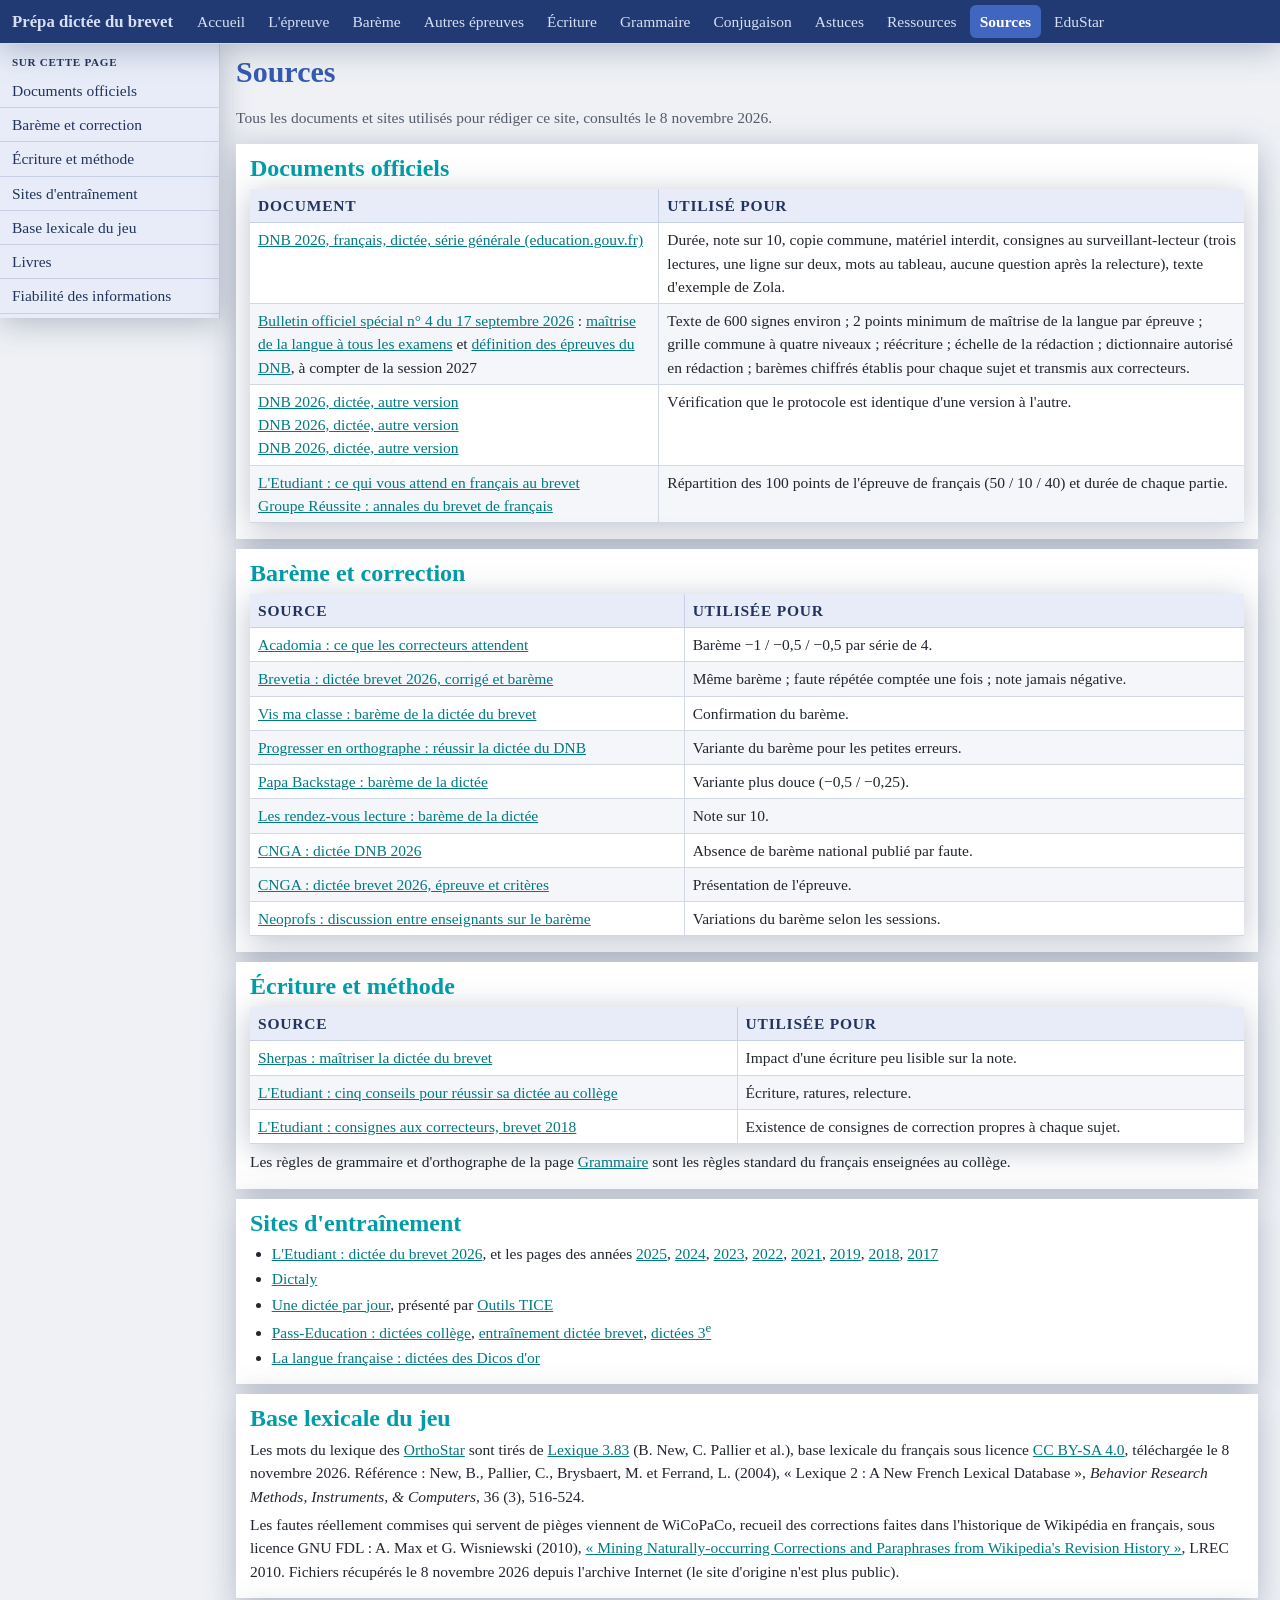
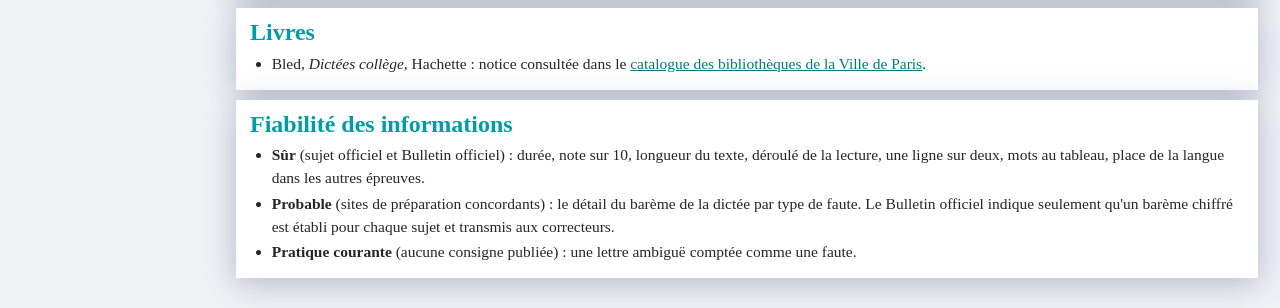
<file: sources.html>
<!doctype html>
<html lang="fr">
<head>
<meta charset="utf-8">
<meta name="viewport" content="width=device-width, initial-scale=1">
<title>Sources du site</title>
<link rel="stylesheet" href="style.css">
</head>
<body>
<nav class="nav">
  <a class="brand" href="index.html">Prépa dictée du brevet</a>
  <ul>
    <li><a class="item" href="index.html">Accueil</a></li>
    <li><a class="item" href="epreuve.html">L'épreuve</a></li>
    <li><a class="item" href="bareme.html">Barème</a></li>
    <li><a class="item" href="orthographe.html">Autres épreuves</a></li>
    <li><a class="item" href="ecriture.html">Écriture</a></li>
    <li><a class="item" href="grammaire.html">Grammaire</a></li>
    <li><a class="item" href="conjugaison.html">Conjugaison</a></li>
    <li><a class="item" href="astuces.html">Astuces</a></li>
    <li><a class="item" href="ressources.html">Ressources</a></li>
    <li><a class="item on" href="sources.html">Sources</a></li>
    <li><a class="item" href="../edustar/index.html">EduStar</a></li>
  </ul>
</nav>
<div class="layout">
<aside class="side">
  <div class="side-label">Sur cette page</div>
  <a href="#officiel">Documents officiels</a>
  <a href="#bareme">Barème et correction</a>
  <a href="#ecriture">Écriture et méthode</a>
  <a href="#entrainement">Sites d'entraînement</a>
  <a href="#lexique">Base lexicale du jeu</a>
  <a href="#livres">Livres</a>
  <a href="#fiabilite">Fiabilité des informations</a>
</aside>
<main>
  <h1>Sources</h1>
  <p class="lead">Tous les documents et sites utilisés pour rédiger ce site, consultés le 8 novembre 2026.</p>

  <section class="card" id="officiel">
    <h2>Documents officiels</h2>
    <div class="tablewrap"><table>
      <thead><tr><th>Document</th><th>Utilisé pour</th></tr></thead>
      <tbody>
        <tr><td><a href="https://www.education.gouv.fr/sites/default/files/document/diplome-national-du-brevet-2026-francais-dictee-serie-generale-518117.pdf">DNB 2026, français, dictée, série générale (education.gouv.fr)</a></td><td>Durée, note sur 10, copie commune, matériel interdit, consignes au surveillant-lecteur (trois lectures, une ligne sur deux, mots au tableau, aucune question après la relecture), texte d'exemple de Zola.</td></tr>
        <tr><td><a href="https://www.education.gouv.fr/sites/default/files/document/20260917boenjsspe4pdf-520753.pdf">Bulletin officiel spécial n° 4 du 17 septembre 2026</a> : <a href="https://www.education.gouv.fr/bo/2026/Special4/MENE2623195N">maîtrise de la langue à tous les examens</a> et <a href="https://www.education.gouv.fr/bo/2026/Hebdo4/MENE2623228N">définition des épreuves du DNB</a>, à compter de la session 2027</td><td>Texte de 600 signes environ ; 2 points minimum de maîtrise de la langue par épreuve ; grille commune à quatre niveaux ; réécriture ; échelle de la rédaction ; dictionnaire autorisé en rédaction ; barèmes chiffrés établis pour chaque sujet et transmis aux correcteurs.</td></tr>
        <tr><td><a href="https://www.education.gouv.fr/sites/default/files/document/diplome-national-du-brevet-2026-francais-dictee-serie-generale-518393.pdf">DNB 2026, dictée, autre version</a><br><a href="https://www.education.gouv.fr/sites/default/files/document/diplome-national-du-brevet-2026-francais-dictee-serie-generale-516977.pdf">DNB 2026, dictée, autre version</a><br><a href="https://www.education.gouv.fr/sites/default/files/document/diplome-national-du-brevet-2026-francais-dictee-serie-generale-517541.pdf">DNB 2026, dictée, autre version</a></td><td>Vérification que le protocole est identique d'une version à l'autre.</td></tr>
        <tr><td><a href="https://www.letudiant.fr/college/brevet/brevet-2018-ce-qui-vous-attend-en-francais.html">L'Etudiant : ce qui vous attend en français au brevet</a><br><a href="https://groupe-reussite.fr/ressources/annales-brevet-francais/">Groupe Réussite : annales du brevet de français</a></td><td>Répartition des 100 points de l'épreuve de français (50 / 10 / 40) et durée de chaque partie.</td></tr>
      </tbody>
    </table></div>
  </section>

  <section class="card" id="bareme">
    <h2>Barème et correction</h2>
    <div class="tablewrap"><table>
      <thead><tr><th>Source</th><th>Utilisée pour</th></tr></thead>
      <tbody>
        <tr><td><a href="https://www.acadomia.fr/actualite/dictee-brevet-preparation-attentes-correcteurs/">Acadomia : ce que les correcteurs attendent</a></td><td>Barème −1 / −0,5 / −0,5 par série de 4.</td></tr>
        <tr><td><a href="https://brevetia.fr/dictee-brevet/2026/">Brevetia : dictée brevet 2026, corrigé et barème</a></td><td>Même barème ; faute répétée comptée une fois ; note jamais négative.</td></tr>
        <tr><td><a href="https://vis-ma-classe.fr/blog/bareme-dictee-brevet-fautes-prioritaires/">Vis ma classe : barème de la dictée du brevet</a></td><td>Confirmation du barème.</td></tr>
        <tr><td><a href="https://www.progresser-en-orthographe.com/reussir-la-dictee-au-dnb-cest-facile/">Progresser en orthographe : réussir la dictée du DNB</a></td><td>Variante du barème pour les petites erreurs.</td></tr>
        <tr><td><a href="https://www.papa-backstage.fr/bareme-dictee-brevet/">Papa Backstage : barème de la dictée</a></td><td>Variante plus douce (−0,5 / −0,25).</td></tr>
        <tr><td><a href="https://www.lesrendezvouslecture.com/bareme-dictee-brevet/">Les rendez-vous lecture : barème de la dictée</a></td><td>Note sur 10.</td></tr>
        <tr><td><a href="https://cnga.fr/dictee-dnb-2026/">CNGA : dictée DNB 2026</a></td><td>Absence de barème national publié par faute.</td></tr>
        <tr><td><a href="https://cnga.fr/brevet-2026-dictee/">CNGA : dictée brevet 2026, épreuve et critères</a></td><td>Présentation de l'épreuve.</td></tr>
        <tr><td><a href="https://www.neoprofs.org/t107089-bareme-dictee-nouveau-brevet">Neoprofs : discussion entre enseignants sur le barème</a></td><td>Variations du barème selon les sessions.</td></tr>
      </tbody>
    </table></div>
  </section>

  <section class="card" id="ecriture">
    <h2>Écriture et méthode</h2>
    <div class="tablewrap"><table>
      <thead><tr><th>Source</th><th>Utilisée pour</th></tr></thead>
      <tbody>
        <tr><td><a href="https://sherpas.com/blog/dictee-brevet/">Sherpas : maîtriser la dictée du brevet</a></td><td>Impact d'une écriture peu lisible sur la note.</td></tr>
        <tr><td><a href="https://www.letudiant.fr/college/cinq-conseils-pour-reussir-sa-dictee-au-college.html">L'Etudiant : cinq conseils pour réussir sa dictée au collège</a></td><td>Écriture, ratures, relecture.</td></tr>
        <tr><td><a href="https://www.letudiant.fr/college/brevet/brevet-2018-les-correcteurs-vont-etre-souples-pour-la-dictee-de-francais.html">L'Etudiant : consignes aux correcteurs, brevet 2018</a></td><td>Existence de consignes de correction propres à chaque sujet.</td></tr>
      </tbody>
    </table></div>
    <p>Les règles de grammaire et d'orthographe de la page <a href="grammaire.html">Grammaire</a> sont les règles standard du français enseignées au collège.</p>
  </section>

  <section class="card" id="entrainement">
    <h2>Sites d'entraînement</h2>
    <ul>
      <li><a href="https://www.letudiant.fr/college/brevet/dictee-du-brevet-2026-sujet-entrainement-et-correction.html">L'Etudiant : dictée du brevet 2026</a>, et les pages des années <a href="https://www.letudiant.fr/college/brevet/dictee-du-brevet-2025-dnb-sujet-entrainement-et-correction.html">2025</a>, <a href="https://www.letudiant.fr/college/brevet/dictee-du-brevet-2024-sentrainer-avec-le-sujet.html">2024</a>, <a href="https://www.letudiant.fr/college/brevet/sentrainer-a-la-dictee-du-brevet-avec-le-sujet-de-2023.html">2023</a>, <a href="https://www.letudiant.fr/college/brevet/s-entrainer-a-la-dictee-du-brevet-avec-le-sujet-de-2022.html">2022</a>, <a href="https://www.letudiant.fr/college/brevet/dictee-du-brevet-des-colleges-entrainez-vous-avec-le-sujet-2021.html">2021</a>, <a href="https://www.letudiant.fr/college/brevet/brevet-des-colleges-s-entrainer-a-la-dictee-avec-le-sujet-2019.html">2019</a>, <a href="https://www.letudiant.fr/college/brevet/entrainez-vous-a-l-epreuve-de-dictee-du-brevet-des-colleges-avec-le-sujet-2018.html">2018</a>, <a href="https://www.letudiant.fr/college/brevet/dictee-du-brevet-entrainez-vous-avec-le-sujet-2017.html">2017</a></li>
      <li><a href="https://www.dictaly.com">Dictaly</a></li>
      <li><a href="https://unedicteeparjour.fr/">Une dictée par jour</a>, présenté par <a href="https://outilstice.com/en/une-dictee-par-jour-des-dictees-en-ligne-pour-ameliorer-lorthographe/">Outils TICE</a></li>
      <li><a href="https://www.pass-education.fr/exo-exercice-dictees-entrainement-au-brevet-brevet-des-colleges-dnb-annales-et-revisions-college/">Pass-Education : dictées collège</a>, <a href="https://www.pass-education.fr/exo-exercice-entrainement-dictee-brevet-orthographe-francais-college/">entraînement dictée brevet</a>, <a href="https://www.pass-education.fr/exo-exercice-dictees-entrainement-au-brevet-brevet-des-colleges-dnb-annales-et-revisions-3eme/">dictées 3<sup>e</sup></a></li>
      <li><a href="https://www.lalanguefrancaise.com/dicosdor">La langue française : dictées des Dicos d'or</a></li>
    </ul>
  </section>

  <section class="card" id="lexique">
    <h2>Base lexicale du jeu</h2>
    <p>Les mots du lexique des <a href="../orthostar/index.html">OrthoStar</a> sont tirés de <a href="http://www.lexique.org">Lexique 3.83</a> (B. New, C. Pallier et al.), base lexicale du français sous licence <a href="https://creativecommons.org/licenses/by-sa/4.0/deed.fr">CC BY-SA 4.0</a>, téléchargée le 8 novembre 2026. Référence : New, B., Pallier, C., Brysbaert, M. et Ferrand, L. (2004), « Lexique 2 : A New French Lexical Database », <em>Behavior Research Methods, Instruments, &amp; Computers</em>, 36 (3), 516-524.</p>
    <p>Les fautes réellement commises qui servent de pièges viennent de WiCoPaCo, recueil des corrections faites dans l'historique de Wikipédia en français, sous licence GNU FDL : A. Max et G. Wisniewski (2010), <a href="https://aclanthology.org/L10-1571/">« Mining Naturally-occurring Corrections and Paraphrases from Wikipedia's Revision History »</a>, LREC 2010. Fichiers récupérés le 8 novembre 2026 depuis l'archive Internet (le site d'origine n'est plus public).</p>
  </section>

  <section class="card" id="livres">
    <h2>Livres</h2>
    <ul>
      <li>Bled, <em>Dictées collège</em>, Hachette : notice consultée dans le <a href="https://bibliotheques.paris.fr/2023/doc/SYRACUSE/1424874">catalogue des bibliothèques de la Ville de Paris</a>.</li>
    </ul>
  </section>

  <section class="card" id="fiabilite">
    <h2>Fiabilité des informations</h2>
    <ul>
      <li><strong>Sûr</strong> (sujet officiel et Bulletin officiel) : durée, note sur 10, longueur du texte, déroulé de la lecture, une ligne sur deux, mots au tableau, place de la langue dans les autres épreuves.</li>
      <li><strong>Probable</strong> (sites de préparation concordants) : le détail du barème de la dictée par type de faute. Le Bulletin officiel indique seulement qu'un barème chiffré est établi pour chaque sujet et transmis aux correcteurs.</li>
      <li><strong>Pratique courante</strong> (aucune consigne publiée) : une lettre ambiguë comptée comme une faute.</li>
    </ul>
  </section>
</main>
</div>
</body>
</html>
</file>
<file: style.css>
/* Prépa dictée — feuille de style commune */
:root{
  --accent:#345AB2; --c1:#009DA8; --c2:#2A9F56; --c3:#F86F32; --c4:#FB9E4E;

  --h1:var(--accent); --h2:var(--c1); --h3:var(--c2); --h4:#d4561d; --h5:#c26a17; --h6:#2b2f3a;
  --h1-soft:hsl(222 55% 94%); --h2-soft:hsl(184 70% 93%); --h3-soft:hsl(142 45% 93%);
  --h4-soft:hsl(18 90% 94%); --h5-soft:hsl(28 95% 94%);
  --link:#007a83;

  --bg:hsl(222 25% 95%); --surface:#fff; --surface2:hsl(222 30% 97%);
  --text:#22262f; --muted:#555c6b; --border:hsl(222 25% 86%);

  --nav-bg:hsl(222 55% 29%); --nav-text:hsl(222 60% 90%);
  --nav-hover:hsl(222 50% 38%); --nav-on:hsl(222 50% 50%); --nav-on-text:#fff;

  --side-bg:hsl(222 55% 94%); --side-text:hsl(222 45% 25%);
  --side-hover:hsl(222 50% 87%); --side-on:hsl(222 50% 78%); --side-on-text:hsl(222 60% 14%);
  --side-border:hsl(222 35% 84%);

  --field-grad:linear-gradient(135deg, hsl(142 35% 95%), hsl(142 30% 99%));
  --shadow:drop-shadow(0 5px 16px hsl(222 40% 25% / .3));
  --card-border:none;

  --fh:"Palatino Linotype", Palatino, "Book Antiqua", serif;
  --fb:Georgia, "Iowan Old Style", Charter, serif;
  --base:15.5px;
  --s-h1:30px; --s-h2:24px; --s-h3:19px; --s-h4:17.5px; --s-h5:16.5px; --s-h6:15.5px;
  --r-small:6px;
}
@media (prefers-color-scheme:dark){
  :root:not([data-theme="light"]){
    --h1:hsl(222 55% 70%); --h2:hsl(184 90% 43%); --h3:hsl(142 58% 46%);
    --h4:hsl(18 68% 54%); --h5:hsl(28 90% 57%); --h6:#d6d9e0;
    --h1-soft:hsl(222 30% 18%); --h2-soft:hsl(184 40% 14%); --h3-soft:hsl(142 30% 14%);
    --h4-soft:hsl(18 35% 15%); --h5-soft:hsl(28 35% 15%);
    --link:hsl(184 70% 55%);
    --bg:hsl(0 0% 4%); --surface:hsl(0 0% 12%); --surface2:hsl(0 0% 9%);
    --text:#e4e6eb; --muted:#a7adba; --border:hsl(222 55% 80% / .35);
    --nav-bg:hsl(0 0% 4%); --nav-text:hsl(222 55% 80%);
    --nav-hover:hsl(0 0% 14%); --nav-on:hsl(0 0% 20%); --nav-on-text:#fff;
    --side-bg:hsl(0 0% 4%); --side-text:hsl(222 55% 80%);
    --side-hover:hsl(0 0% 14%); --side-on:hsl(0 0% 20%); --side-on-text:#fff;
    --side-border:hsl(222 55% 80% / .35);
    --field-grad:linear-gradient(135deg, hsl(142 15% 14%), hsl(142 15% 19%));
    --shadow:none; --card-border:1px solid var(--border);
  }
}

*{box-sizing:border-box;}
html{font-size:var(--base);}
body{margin:0; background:var(--bg); color:var(--text); font-family:var(--fb); line-height:1.5;}
a{color:var(--link);}
h1,h2,h3,h4,h5,h6{font-family:var(--fh); font-weight:700; line-height:1.2; margin:0; text-wrap:balance;}
h1{font-size:var(--s-h1); color:var(--h1);}
h2{font-size:var(--s-h2); color:var(--h2);}
h3{font-size:var(--s-h3); color:var(--h3); text-transform:uppercase; letter-spacing:.04em;}
h4{font-size:var(--s-h4); color:var(--h4); text-transform:uppercase; letter-spacing:.04em;}
h5{font-size:var(--s-h5); color:var(--h5); text-transform:uppercase; letter-spacing:.04em;}
h6{font-size:var(--s-h6); color:var(--h6); text-transform:uppercase; letter-spacing:.04em;}
p{margin:.35em 0;}
ul,ol{margin:.3em 0; padding-left:1.4em;}
li{margin:.12em 0;}

/* Barre du haut */
.nav{position:sticky; top:0; z-index:10; background:var(--nav-bg); filter:var(--shadow);
  border-bottom:1px solid var(--border); display:flex; align-items:center; gap:14px; padding:5px 12px; flex-wrap:wrap;}
.brand{font-family:var(--fh); font-weight:700; color:var(--nav-text); text-decoration:none; font-size:1.08em;}
.nav ul{list-style:none; display:flex; flex-wrap:wrap; gap:3px; margin:0; padding:0;}
.nav li{margin:0;}
.nav a.item{display:block; padding:5px 10px; color:var(--nav-text); text-decoration:none; border-radius:var(--r-small);}
.nav a.item:hover{background:var(--nav-hover);}
.nav a.item.on{background:var(--nav-on); color:var(--nav-on-text); font-weight:700;}

/* Mise en page */
.layout{display:flex; align-items:flex-start; gap:2px;}
.side{position:sticky; top:42px; width:220px; flex:none; background:var(--side-bg); filter:var(--shadow);
  border-right:1px solid var(--side-border); max-height:calc(100vh - 42px); overflow-y:auto; padding:4px 0;}
.side-label{padding:6px 12px 3px; font-size:.72em; font-weight:700; text-transform:uppercase; letter-spacing:.06em; color:var(--side-text);}
.side a{display:block; padding:5px 12px; color:var(--side-text); text-decoration:none; border-bottom:1px solid var(--side-border);}
.side a:hover{background:var(--side-hover);}
.side a.on{background:var(--side-on); color:var(--side-on-text); font-weight:700;}
main{flex:1; min-width:0; padding:10px 14px 30px; display:flex; flex-direction:column; gap:10px; max-width:1050px;}
.lead{color:var(--muted); max-width:75ch;}
@media (max-width:820px){ .side{display:none;} main{padding:10px 16px 30px;} }

/* Blocs */
section.card, .card{background:var(--surface); padding:10px 14px; filter:var(--shadow); border:var(--card-border);
  border-radius:0; scroll-margin-top:50px;}
.card > h2{margin-bottom:4px;}
.card h3{margin:10px 0 3px;}
.card h4{margin:8px 0 2px;}
.grid{display:grid; grid-template-columns:repeat(auto-fit, minmax(210px,1fr)); gap:8px;}
.grid .card{padding:8px 12px;}
.stat .big{font-family:var(--fh); font-size:var(--s-h1); font-weight:700; color:var(--h1); line-height:1.1;}
.stat:nth-child(2) .big{color:var(--h2);} .stat:nth-child(3) .big{color:var(--h3);}
.stat:nth-child(4) .big{color:var(--h4);}

.note{border-left:4px solid var(--h4); background:var(--h4-soft); padding:6px 10px; margin:6px 0;}
.tip{border-left:4px solid var(--h3); background:var(--h3-soft); padding:6px 10px; margin:6px 0;}
.info{border-left:4px solid var(--h1); background:var(--h1-soft); padding:6px 10px; margin:6px 0;}
.ex{font-style:italic;}
.ok{color:var(--h3); font-weight:700;} .ko{color:var(--h4); font-weight:700; text-decoration:line-through;}
mark{background:var(--h5-soft); color:inherit; padding:0 2px; font-weight:700;}

.tag{display:inline-block; padding:1px 9px; border-radius:10px; background:var(--h1-soft); color:var(--h1);
  font-weight:700; white-space:nowrap;}
.tag.oral{background:var(--h2-soft); color:var(--h2);}
.tag.ecrit{background:var(--h5-soft); color:var(--h5);}
.tag.livre{background:var(--h4-soft); color:var(--h4);}

/* Tableaux */
.tablewrap{overflow-x:auto; filter:var(--shadow); margin:6px 0;}
table{width:100%; border-collapse:collapse; background:var(--surface); border:var(--card-border);}
th{text-align:left; text-transform:uppercase; letter-spacing:.05em; background:var(--side-bg); color:var(--side-text);
  padding:5px 8px; border-bottom:1px solid var(--side-border); border-right:1px solid var(--side-border);}
td{padding:5px 8px; border-bottom:1px solid var(--border); border-right:1px solid var(--border); color:var(--text); vertical-align:top;}
th:last-child, td:last-child{border-right:none;}
tbody tr:nth-child(even) td{background:var(--surface2);}

/* Étapes numérotées */
.steps{list-style:none; padding:0; margin:6px 0; counter-reset:s;}
.steps li{counter-increment:s; display:flex; gap:10px; padding:5px 6px; margin:0;}
.steps li:nth-child(even){background:var(--surface2);}
.steps li::before{content:counter(s); flex:none; width:23px; height:23px; border-radius:50%; display:flex;
  align-items:center; justify-content:center; font-weight:700; background:var(--h1-soft); color:var(--h1);}

/* Texte de dictée */
.dictee{background:var(--h5-soft); padding:10px 14px; font-size:1em; line-height:1.9; text-indent:1.5em;}
.dictee p{margin:0 0 .4em;}

/* Formulaire / calculateur */
.calc{display:grid; grid-template-columns:repeat(auto-fit, minmax(260px,1fr)); gap:10px;}
.player{background:var(--surface2); padding:8px 12px; border:1px solid var(--border);}
.player label{display:flex; justify-content:space-between; align-items:center; gap:8px; margin:4px 0;}
.player input{width:90px; padding:5px 7px; border:1px solid var(--border); border-radius:var(--r-small);
  background:var(--field-grad); color:var(--text); font:inherit;}
.player input.name{width:100%;}
.player select{padding:5px 7px; border:1px solid var(--border); border-radius:var(--r-small);
  background:var(--field-grad); color:var(--text); font:inherit; cursor:pointer;}
.score{font-family:var(--fh); font-size:var(--s-h2); font-weight:700; color:var(--h1);}
.winner{margin-top:6px; font-weight:700; color:var(--h3);}
.btn{font:inherit; padding:6px 14px; border:none; border-radius:var(--r-small); cursor:pointer; filter:var(--shadow);
  transition:filter .15s ease, transform .15s ease;}
.btn:hover{filter:var(--shadow) brightness(.92); transform:translateY(-1px);}
.btn.reset{background:var(--h4); color:#fff;}
@media (prefers-reduced-motion:reduce){ .btn{transition:none;} .btn:hover{transform:none;} }

footer{color:var(--muted); padding:4px 0;}
</file>
